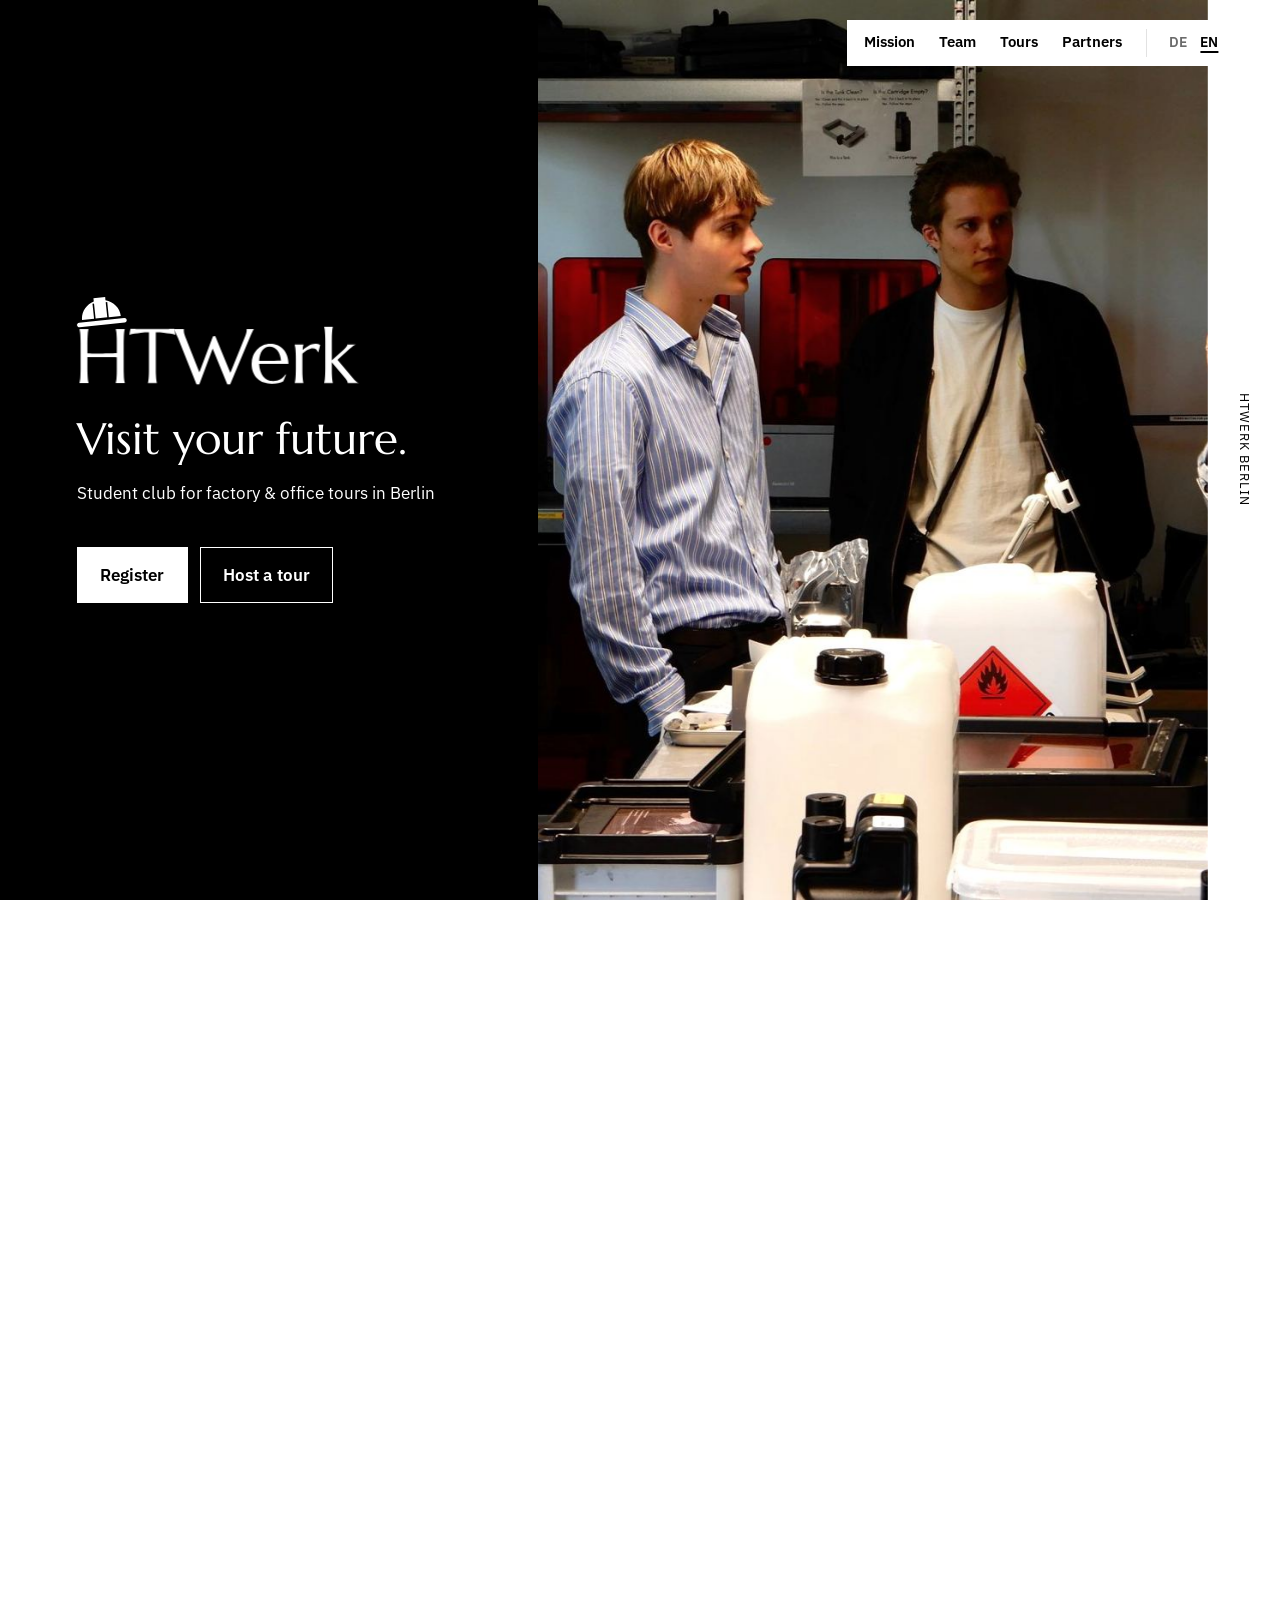
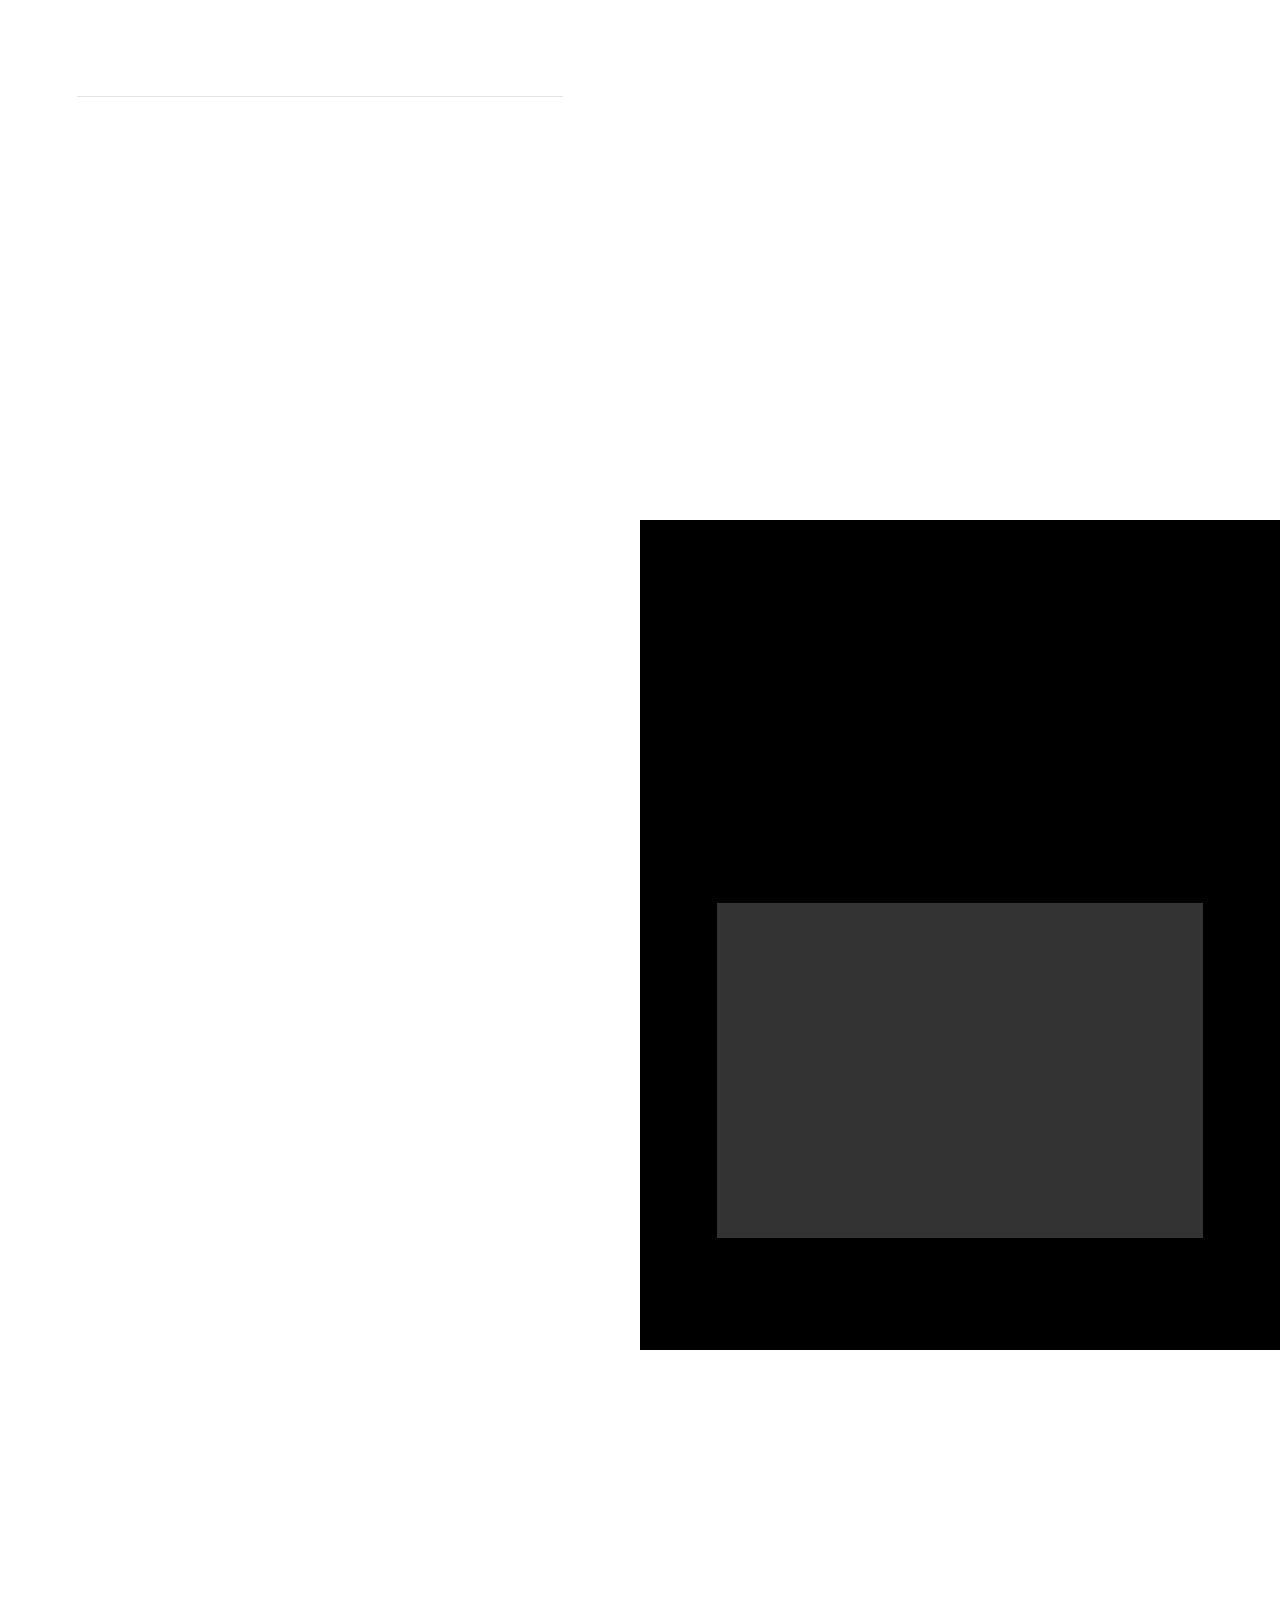
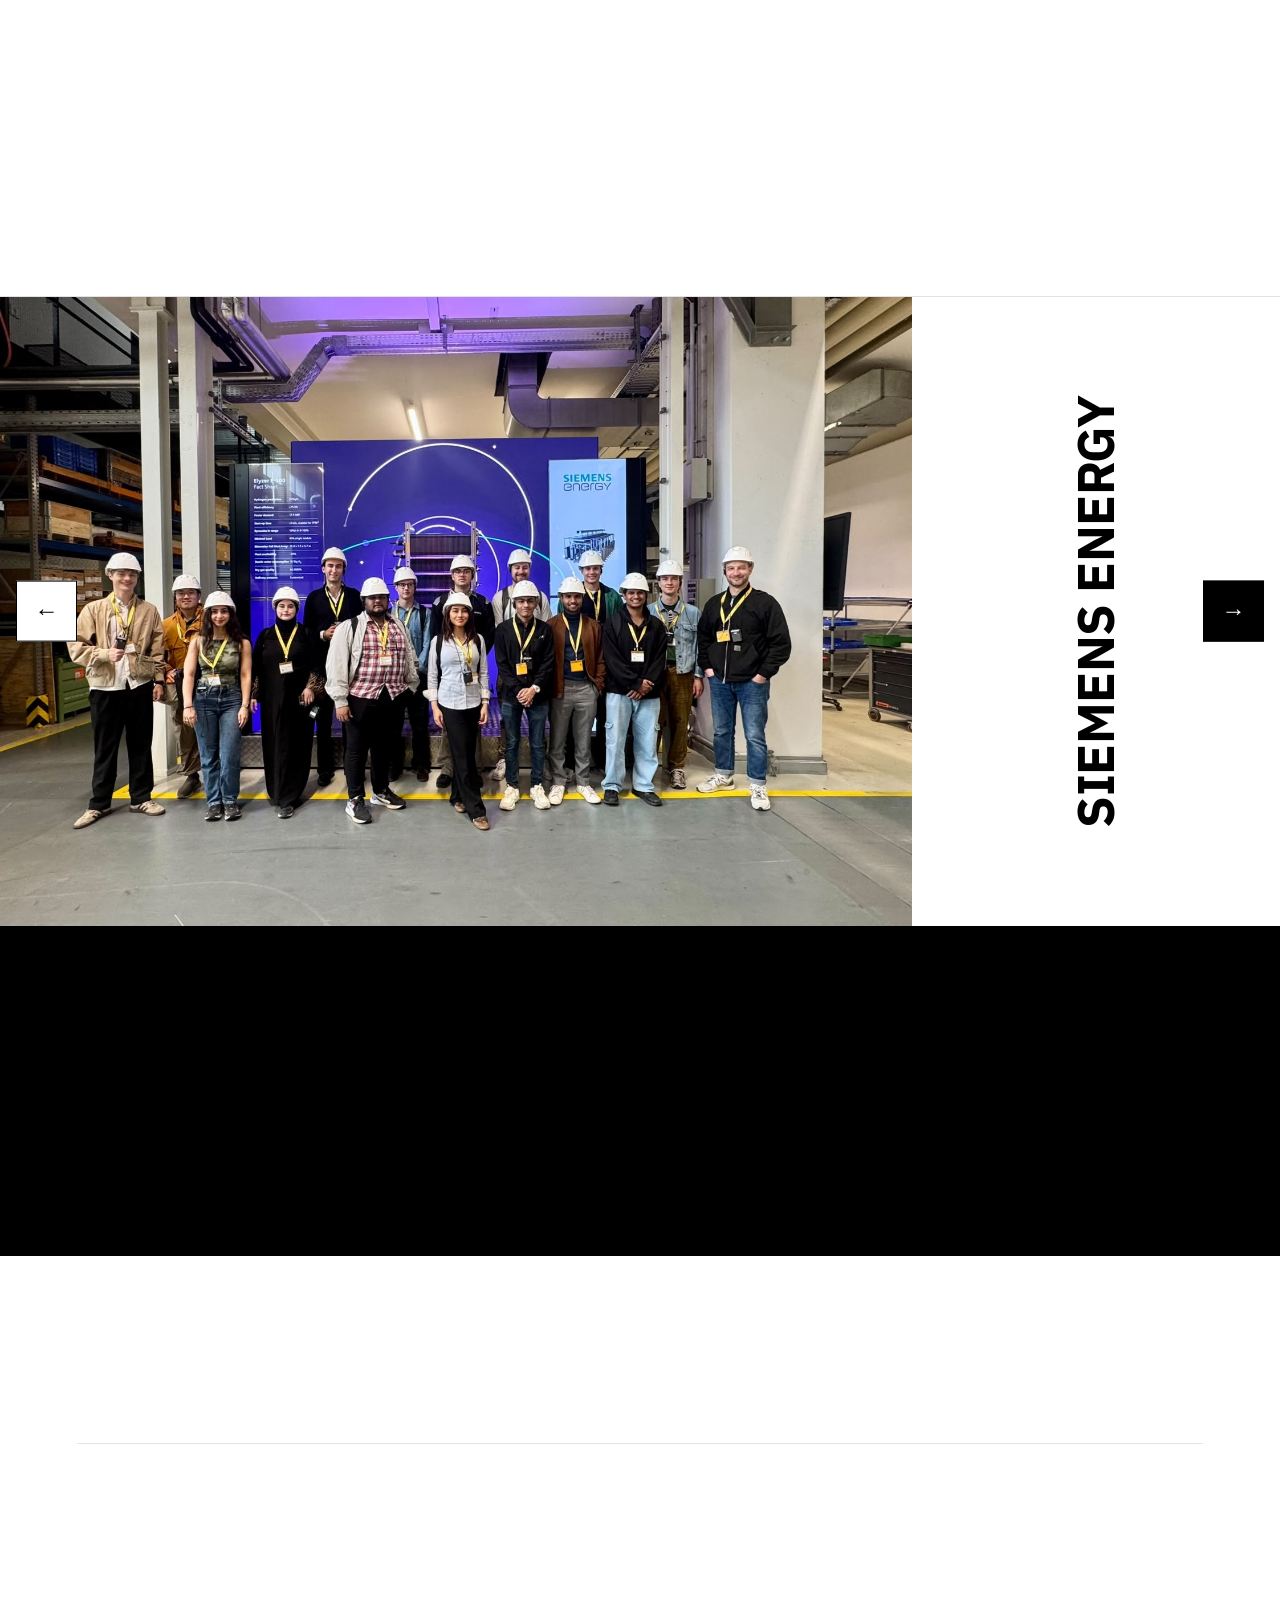
<file: index.html>
<!DOCTYPE html>
<html lang="en" data-title-en="HTWerk – Student club for factory &amp; office tours" data-title-de="HTWerk – Studentische Initiative für Werks- und Unternehmensbesuche">
<head>
<meta charset="utf-8">
<meta name="viewport" content="width=device-width, initial-scale=1">
<title>HTWerk – Student club for factory &amp; office tours</title>
<script>/* Seiten-Animation: nur mit JavaScript und ohne „reduzierte Bewegung“ werden Inhalte für das Einblenden versteckt */
if('IntersectionObserver' in window&&!matchMedia('(prefers-reduced-motion: reduce)').matches)document.documentElement.classList.add('anim')</script>
<script>
/* Sprache waehlen, bevor die Seite gezeichnet wird: ?lang= in der Adresse, sonst gespeicherte Wahl, sonst Browsersprache */
(function(){var l;try{l=localStorage.getItem('htwerk-lang')}catch(e){}var q=(location.search.match(/[?&]lang=(de|en)/)||[])[1];if(q)l=q;if(l!=='de'&&l!=='en')l=/^de/i.test(navigator.language||'')?'de':'en';document.documentElement.lang=l})();
</script>
<meta name="description" content="HTWerk connects Berlin's university students with leading companies in engineering, energy and manufacturing through curated factory and office tours.">
<link rel="canonical" href="https://htwerk.de/">
<link rel="alternate" hreflang="de" href="https://htwerk.de/?lang=de">
<link rel="alternate" hreflang="en" href="https://htwerk.de/?lang=en">
<link rel="alternate" hreflang="x-default" href="https://htwerk.de/">
<script type="application/ld+json">{"@context":"https://schema.org","@type":"Organization","name":"HTWerk","url":"https://htwerk.de/","logo":"https://htwerk.de/favicon.png","description":"Student initiative at HTW Berlin organising factory and office tours for Berlin university students.","sameAs":["https://www.linkedin.com/company/htwerk/"]}</script>
<link rel="icon" href="favicon.svg" type="image/svg+xml">
<link rel="icon" href="favicon.png" sizes="48x48" type="image/png">
<link rel="apple-touch-icon" href="apple-touch-icon.png">
<meta name="theme-color" content="#000000">
<meta property="og:type" content="website">
<meta property="og:site_name" content="HTWerk">
<meta property="og:title" content="HTWerk – Student club for factory &amp; office tours">
<meta property="og:description" content="HTWerk connects Berlin's university students with leading companies in engineering, energy and manufacturing through curated factory and office tours.">
<meta property="og:url" content="https://htwerk.de/">
<meta property="og:image" content="https://htwerk.de/images/og-image.jpg">
<meta property="og:image:width" content="1200">
<meta property="og:image:height" content="630">
<meta property="og:image:alt" content="HTWerk, student club for factory and office tours. Students talking with a Formlabs employee next to 3D-printing equipment.">
<meta name="twitter:card" content="summary_large_image">
<link rel="stylesheet" href="fonts/fonts.css">
<style>
:root{--black:#000;--white:#fff;--grey:#6B6B6B;--line:#E2E2E2}
*{box-sizing:border-box}
html{scroll-behavior:smooth}
body{margin:0;background:var(--white);color:var(--black);font:400 1.0625rem/1.6 "IBM Plex Sans","Helvetica Neue",Arial,sans-serif}
img{display:block;max-width:100%}
a{color:inherit}
:focus-visible{outline:3px solid currentColor;outline-offset:3px}
h1,h2,h3,.serif{font-family:"Marcellus","Optima",Georgia,serif;font-weight:400;letter-spacing:-.01em}
html[lang="en"] [lang="de"],html[lang="de"] [lang="en"]{display:none}
.inner{padding-left:clamp(1.25rem,6vw,6.5rem);padding-right:clamp(1.25rem,6vw,6.5rem)}
.vh{position:absolute;width:1px;height:1px;overflow:hidden;clip-path:inset(50%);white-space:nowrap}
.dark{background:var(--black);color:var(--white)}
h2{font-size:clamp(2.4rem,5vw,4.2rem);line-height:1.05;margin:0 0 2rem;max-width:18ch}

/* header */
header{position:absolute;top:0;left:0;right:0;z-index:5;display:flex;justify-content:flex-end;padding:1.25rem clamp(1.25rem,3vw,2.5rem)}
nav{display:flex;align-items:center;gap:1.5rem;background:var(--white);padding:.55rem 1.1rem}
nav a{text-decoration:none;font-weight:600;font-size:.92rem;white-space:nowrap}
nav a:hover{text-decoration:underline}
.langsw{display:flex;border-left:1px solid var(--line);padding-left:1rem;gap:.15rem}
.langsw button{font:inherit;font-weight:600;font-size:.85rem;background:none;border:0;padding:.2rem .35rem;cursor:pointer;color:var(--grey)}
.langsw button[aria-pressed="true"]{color:var(--black);text-decoration:underline;text-underline-offset:4px;text-decoration-thickness:2px}

/* buttons */
.btns{display:flex;gap:.75rem;flex-wrap:wrap}
.btn{display:inline-block;padding:.85rem 1.4rem;font-weight:600;text-decoration:none;border:1.5px solid currentColor}
.btn:hover{opacity:.75}
.dark .btn.solid{background:var(--white);color:var(--black);border-color:var(--white)}
.btn.solid{background:var(--black);color:var(--white);border-color:var(--black)}

/* section label: 01 Mission */
.label{display:flex;align-items:center;gap:.9rem;font:600 .82rem/1 "IBM Plex Sans",Arial,sans-serif;letter-spacing:.14em;text-transform:uppercase;color:var(--grey);margin:0 0 1.5rem}
.label::before{content:attr(data-n)}
.label::after{content:"";width:2.5rem;height:1px;background:currentColor;order:-1;display:none}
.dark .label{color:#A8A8A8}
.split{display:grid;grid-template-columns:1fr 1fr}
.split>.text{padding:7rem clamp(1.25rem,6vw,6.5rem);display:flex;flex-direction:column;justify-content:center}
.split>.photo{position:relative;min-height:24rem}
.split>.photo img{position:absolute;inset:0;width:100%;height:100%;object-fit:cover}
.lead{font-size:1.1rem;max-width:34rem;margin:0 0 1.2rem}

/* hero */
.hero{grid-template-columns:42% 1fr 4.5rem;min-height:100vh}
.hero h1{margin:0 0 2rem;line-height:0}
.hero h1 svg{display:block;width:clamp(12rem,22vw,24rem);height:auto;fill:currentColor}
.statement{font-family:"Marcellus",Georgia,serif;font-size:clamp(2rem,3.4vw,3.1rem);line-height:1.1;margin:0 0 1rem;max-width:15ch}
.claim{opacity:.75;margin:0 0 2.5rem;max-width:28rem}
.side{display:flex;align-items:center;justify-content:center;background:var(--white)}
.side span{writing-mode:vertical-rl;font-size:.8rem;letter-spacing:.08em;white-space:nowrap}

/* 01 mission: three pillars */
.pillars{list-style:none;padding:0;margin:1.5rem 0 0;max-width:34rem;border-top:1px solid var(--line)}
.pillars li{display:grid;grid-template-columns:3rem 1fr;gap:.2rem 1rem;padding:1.1rem 0;border-bottom:1px solid var(--line)}
.pillars .n{font:600 .82rem/1.9 "IBM Plex Sans",Arial,sans-serif;letter-spacing:.14em;color:var(--grey);grid-row:span 2}
.pillars strong{font-size:1.1rem}
.pillars .d{color:var(--grey)}

/* 02 team: numbered cards */
.cards{display:grid;grid-template-columns:repeat(3,1fr);gap:1px;background:#333;border:1px solid #333;max-width:40rem}
.card{background:var(--black);padding:1.4rem 1.3rem;min-height:9rem;display:flex;flex-direction:column;justify-content:flex-end;gap:1rem}
.card .n{font:600 .78rem/1 "IBM Plex Sans",Arial,sans-serif;letter-spacing:.14em;color:#A8A8A8}
.card .who{font-family:"Marcellus",Georgia,serif;font-size:1.55rem;line-height:1.15;display:block}
.card .role{font-size:.92rem;color:#C8C8C8}
.card.lead-card{flex-direction:row;align-items:flex-end;justify-content:flex-start;gap:1rem;grid-column:1/-1}
.card.lead-card img{width:5.5rem;height:6.5rem;object-fit:cover;object-position:top}
.card.lead-card>div{display:flex;flex-direction:column;gap:.35rem}

/* 03 tours */
.tours{padding-top:7rem}
.tours-head{display:grid;grid-template-columns:1fr 1fr;gap:3rem;align-items:end;margin-bottom:3rem}
.featured{border:1.5px solid var(--black);padding:2rem}
.featured .tag{font:600 .78rem/1 "IBM Plex Sans",Arial,sans-serif;letter-spacing:.14em;text-transform:uppercase;color:var(--grey);margin:0 0 .9rem}
.featured h3{font-size:clamp(1.6rem,2.4vw,2.1rem);line-height:1.15;margin:0 0 .8rem}
.featured p{margin:0 0 1.5rem;max-width:32rem}
.season{display:flex;justify-content:space-between;align-items:baseline;gap:1rem;flex-wrap:wrap;border-top:1px solid var(--line);padding-top:1.5rem;padding-bottom:1.5rem}
.season h3{font-size:clamp(1.8rem,3vw,2.6rem);margin:0}
.season p{margin:0;font-family:"Marcellus",Georgia,serif;font-size:1.3rem;color:var(--grey)}

/* slider (Bisherige Besuche) */
.visit{display:grid;grid-template-columns:1fr 23rem;border-top:1px solid var(--line);text-decoration:none;color:inherit}
.visit .photo{position:relative;min-height:22rem}
.visit .photo img{position:absolute;inset:0;width:100%;height:100%;object-fit:cover;transition:opacity .2s}
.visit .name{display:flex;align-items:center;justify-content:center;padding:2rem}
.visit .name div{writing-mode:vertical-rl;transform:rotate(180deg)}
.visit h3{font-family:"IBM Plex Sans",Arial,sans-serif;font-weight:700;font-size:clamp(2.2rem,4vw,3.4rem);line-height:1;margin:0;text-transform:uppercase}
.visit p{margin:0 1rem 0 0;color:var(--grey);font-size:.95rem;text-decoration:underline;text-underline-offset:3px}
.visit:hover .photo img,.visit:focus-visible .photo img{opacity:.82}
.slider{position:relative}
.track{display:flex;overflow-x:auto;scroll-snap-type:x mandatory;scrollbar-width:none;overscroll-behavior-x:contain}
.track::-webkit-scrollbar{display:none}
.track>.visit{flex:0 0 100%;scroll-snap-align:start;min-height:70vh}
.slider-nav{display:flex;align-items:center;justify-content:space-between;gap:1rem;padding-top:1.25rem;padding-bottom:1.25rem;border-top:1px solid var(--line)}
.slider-nav .count{font:600 .85rem/1 "IBM Plex Sans",Arial,sans-serif;letter-spacing:.14em;color:var(--grey)}
.slider-nav .arrows{display:flex;gap:.6rem}
.sbtn{width:3.2rem;height:3.2rem;display:flex;align-items:center;justify-content:center;border:1.5px solid var(--black);background:var(--white);color:var(--black);font-size:1.3rem;line-height:1;cursor:pointer}
.sbtn:hover{background:var(--black);color:var(--white)}
.dots{display:flex;gap:.5rem}
.dots button{width:.6rem;height:.6rem;border-radius:50%;border:1.5px solid var(--black);background:none;padding:0;cursor:pointer}
.dots button[aria-current="true"]{background:var(--black)}

/* 04 partners */
.partners{padding:0}
.names{display:grid;grid-template-columns:repeat(4,1fr);gap:1px;background:var(--line);border:1px solid var(--line);margin:0 0 4rem}
.names a{background:var(--white);display:flex;align-items:center;justify-content:center;min-height:8rem;padding:1rem;text-align:center;font:700 clamp(1rem,1.6vw,1.3rem)/1.2 "IBM Plex Sans",Arial,sans-serif;text-transform:uppercase;letter-spacing:.02em;text-decoration:none}
.names a:hover{background:#F5F5F5}
.call{display:grid;grid-template-columns:1fr 1fr;gap:3rem;padding:4.5rem clamp(1.25rem,6vw,6.5rem)}
.call .tag{font:600 .78rem/1 "IBM Plex Sans",Arial,sans-serif;letter-spacing:.14em;text-transform:uppercase;color:#A8A8A8;margin:0 0 1rem}
.call h3{font-size:clamp(1.9rem,3vw,2.8rem);line-height:1.1;margin:0}
.call p{margin:0 0 1.75rem;max-width:32rem;color:#DDD}
.process-link{display:inline-block;margin-top:1.25rem;font-weight:600}

/* footer */
footer{padding-top:5rem;padding-bottom:2.5rem}
.closing{font-family:"Marcellus",Georgia,serif;font-size:clamp(1.9rem,3.6vw,3.2rem);line-height:1.12;margin:0 0 3.5rem;max-width:20ch}
.foot{display:grid;grid-template-columns:repeat(3,1fr);gap:2rem;border-top:1px solid var(--line);padding-top:2rem;padding-bottom:2rem}
.foot h4{font:600 .78rem/1 "IBM Plex Sans",Arial,sans-serif;letter-spacing:.14em;text-transform:uppercase;color:var(--grey);margin:0 0 .8rem}
.foot p{margin:0 0 .3rem}
.foot a{overflow-wrap:anywhere}
.legal{display:flex;justify-content:space-between;align-items:center;flex-wrap:wrap;gap:1rem;border-top:1px solid var(--line);padding-top:1.5rem;font-size:.9rem;color:var(--grey)}
.legal a{margin-right:1.25rem}
.mark{display:flex;align-items:center;gap:.7rem}
.mark svg{height:2.3rem;width:auto;fill:var(--black)}

@media (max-width:52rem){
  nav{gap:1rem;padding:.5rem .8rem}
  nav a{font-size:.85rem}
  .split,.hero{grid-template-columns:1fr;min-height:auto}
  .hero .side{display:none}
  .split>.text{padding-top:4.5rem;padding-bottom:4.5rem}
  .hero>.text{padding-top:7rem}
  .split>.photo{min-height:60vw}
  .tours,.partners{padding-top:4.5rem}
  .tours-head,.call,.foot{grid-template-columns:1fr;gap:1.5rem}
  .names{grid-template-columns:1fr 1fr}
  .visit{grid-template-columns:1fr}
  .track>.visit{min-height:auto}
  .visit .photo{min-height:70vw}
  .visit .name{justify-content:flex-start;padding:1.5rem 1.25rem 2.5rem}
  .visit .name div{writing-mode:horizontal-tb;transform:none}
}
@media (max-width:34rem){.cards{grid-template-columns:1fr}.card{min-height:auto}nav{gap:.85rem}.langsw{padding-left:.75rem}}
@media (max-width:23.5rem){nav a:nth-child(2){display:none}}
@media (prefers-reduced-motion:no-preference){.track{scroll-behavior:smooth}}
@media (prefers-reduced-motion:reduce){html{scroll-behavior:auto}}

/* Pfeile mittig über dem Slider: weiter zur nächsten Tour */
.sarrow{position:absolute;top:50%;transform:translateY(-50%);z-index:2;width:3.8rem;height:3.8rem;font-size:1.5rem}
.sarrow.prev{left:1rem}
.sarrow.next{right:1rem;background:var(--black);color:var(--white)}
.sarrow.next:hover{background:var(--white);color:var(--black)}
@media (max-width:52rem){.sarrow{top:35vw;width:3.2rem;height:3.2rem;font-size:1.3rem}.sarrow.prev{left:.6rem}.sarrow.next{right:.6rem}}
/* Logo-Animation (Helm): Startseite Helm landet auf dem H, Kopfzeile Helm lüpfen bei Hover, Fußzeile Helm wippt beim Reinscrollen */
.logo .helm{transform-box:view-box}
.hero h1 svg,.brand svg,.mark svg{overflow:visible}
.hero h1 .l{animation:lg-rise .7s cubic-bezier(.22,1,.36,1) both}
.hero h1 .l1{animation-delay:.05s}.hero h1 .l2{animation-delay:.12s}.hero h1 .l3{animation-delay:.19s}
.hero h1 .l4{animation-delay:.26s}.hero h1 .l5{animation-delay:.33s}.hero h1 .l6{animation-delay:.4s}
.hero h1 .helm{transform-origin:423px 437px;animation:lg-drop 1.3s .55s both}
.brand .helm{transform-origin:30px 480px;transition:transform .45s cubic-bezier(.34,1.56,.64,1)}
.brand:hover .helm,.brand:focus-visible .helm{transform:translateY(-140px) rotate(-18deg)}
.mark .helm{transform-origin:749px 706px}
.mark.is-in .helm{animation:lg-bob 1.1s .2s both}
@keyframes lg-rise{from{transform:translateY(320px);opacity:0}to{transform:none;opacity:1}}
@keyframes lg-drop{
  0%{transform:translateY(-1500px) rotate(-14deg);opacity:0;animation-timing-function:cubic-bezier(.5,0,.75,.35)}
  10%{opacity:1}
  45%{transform:translateY(0) rotate(0);animation-timing-function:ease-out}
  57%{transform:translateY(-50px) rotate(4deg);animation-timing-function:ease-in-out}
  71%{transform:translateY(0) rotate(-2deg)}
  85%{transform:rotate(.8deg)}
  100%{transform:none;opacity:1}}
@keyframes lg-bob{
  0%{transform:none;animation-timing-function:cubic-bezier(.2,.8,.3,1)}
  35%{transform:translateY(-420px) rotate(-10deg);animation-timing-function:cubic-bezier(.6,0,.9,.5)}
  62%{transform:none;animation-timing-function:ease-out}
  74%{transform:translateY(-60px) rotate(3deg);animation-timing-function:ease-in}
  86%,100%{transform:none}}
@media (prefers-reduced-motion:reduce){.hero h1 .l,.hero h1 .helm,.mark.is-in .helm{animation:none}.brand .helm{transition:none}}
/* Seiten-Animation: Titel nacheinander, Fotos öffnen sich wie ein Rolltor (von unten nach oben), Inhalte steigen beim Scrollen auf */
@keyframes pa-up{from{opacity:0;transform:translateY(26px)}to{opacity:1;transform:none}}
@keyframes pa-fade{from{opacity:0}to{opacity:1}}
@keyframes pa-down{from{opacity:0;transform:translateY(-14px)}to{opacity:1;transform:none}}
@keyframes pa-shutter{from{clip-path:inset(100% 0 0 0)}to{clip-path:inset(0 0 0 0)}}
@keyframes pa-zoom{from{transform:scale(1.14)}to{transform:none}}
@media (prefers-reduced-motion:no-preference){
  header nav{animation:pa-down .7s cubic-bezier(.22,1,.36,1) .2s both}
  .hero>.photo{overflow:hidden;animation:pa-shutter 1.25s cubic-bezier(.77,0,.18,1) .15s both}
  .hero>.photo img{animation:pa-zoom 2.6s cubic-bezier(.22,1,.36,1) .15s both}
  .hero>.side span{animation:pa-fade 1s ease 1.3s both}
  .hero>.text>:not(h1){animation:pa-up .8s cubic-bezier(.22,1,.36,1) both}
  .hero.co>.text>h1{animation:pa-up .8s cubic-bezier(.22,1,.36,1) .15s both}
  .hero>.text>:nth-child(2){animation-delay:.95s}
  .hero>.text>:nth-child(3){animation-delay:1.1s}
  .hero>.text>:nth-child(4){animation-delay:1.25s}
  .hero>.text>:nth-child(5){animation-delay:1.4s}
  .hero.co>.text>:nth-child(2){animation-delay:.3s}
  .hero.co>.text>:nth-child(3){animation-delay:.45s}
  .hero.co>.text>:nth-child(4){animation-delay:.6s}
  .hero.co>.text>:nth-child(5){animation-delay:.75s}
}
html.anim .rv{opacity:0;transform:translateY(28px);transition:opacity .8s cubic-bezier(.22,1,.36,1) var(--d,0s),transform .8s cubic-bezier(.22,1,.36,1) var(--d,0s)}
html.anim .rv.from-top{transform:translateY(-28px)}
html.anim .rv.in{opacity:1;transform:none}
html.anim .rv-photo{overflow:hidden}
html.anim .rv-photo img{clip-path:inset(100% 0 0 0);transform:scale(1.12);transform-origin:50% 100%;transition:clip-path 1.15s cubic-bezier(.77,0,.18,1) var(--d,0s),transform 1.9s cubic-bezier(.22,1,.36,1) var(--d,0s)}
html.anim .rv-photo.from-top img{clip-path:inset(0 0 100% 0);transform-origin:50% 0}
html.anim .rv-photo.in img{clip-path:inset(0 0 0 0);transform:none}
/* Buttons füllen sich beim Hover von links, Navigation mit wachsender Unterstreichung */
.btn{transition:box-shadow .38s cubic-bezier(.65,0,.35,1),color .38s cubic-bezier(.65,0,.35,1),transform .25s ease}
.btn:not(.solid):hover{opacity:1;box-shadow:inset 22rem 0 0 0 var(--black);color:var(--white)}
.dark .btn:not(.solid):hover{box-shadow:inset 22rem 0 0 0 var(--white);color:var(--black)}
.btn.solid:hover{opacity:1;transform:translateY(-2px)}
nav a{background:linear-gradient(currentColor,currentColor) 0 100%/0 2px no-repeat;padding-bottom:2px;transition:background-size .3s cubic-bezier(.65,0,.35,1)}
nav a:hover{text-decoration:none;background-size:100% 2px}
.sbtn{transition:background-color .25s,color .25s}
@media (prefers-reduced-motion:reduce){.btn,nav a,.sbtn{transition:none}.btn.solid:hover{transform:none}}
</style>
</head>
<body>

<header>
  <nav aria-label="Main">
    <a href="#mission">Mission</a>
    <a href="#team">Team</a>
    <a href="#touren"><span lang="en">Tours</span><span lang="de">Touren</span></a>
    <a href="#partner"><span lang="en">Partners</span><span lang="de">Partner</span></a>
    <span class="langsw" role="group" aria-label="Language / Sprache">
      <button type="button" data-setlang="de">DE</button><button type="button" data-setlang="en">EN</button>
    </span>
  </nav>
</header>

<main>
  <!-- Aufbau nach dem Vorbild von brisa-robotics.de: Titel, 01 Mission, 02 Team, 03 Touren, 04 Partner, Fußzeile mit Kontakt -->
  <section class="split hero">
    <div class="text dark">
      <h1><span class="vh">HTWerk</span><svg class="logo" viewBox="0 0 4799 1487" aria-hidden="true" focusable="false"><path class="l l1" d="M678 1027 c-17 -1 -38 -1 -64 -1 c-25 -1 -53 -1 -83 -1 c-31 -1 -62 -1 -95 -1 c-32 -1 -64 -1 -96 -1 c-31 0 -61 0 -89 0 c-28 1 -53 1 -74 2 v191 c0 36 1 68 2 95 c1 27 2 51 4 70 c1 20 3 36 6 50 c2 13 4 24 7 33 v3 h-154 v-3 c3 -9 5 -20 7 -33 c3 -14 5 -30 7 -50 c1 -19 3 -43 3 -70 c1 -27 2 -59 2 -95 v-418 c0 -36 -1 -68 -2 -95 c0 -27 -2 -51 -3 -71 c-2 -20 -4 -36 -7 -49 c-2 -14 -4 -25 -7 -34 v-2 h154 v2 c-3 9 -5 20 -7 34 c-3 13 -5 29 -6 49 c-2 20 -3 44 -4 71 c-1 27 -2 59 -2 95 v164 c23 1 48 2 76 2 c28 0 58 0 89 0 c30 0 62 -1 94 -1 c32 0 62 -1 92 -2 c30 0 58 -1 83 -2 c26 -1 49 -2 67 -2 v-159 c0 -36 0 -68 -1 -95 c-1 -27 -2 -51 -4 -71 c-1 -20 -3 -36 -6 -49 c-2 -14 -5 -25 -7 -34 v-2 h154 v2 c-3 9 -5 20 -8 34 c-2 13 -4 29 -6 49 c-1 20 -3 44 -3 71 c-1 27 -2 59 -2 95 v418 c0 36 1 68 2 95 c0 27 2 51 3 70 c2 20 4 36 6 50 c3 13 5 24 8 33 v3 h-154 v-3 c2 -9 5 -20 7 -33 c3 -14 5 -30 6 -50 c2 -19 3 -43 4 -70 c1 -27 1 -59 1 -95 Z "/><path class="l l2" d="M1226 603 c-50 0 -96 2 -137 7 c-40 4 -75 9 -105 14 c-34 7 -65 14 -92 21 l19 -103 c5 0 13 0 23 1 c10 0 22 1 34 1 c13 1 26 1 40 1 c14 0 27 0 40 1 c12 0 23 0 33 0 c9 1 16 1 21 1 h366 c4 0 11 0 21 -1 c9 0 20 0 33 0 c12 -1 25 -1 39 -1 c14 0 27 0 40 -1 c13 0 24 -1 34 -1 c11 -1 18 -1 23 -1 l19 103 c-27 -7 -58 -14 -92 -21 c-30 -5 -65 -10 -106 -14 c-40 -5 -86 -7 -136 -7 v613 c0 36 0 68 1 95 c2 27 3 51 4 70 c2 20 4 36 6 50 c2 13 5 24 7 33 v3 h-153 v-3 c3 -9 5 -20 7 -33 c2 -14 4 -30 6 -50 c2 -19 3 -43 4 -70 c1 -27 1 -59 1 -95 Z "/><path class="l l3" d="M2356 668 l257 623 l249 -612 c10 -25 17 -46 22 -64 c5 -17 7 -32 7 -45 c0 -3 0 -7 0 -11 c-1 -5 -1 -8 -2 -10 v-2 h127 v2 c-9 10 -18 25 -28 45 c-10 21 -22 46 -35 76 l-343 817 h-49 l-249 -606 l-228 606 h-48 l-314 -785 c-8 -18 -16 -36 -24 -53 c-8 -17 -15 -33 -22 -47 c-7 -13 -14 -25 -19 -34 c-6 -10 -10 -16 -13 -19 v-2 h178 v2 c-1 5 -2 9 -2 11 c0 3 0 6 0 9 c0 15 2 30 5 46 c4 17 10 36 19 59 l241 610 l231 -614 Z "/><path class="l l4" d="M3317 1478 c-48 0 -92 -7 -134 -22 c-41 -15 -77 -37 -108 -66 c-31 -29 -55 -65 -73 -107 c-17 -43 -26 -91 -26 -146 c0 -48 8 -93 24 -135 c16 -41 39 -77 67 -107 c29 -30 63 -54 101 -71 c38 -17 79 -26 124 -26 c44 0 85 8 122 23 c38 15 71 37 98 66 c28 29 50 65 66 107 c16 43 24 91 26 145 c-49 0 -97 -1 -145 -1 c-49 -1 -99 -1 -151 -1 c-37 0 -73 0 -109 1 c-35 0 -67 1 -95 1 c3 45 9 85 21 121 c11 36 27 67 47 92 c20 26 44 45 72 59 c29 14 61 20 97 20 c24 0 48 -3 70 -8 c22 -6 42 -14 60 -24 c18 -11 34 -23 48 -37 c14 -14 26 -29 36 -45 l8 4 l-48 114 c-23 12 -50 22 -83 31 c-32 8 -70 12 -115 12 Z M3232 1087 c42 0 85 0 128 0 c43 -1 82 -1 117 -3 c-4 -37 -11 -70 -21 -100 c-11 -29 -25 -54 -42 -75 c-16 -20 -36 -36 -59 -47 c-22 -11 -47 -17 -75 -17 c-24 0 -47 5 -68 16 c-21 11 -39 27 -54 47 c-16 21 -28 46 -37 76 c-10 30 -15 63 -17 102 c19 0 40 1 61 1 c21 0 44 0 67 0 Z "/><path class="l l5" d="M3729 1061 c0 -37 -1 -69 -2 -96 c-1 -27 -2 -50 -4 -70 c-1 -20 -3 -36 -6 -49 c-2 -14 -5 -25 -7 -34 v-2 h148 v2 c-3 10 -6 22 -9 36 c-2 14 -4 32 -5 55 c16 -14 32 -27 49 -39 c18 -13 35 -25 53 -34 c18 -10 36 -18 55 -24 c18 -6 37 -9 56 -9 c12 0 22 0 30 1 c9 2 16 3 23 5 c7 2 13 4 19 6 c5 3 11 5 16 7 l-32 123 l-10 -3 c-6 -19 -15 -34 -29 -45 c-14 -11 -34 -17 -58 -17 c-13 0 -27 2 -42 7 c-14 5 -29 11 -44 19 c-15 9 -30 18 -45 29 c-15 11 -29 23 -44 35 c0 12 -1 26 -1 40 c0 15 0 30 0 46 v166 c0 36 1 68 1 95 c1 27 3 51 4 70 c2 20 4 36 6 50 c2 13 5 24 7 33 v3 h-148 v-3 c2 -9 5 -20 7 -33 c3 -14 5 -30 6 -50 c2 -19 3 -43 4 -70 c1 -27 2 -59 2 -95 Z "/><path class="l l6" d="M4231 758 c0 -36 -1 -68 -2 -95 c-1 -27 -2 -50 -4 -70 c-1 -20 -3 -36 -6 -50 c-2 -13 -4 -24 -7 -33 v-2 h148 v2 c-2 9 -5 20 -7 33 c-2 14 -4 30 -6 50 c-1 20 -3 43 -4 70 c0 27 -1 59 -1 95 v320 l210 -188 c37 -32 55 -59 55 -80 h149 v2 c-11 4 -22 8 -32 13 c-10 6 -20 12 -30 19 c-10 8 -20 16 -31 25 c-11 9 -23 20 -36 31 l-188 171 l258 305 c8 10 16 19 25 29 c9 9 18 18 27 26 c9 8 18 16 26 22 c9 6 17 9 24 11 v3 h-186 c0 -11 -3 -23 -9 -35 c-6 -12 -16 -27 -31 -46 l-231 -274 v104 c0 36 1 68 1 95 c1 27 3 51 4 70 c2 20 4 36 6 50 c2 13 5 24 7 33 v3 h-148 v-3 c3 -9 5 -20 7 -33 c3 -14 5 -30 6 -50 c2 -19 3 -43 4 -70 c1 -27 2 -59 2 -95 Z "/><path class="helm" d="M745 323 l-204 21 l-27 -257 l-26 3 l27 257 l-199 21 l-27 -258 l-26 3 l27 258 l-205 21 c-14 -137 70 -264 200 -317 l-6 -54 l200 -21 l5 54 c138 25 247 131 261 269 Z M36 437 l767 -80 c22 -3 42 13 44 35 c3 22 -13 42 -35 44 l-768 81 c-22 2 -41 -14 -44 -36 c-2 -22 14 -41 36 -44 Z"/></svg></h1>
      <p class="statement"><span lang="en">Visit your future.</span><span lang="de">Besichtige deine Zukunft.</span></p>
      <p class="claim"><span lang="en">Student club for factory &amp; office tours in Berlin</span><span lang="de">Studentische Initiative für Werks- und Unternehmensbesuche in Berlin</span></p>
      <div class="btns">
        <a class="btn solid" href="#signup"><span lang="en">Register</span><span lang="de">Anmelden</span></a>
        <a class="btn" href="#partner"><span lang="en">Host a tour</span><span lang="de">Tour ausrichten</span></a>
      </div>
    </div>
    <div class="photo"><img fetchpriority="high" src="images/hero-formlabs.jpg" data-alt-de="Studierende im Gespräch mit einem Formlabs-Mitarbeiter neben 3D-Druckern" alt="Students talking with a Formlabs employee next to 3D-printing equipment"></div>
    <div class="side" aria-hidden="true"><span>HTWERK BERLIN</span></div>
  </section>

  <!-- 01 Mission -->
  <section class="split" id="mission">
    <div class="text" id="about">
      <p class="label" data-n="01"><span lang="en">Mission</span><span lang="de">Mission</span></p>
      <h2><span lang="en">Bringing students to where engineering happens.</span><span lang="de">Studierende dorthin bringen, wo Technik entsteht.</span></h2>
      <p class="lead"><span lang="en">Students spend years learning theory but rarely get to see inside the companies they want to work for.</span><span lang="de">Studierende lernen jahrelang Theorie, sehen die Unternehmen, für die sie später arbeiten wollen, aber selten von innen.</span></p>
      <p class="lead"><span lang="en">HTWerk closes that gap. We bring Berlin’s students to leading companies in engineering, energy and manufacturing, on tours that go beyond the standard campus recruiting pitch.</span><span lang="de">HTWerk schließt diese Lücke. Wir bringen Berliner Studierende zu führenden Unternehmen aus Technik, Energie und Fertigung, mit Touren, die über den üblichen Recruiting-Vortrag hinausgehen.</span></p>
      <p class="lead"><strong><span lang="en">Founded by students, for students.</span><span lang="de">Von Studierenden gegründet, für Studierende.</span></strong></p>
      <ol class="pillars">
        <li><span class="n">01</span><strong><span lang="en">See</span><span lang="de">Sehen</span></strong><span class="d"><span lang="en">Factories and offices from the inside, not just slides in a lecture hall.</span><span lang="de">Werke und Büros von innen, nicht nur Folien im Hörsaal.</span></span></li>
        <li><span class="n">02</span><strong><span lang="en">Ask</span><span lang="de">Fragen</span></strong><span class="d"><span lang="en">Conversations with the people who work there.</span><span lang="de">Gespräche mit den Menschen, die dort arbeiten.</span></span></li>
        <li><span class="n">03</span><strong><span lang="en">Connect</span><span lang="de">Vernetzen</span></strong><span class="d"><span lang="en">Contacts for internships, student jobs and first jobs.</span><span lang="de">Kontakte für Praktikum, Werkstudentenjob und Berufseinstieg.</span></span></li>
      </ol>
    </div>
    <div class="photo"><img loading="lazy" decoding="async" src="images/about-team.jpg" data-alt-de="Studierende stehen bei einem Unternehmensbesuch um einen Laptop" alt="Students gathered around a laptop during a company visit"></div>
  </section>

  <!-- 02 Team -->
  <section class="split" id="team">
    <div class="photo"><img loading="lazy" decoding="async" src="images/core-team.jpg" data-alt-de="Studierende und Gastgeber im Gespräch in einem Pausenraum" alt="Students and hosts talking in a dimly lit company break room"></div>
    <div class="text dark">
      <p class="label" data-n="02"><span lang="en">Team</span><span lang="de">Team</span></p>
      <h2><span lang="en">Founded by students, for students.</span><span lang="de">Von Studierenden für Studierende.</span></h2>
      <div class="cards">
        <div class="card lead-card"><img loading="lazy" decoding="async" src="images/founder.jpg" data-alt-de="Porträt von Linus Rüsseler" alt="Portrait of Linus Rüsseler"><div><span class="who">Linus Rüsseler</span><span class="role"><span lang="en">Founder, partnership management</span><span lang="de">Gründer, Partnermanagement</span></span></div></div>
        <div class="card"><div><span class="who">Timo Bange</span><span class="role"><span lang="en">Events &amp; outreach</span><span lang="de">Events &amp; Outreach</span></span></div></div>
        <div class="card"><div><span class="who">Stefanie Delarmente</span><span class="role"><span lang="en">Community management</span><span lang="de">Community-Management</span></span></div></div>
        <div class="card"><div><span class="who">Ren Nakamura</span><span class="role"><span lang="en">Photography and graphic design</span><span lang="de">Fotografie und Grafikdesign</span></span></div></div>
      </div>
    </div>
  </section>

  <!-- 03 Touren -->
  <section class="tours" id="touren">
    <div class="inner">
      <div class="tours-head">
        <div>
          <p class="label" data-n="03"><span lang="en">Tours</span><span lang="de">Touren</span></p>
          <h2 style="margin:0"><span lang="en">On the calendar</span><span lang="de">Auf dem Programm</span></h2>
        </div>
        <div class="featured" id="signup">
          <p class="tag"><span lang="en">Next tour</span><span lang="de">Nächste Tour</span></p>
          <h3><span lang="en">Join the next tour</span><span lang="de">Sei bei der nächsten Tour dabei</span></h3>
          <p><span lang="en">Upcoming tours with dates and places are listed on Luma, where you register.</span><span lang="de">Kommende Touren mit Termin und freien Plätzen stehen auf Luma, dort meldest du dich an.</span></p>
          <div class="btns">
            <!-- Link zur Anmeldung (Luma). Das ist die einzige Stelle: alle anderen "Join the next tour"-Buttons fuehren hierher. -->
            <a class="btn solid" href="https://luma.com/user/LinusRuesseler"><span lang="en">Register on Luma</span><span lang="de">Auf Luma anmelden</span></a>
            <a class="btn" href="https://www.linkedin.com/company/htwerk/"><span lang="en">Follow on LinkedIn</span><span lang="de">Auf LinkedIn folgen</span></a>
          </div>
        </div>
      </div>
    </div>
    <div class="season inner" id="visits">
      <h3><span lang="en">Past tours</span><span lang="de">Bisherige Touren</span></h3>
    </div>
    <!-- Bisherige Besuche als Slider. Neue Tour: weiteren <div class="visit"> in .track einfügen, die Pfeile laufen von selbst. -->
    <div class="slider" role="region" aria-roledescription="carousel" aria-label="Past tours / Bisherige Touren">
    <div class="track" tabindex="0">
      <div class="visit">
      <div class="photo"><img loading="lazy" decoding="async" src="images/siemens-energy.jpg" data-alt-de="Studierende mit Schutzhelmen vor einem Elektrolyseur bei Siemens Energy" alt="Students in hard hats in front of an electrolyzer at Siemens Energy"></div>
      <div class="name"><div><h3>Siemens Energy</h3></div></div>
    </div>
      <div class="visit">
      <div class="photo"><img loading="lazy" decoding="async" src="images/formlabs.jpg" data-alt-de="Gruppenfoto der Studierenden mit dem Formlabs-Team" alt="Group photo of students with the Formlabs team"></div>
      <div class="name"><div><h3>Formlabs</h3></div></div>
    </div>
      <div class="visit">
      <div class="photo"><img loading="lazy" decoding="async" src="images/bmw-tour.jpg" data-alt-de="Ein Guide spricht vor der Backsteinwand mit „Make Life a Ride“ im BMW Motorrad Werk Berlin zu Studierenden in Besucherwesten" alt="Guide addressing students in visitor vests in front of the Make Life a Ride brick wall at BMW Motorrad Berlin"></div>
      <div class="name"><div><h3>BMW Motorrad</h3></div></div>
    </div>
      <div class="visit">
      <div class="photo"><img loading="lazy" decoding="async" src="images/1komma5.jpg" data-alt-de="Gruppenfoto der Studierenden bei 1KOMMA5°" alt="Group photo of students at 1KOMMA5°"></div>
      <div class="name"><div><h3>1KOMMA5°</h3></div></div>
    </div>
    </div>
    <button type="button" class="sbtn sarrow prev" data-dir="-1"><span aria-hidden="true">←</span><span class="vh"><span lang="en">Previous tour</span><span lang="de">Vorherige Tour</span></span></button>
    <button type="button" class="sbtn sarrow next" data-dir="1"><span aria-hidden="true">→</span><span class="vh"><span lang="en">Next tour</span><span lang="de">Nächste Tour</span></span></button>
    </div>
  </section>

  <!-- 04 Partner -->
  <section class="partners" id="partner">
    <div class="call dark" id="host">
      <div>
        <p class="label" data-n="04"><span lang="en">Partners</span><span lang="de">Partner</span></p>
        <h3><span lang="en">Show students your company.</span><span lang="de">Zeigen Sie Studierenden Ihr Unternehmen.</span></h3>
      </div>
      <div>
        <p><span lang="en">You lead the tour, we put the group together and handle the logistics.</span><span lang="de">Sie führen durch Ihr Werk oder Büro, wir stellen die Gruppe zusammen und übernehmen die Organisation.</span></p>
        <div class="btns">
          <a class="btn solid" lang="en" href="mailto:linus@htwerk.de?subject=Tour%20request">Request a tour</a><a class="btn solid" lang="de" href="mailto:linus@htwerk.de?subject=Tour-Anfrage">Tour anfragen</a>
        </div>
        <a class="process-link" href="unternehmen.html"><span lang="en">Learn more about the process →</span><span lang="de">Mehr zum Ablauf einer Tour →</span></a>
      </div>
    </div>
  </section>
</main>

<footer class="inner" id="contact">
  <p class="closing"><span lang="en">See you at the next tour.</span><span lang="de">Wir sehen uns bei der nächsten Tour.</span></p>
  <div class="foot">
    <div><h4><span lang="en">Contact</span><span lang="de">Kontakt</span></h4><p><a href="mailto:linus@htwerk.de">linus@htwerk.de</a></p></div>
    <div><h4><span lang="en">Follow</span><span lang="de">Folgen</span></h4><p><a href="https://www.linkedin.com/company/htwerk/">LinkedIn</a></p><p><a href="https://luma.com/user/LinusRuesseler">Luma</a></p></div>
    <div><h4><span lang="en">Companies</span><span lang="de">Unternehmen</span></h4><p><a href="unternehmen.html"><span lang="en">Host a tour</span><span lang="de">Tour ausrichten</span></a></p></div>
  </div>
  <div class="legal">
    <div><a href="impressum.html"><span lang="en">Legal notice</span><span lang="de">Impressum</span></a><a href="datenschutz.html"><span lang="en">Privacy policy</span><span lang="de">Datenschutz</span></a></div>
    <div class="mark"><svg class="logo" viewBox="0 0 1498 2566" aria-hidden="true" focusable="false"><path d="M1216 1753 c-31 -1 -71 -2 -118 -2 c-48 -1 -99 -1 -155 -2 c-56 -1 -114 -1 -174 -2 c-61 0 -120 -1 -177 -1 c-58 0 -113 0 -165 1 c-52 0 -98 2 -137 3 v352 c0 67 1 126 3 176 c2 51 5 94 7 130 c3 37 7 67 11 91 c4 25 9 45 14 62 v5 h-285 v-5 c5 -17 10 -37 14 -62 c4 -24 8 -54 11 -91 c3 -36 6 -79 7 -130 c2 -50 3 -109 3 -176 v-771 c0 -68 -1 -126 -3 -176 c-1 -51 -4 -94 -7 -131 c-3 -37 -7 -67 -11 -92 c-4 -24 -9 -45 -14 -61 v-5 h285 v5 c-5 16 -10 37 -14 61 c-4 25 -8 55 -11 92 c-2 37 -5 80 -7 131 c-2 50 -3 108 -3 176 v303 c41 2 88 3 140 3 c52 0 107 0 164 0 c57 0 115 -1 174 -2 c58 -1 115 -2 170 -3 c55 -1 107 -2 154 -4 c48 -1 89 -3 124 -5 v-292 c0 -68 -1 -126 -3 -176 c-2 -51 -4 -94 -7 -131 c-3 -37 -6 -67 -10 -92 c-5 -24 -9 -45 -14 -61 v-5 h284 v5 c-4 16 -9 37 -13 61 c-5 25 -8 55 -11 92 c-4 37 -6 80 -8 131 c-1 50 -2 108 -2 176 v771 c0 67 1 126 2 176 c2 51 4 94 8 130 c3 37 6 67 11 91 c4 25 9 45 13 62 v5 h-284 v-5 c5 -17 9 -37 14 -62 c4 -24 7 -54 10 -91 c3 -36 5 -79 7 -130 c2 -50 3 -109 3 -176 Z "/><path class="helm" d="M1351 562 l-400 42 l-54 -517 l-26 3 l54 517 l-369 39 l-54 -518 l-26 3 l55 518 l-400 42 c-27 -254 129 -487 369 -586 l-7 -66 l368 -39 l7 66 c255 47 456 243 483 496 Z M36 741 l1418 -149 c22 -3 42 13 44 35 c2 22 -14 42 -35 44 l-1419 149 c-22 3 -41 -13 -44 -35 c-2 -22 14 -42 36 -44 Z"/></svg>© 2026 HTWerk</div>
  </div>
</footer>
<script>
/* Slider "Bisherige Besuche": Pfeile, Punkte und Zähler. Ohne JavaScript lässt sich der Streifen trotzdem wischen. */
document.querySelectorAll('.slider').forEach(function(s){
  var t=s.querySelector('.track'),n=t.children.length,c=s.querySelector('.count'),d=s.querySelectorAll('.dots button');
  var idx=0,busy=0;
  function show(i){idx=i;if(c)c.textContent=(i+1)+' / '+n;d.forEach(function(b,k){b.setAttribute('aria-current',String(k===i))})}
  function go(i){i=(i+n)%n;busy=Date.now();show(i);t.scrollTo({left:i*t.clientWidth})}
  s.querySelectorAll('.sbtn').forEach(function(b){b.addEventListener('click',function(){go(idx+Number(b.getAttribute('data-dir')))})});
  d.forEach(function(b,k){b.addEventListener('click',function(){go(k)})});
  /* Beim Wischen den Zähler nachziehen, aber nicht während eines Klicks */
  t.addEventListener('scroll',function(){clearTimeout(t._u);t._u=setTimeout(function(){if(Date.now()-busy>900)show(Math.round(t.scrollLeft/t.clientWidth))},80)},{passive:true});
  t.addEventListener('keydown',function(e){if(e.key==='ArrowRight'){e.preventDefault();go(idx+1)}if(e.key==='ArrowLeft'){e.preventDefault();go(idx-1)}});
  window.addEventListener('resize',function(){t.scrollTo({left:idx*t.clientWidth,behavior:'auto'})});
  show(0);
});
</script>
<script>
/* Sprachumschalter DE/EN */
(function(){
  var d=document.documentElement;
  function set(l,save){
    d.lang=l;
    if(save){try{localStorage.setItem('htwerk-lang',l)}catch(e){}}
    var t=d.getAttribute('data-title-'+l); if(t) document.title=t;
    document.querySelectorAll('[data-setlang]').forEach(function(b){b.setAttribute('aria-pressed',String(b.getAttribute('data-setlang')===l))});
    document.querySelectorAll('img[data-alt-de]').forEach(function(i){
      if(!i.hasAttribute('data-alt-en')) i.setAttribute('data-alt-en',i.alt);
      i.alt=i.getAttribute('data-alt-'+l);
    });
    /* Sprache an die Unterseiten weitergeben */
    document.querySelectorAll('a[href]').forEach(function(a){
      var m=a.getAttribute('href').match(/^([\w-]+\.html)(\?lang=\w+)?(#.*)?$/);
      if(m) a.setAttribute('href',m[1]+'?lang='+l+(m[3]||''));
    });
  }
  document.querySelectorAll('[data-setlang]').forEach(function(b){b.addEventListener('click',function(){set(b.getAttribute('data-setlang'),true)})});
  set(d.lang==='de'?'de':'en');
})();
</script>
<script>
/* Logo-Animation: Helm in der Fußzeile wippt einmal, sobald sie sichtbar wird */
(function(){var m=document.querySelector('.mark');if(!m||!('IntersectionObserver' in window))return;
new IntersectionObserver(function(e,o){if(e[0].isIntersecting){m.classList.add('is-in');o.disconnect()}},{threshold:.6}).observe(m)})();
</script>
<script>
/* Seiten-Animation: Inhalte unterhalb des Titels einblenden, sobald sie ins Bild scrollen */
(function(){
  var root=document.documentElement;if(!root.classList.contains('anim'))return;
  var sel='main h2,main .label,main .lead,.pillars li,.cards .card,.featured,.season,.call>div,.steps li,.host .n,.more,.contact .text>*,.closing,.foot>div,.legal,.split:not(.hero)>.photo,.visits-intro>.text>*';
  var els=[].slice.call(document.querySelectorAll(sel)).filter(function(el){return !el.closest('.hero')});
  els=els.filter(function(el){return !els.some(function(o){return o!==el&&o.contains(el)})});
  var count=new Map();
  els.forEach(function(el){
    el.classList.add(el.matches('.photo')?'rv-photo':'rv');
    var p=el.parentNode,i=count.get(p)||0;count.set(p,i+1);
    el.style.setProperty('--d',Math.min(i,5)*0.08+'s');
  });
  /* In beide Richtungen: verlässt ein Element den Bildschirm, wird es zurückgesetzt und kommt beim nächsten Mal
     aus der Richtung herein, aus der es auftaucht (von oben beim Hochscrollen, von unten beim Runterscrollen) */
  var io=new IntersectionObserver(function(es){es.forEach(function(e){var t=e.target;
    if(e.isIntersecting&&e.intersectionRatio>=.12){t.classList.add('in')}
    else if(!e.isIntersecting){t.classList.remove('in');t.classList.toggle('from-top',e.boundingClientRect.top<0)}
  })},{threshold:[0,.12]});
  els.forEach(function(el){io.observe(el)});
})();
</script>
</body>
</html>
</file>
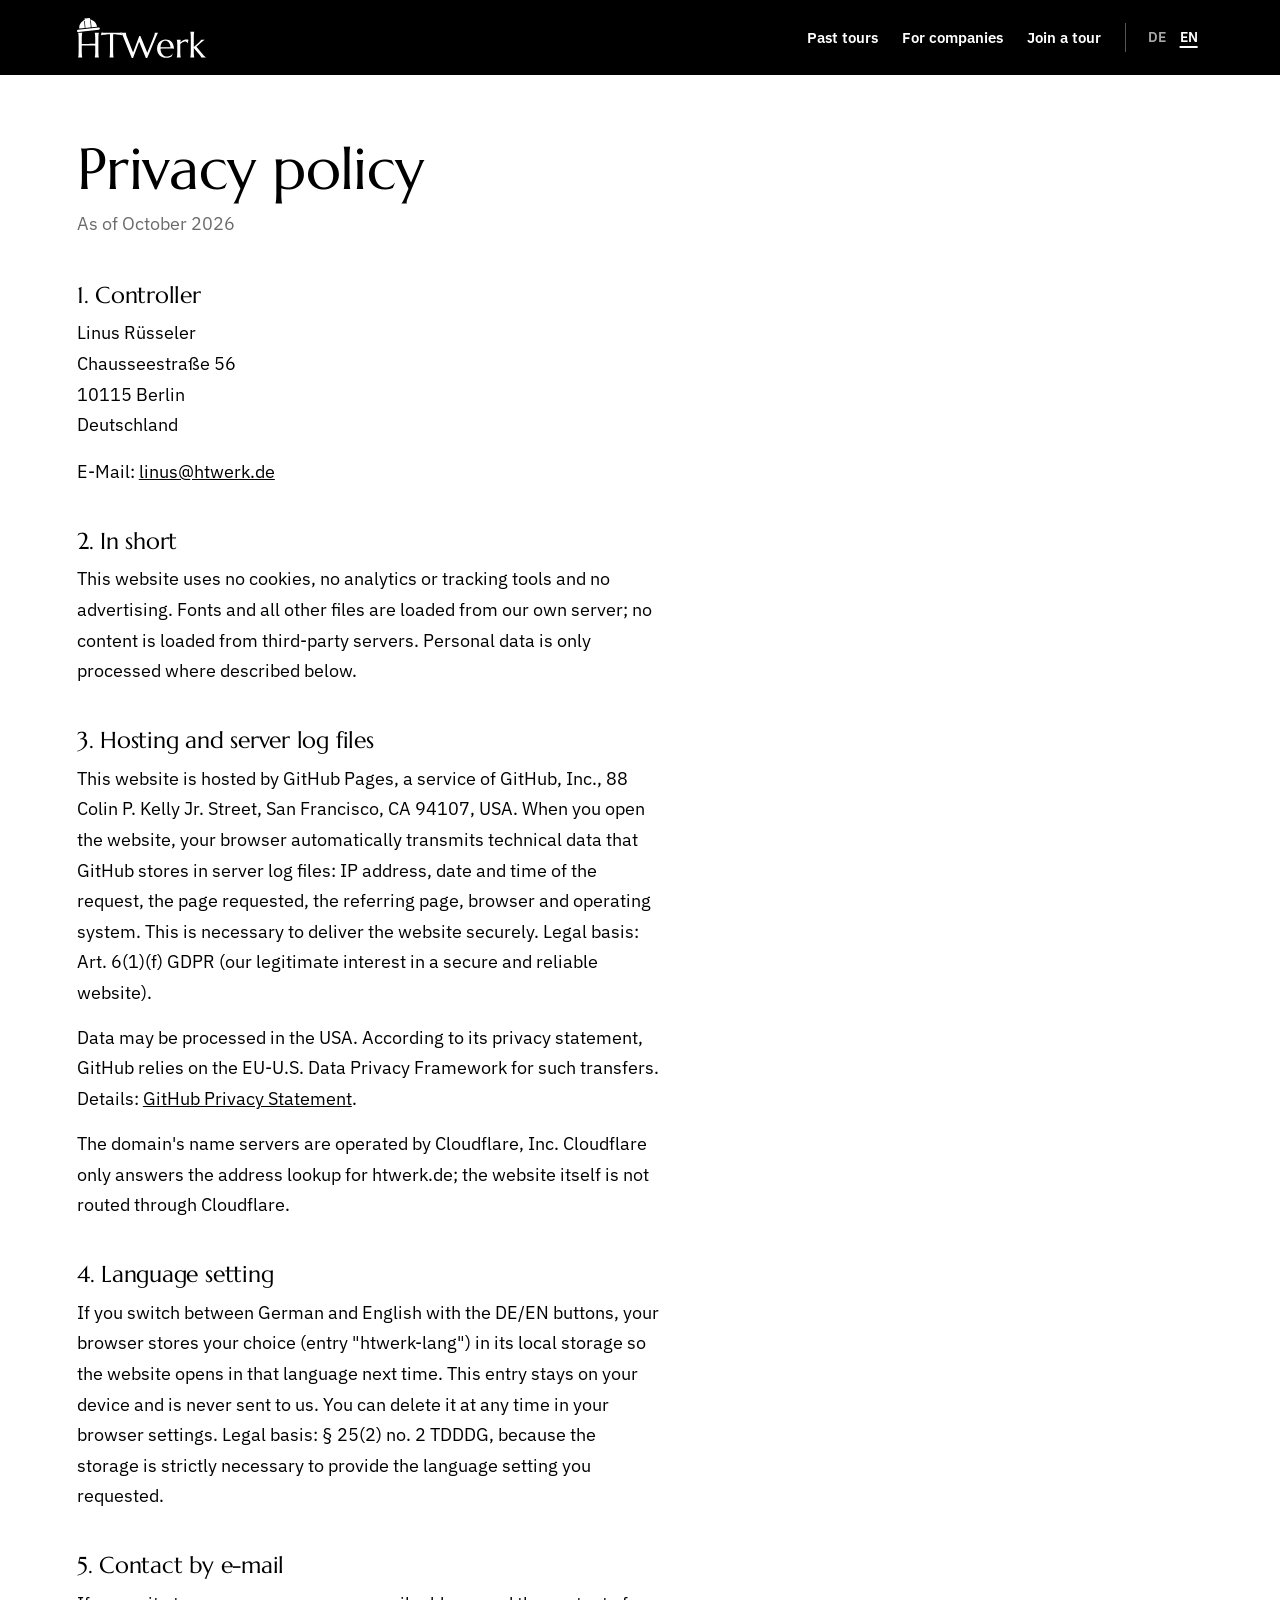
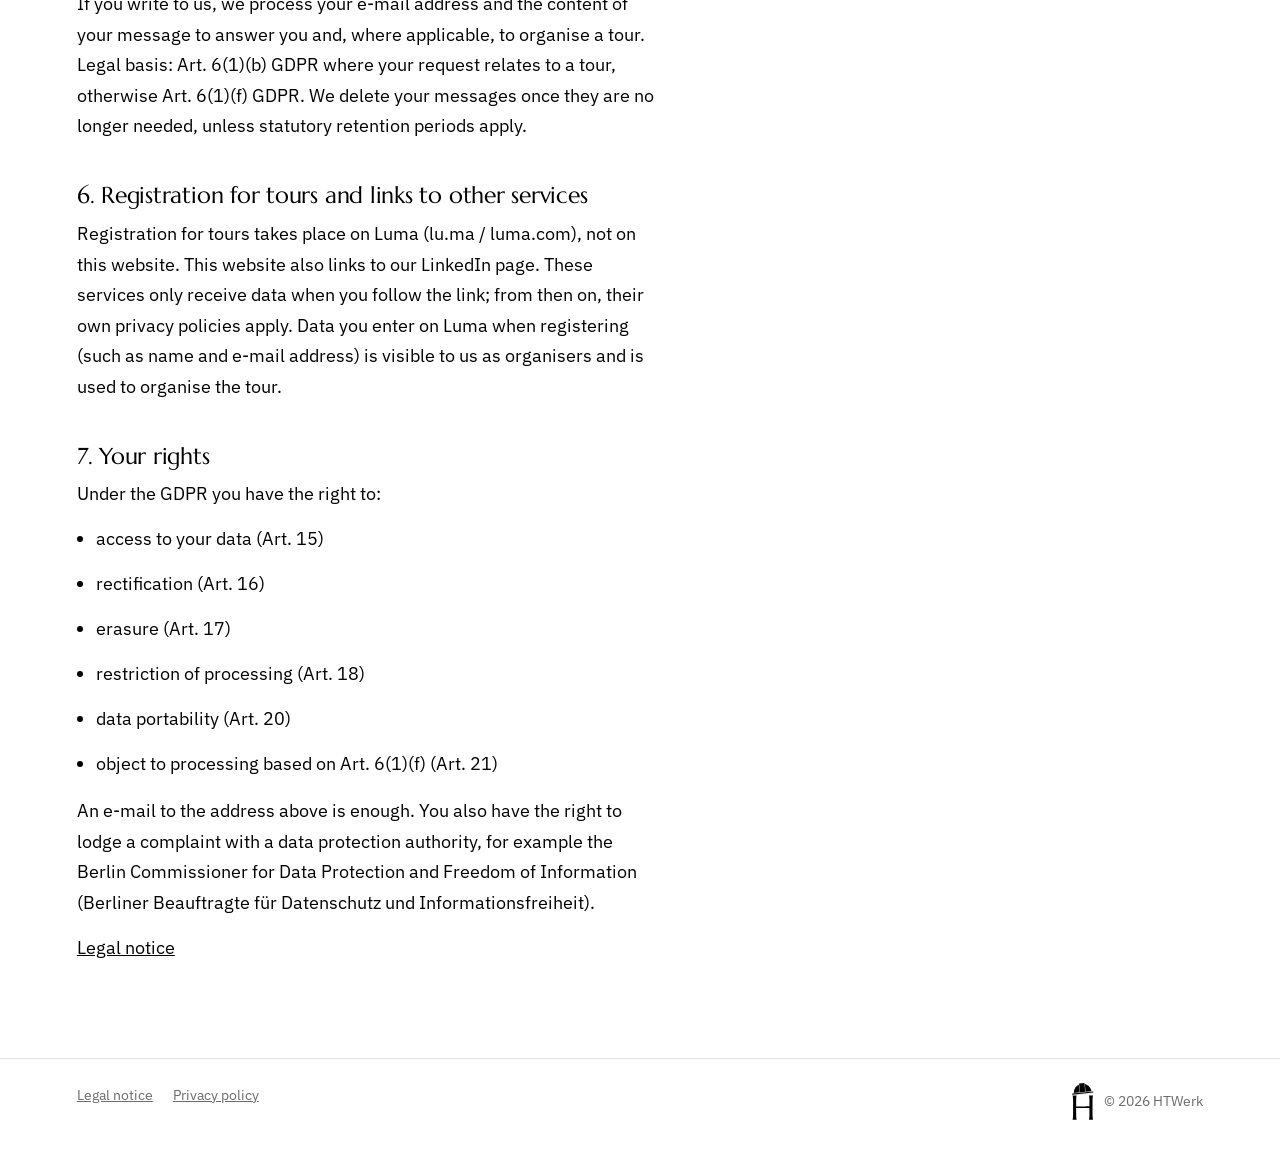
<file: datenschutz.html>
<!DOCTYPE html>
<html lang="en" data-title-en="Privacy policy – HTWerk" data-title-de="Datenschutz – HTWerk">
<head>
<meta charset="utf-8">
<meta name="viewport" content="width=device-width, initial-scale=1">
<title>Privacy policy – HTWerk</title>
<script>
/* Sprache waehlen, bevor die Seite gezeichnet wird: ?lang= in der Adresse, sonst gespeicherte Wahl, sonst Browsersprache */
(function(){var l;try{l=localStorage.getItem('htwerk-lang')}catch(e){}var q=(location.search.match(/[?&]lang=(de|en)/)||[])[1];if(q)l=q;if(l!=='de'&&l!=='en')l=/^de/i.test(navigator.language||'')?'de':'en';document.documentElement.lang=l})();
</script>
<meta name="description" content="Privacy policy of HTWerk.">
<meta name="robots" content="noindex">
<link rel="icon" href="favicon.svg" type="image/svg+xml">
<link rel="icon" href="favicon.png" sizes="48x48" type="image/png">
<link rel="apple-touch-icon" href="apple-touch-icon.png">
<meta name="theme-color" content="#000000">
<link rel="stylesheet" href="fonts/fonts.css">
<style>
:root{--black:#000;--white:#fff;--grey:#6B6B6B;--line:#E2E2E2}
*{box-sizing:border-box}
body{margin:0;background:var(--white);color:var(--black);font:400 1.125rem/1.7 "IBM Plex Sans","Helvetica Neue",Arial,sans-serif}
img{display:block;max-width:100%}
a{color:inherit}
:focus-visible{outline:3px solid currentColor;outline-offset:3px}
h1,h2,.serif{font-family:"Marcellus","Optima",Georgia,serif;font-weight:400;letter-spacing:-.01em}
.pad{padding-left:clamp(1.25rem,6vw,6.5rem);padding-right:clamp(1.25rem,6vw,6.5rem)}
.top{display:flex;justify-content:space-between;align-items:center;gap:1rem;flex-wrap:wrap;background:var(--black);color:var(--white);padding-top:1.1rem;padding-bottom:1.1rem}
.brand{display:block;line-height:0}
.brand svg{display:block;height:2.5rem;width:auto;fill:currentColor}
.top nav{display:flex;gap:1.5rem}
.top nav a{font-weight:600;font-size:.92rem;text-decoration:none}
.top nav a:hover{text-decoration:underline}
html[lang="en"] [lang="de"],html[lang="de"] [lang="en"]{display:none}
.top nav{align-items:center}
.langsw{display:flex;border-left:1px solid #555;padding-left:1rem;gap:.15rem}
.langsw button{font:inherit;font-weight:600;font-size:.85rem;background:none;border:0;padding:.2rem .35rem;cursor:pointer;color:#A8A8A8}
.langsw button[aria-pressed="true"]{color:var(--white);text-decoration:underline;text-underline-offset:4px;text-decoration-thickness:2px}
main{display:flex;flex-direction:column}
.title{order:1;background:var(--black);color:var(--white);padding-top:4rem;padding-bottom:3.5rem}
.cover{order:2;width:100%;max-height:80vh;object-fit:cover}
.post{order:3}
.next{order:4}
.title a{font-size:.95rem}
.title h1{font-size:clamp(3rem,9vw,7.5rem);line-height:.95;margin:1.25rem 0 1rem}
.title .meta{margin:0;font-size:1.05rem}
.post{padding-top:4rem;padding-bottom:4rem}
.post>div>*{max-width:40rem}
.post h2{font-size:clamp(1.9rem,3.5vw,2.6rem);line-height:1.1;margin:3rem 0 1rem}
.post p{margin:0 0 1.25rem}
.post .lead{font-family:"Marcellus",Georgia,serif;font-size:clamp(1.4rem,2.4vw,1.8rem);line-height:1.35;margin-bottom:2rem}
.post img{max-width:min(100%,60rem);margin:2.5rem 0 .5rem}
.post figure{margin:2.5rem 0;max-width:min(100%,60rem)}
.post figure img{margin:0}
.post figcaption{font-size:.9rem;color:var(--grey);margin-top:.5rem}
.shots{display:grid;grid-template-columns:1fr 1fr;gap:1.25rem;max-width:60rem;margin-top:3rem}
.shots figure{margin:0;max-width:none}
.shots img{width:100%;max-width:none;aspect-ratio:4/3;object-fit:cover}
@media (max-width:40rem){.shots{grid-template-columns:1fr}}
.gallery{display:grid;grid-template-columns:repeat(3,1fr);gap:.75rem;max-width:60rem;margin-top:3rem}
.gallery a{display:block}
.gallery img{width:100%;height:auto;max-width:none;margin:0;aspect-ratio:4/3;object-fit:cover;transition:opacity .2s}
.gallery img.p{object-position:50% 25%}
.gallery a:hover img{opacity:.82}
@media (max-width:30rem){.top nav a:first-child{display:none}.top nav{gap:1rem}}
@media (max-width:40rem){.gallery{grid-template-columns:1fr 1fr;gap:.5rem}}
.post blockquote{margin:2.5rem 0;padding-left:1.25rem;border-left:3px solid var(--black);font-family:"Marcellus",Georgia,serif;font-size:1.5rem;line-height:1.35}
.next{border-top:1px solid var(--line);padding-top:3rem;padding-bottom:4rem;display:flex;justify-content:space-between;align-items:center;gap:1.5rem;flex-wrap:wrap}
.next .serif{font-size:clamp(1.6rem,3vw,2.2rem)}
.btn{display:inline-block;padding:.85rem 1.4rem;font-weight:600;text-decoration:none;background:var(--black);color:var(--white);font-size:1rem}
.btn:hover{opacity:.75}
footer{border-top:1px solid var(--line);padding-top:1.5rem;padding-bottom:2.5rem;font-size:.9rem;color:var(--grey);display:flex;justify-content:space-between;flex-wrap:wrap;gap:1rem}
footer a{margin-right:1.25rem}
.mark{display:flex;align-items:center;gap:.7rem}
.mark svg{height:2.3rem;width:auto;fill:var(--black)}

/* Rechtliches: Impressum und Datenschutz */
.legal-doc{max-width:46rem;padding-top:4rem;padding-bottom:5rem}
.legal-doc h1{font-size:clamp(2.1rem,5vw,3.6rem);line-height:1.05;margin:0 0 .6rem;hyphens:auto;overflow-wrap:break-word}
.legal-doc .stand{color:var(--grey);margin:0 0 2.5rem}
.legal-doc h2{font-size:1.45rem;line-height:1.25;margin:2.4rem 0 .6rem}
.legal-doc p,.legal-doc li{margin:0 0 .9rem}
.legal-doc ul{padding-left:1.2rem;margin:0 0 1rem}
.legal-doc address{font-style:normal;margin:0 0 1rem}
.legal-doc a{overflow-wrap:anywhere}
/* Logo-Animation (Helm): Startseite Helm landet auf dem H, Kopfzeile Helm lüpfen bei Hover, Fußzeile Helm wippt beim Reinscrollen */
.logo .helm{transform-box:view-box}
.hero h1 svg,.brand svg,.mark svg{overflow:visible}
.hero h1 .l{animation:lg-rise .7s cubic-bezier(.22,1,.36,1) both}
.hero h1 .l1{animation-delay:.05s}.hero h1 .l2{animation-delay:.12s}.hero h1 .l3{animation-delay:.19s}
.hero h1 .l4{animation-delay:.26s}.hero h1 .l5{animation-delay:.33s}.hero h1 .l6{animation-delay:.4s}
.hero h1 .helm{transform-origin:423px 437px;animation:lg-drop 1.3s .55s both}
.brand .helm{transform-origin:30px 480px;transition:transform .45s cubic-bezier(.34,1.56,.64,1)}
.brand:hover .helm,.brand:focus-visible .helm{transform:translateY(-140px) rotate(-18deg)}
.mark .helm{transform-origin:749px 706px}
.mark.is-in .helm{animation:lg-bob 1.1s .2s both}
@keyframes lg-rise{from{transform:translateY(320px);opacity:0}to{transform:none;opacity:1}}
@keyframes lg-drop{
  0%{transform:translateY(-1500px) rotate(-14deg);opacity:0;animation-timing-function:cubic-bezier(.5,0,.75,.35)}
  10%{opacity:1}
  45%{transform:translateY(0) rotate(0);animation-timing-function:ease-out}
  57%{transform:translateY(-50px) rotate(4deg);animation-timing-function:ease-in-out}
  71%{transform:translateY(0) rotate(-2deg)}
  85%{transform:rotate(.8deg)}
  100%{transform:none;opacity:1}}
@keyframes lg-bob{
  0%{transform:none;animation-timing-function:cubic-bezier(.2,.8,.3,1)}
  35%{transform:translateY(-420px) rotate(-10deg);animation-timing-function:cubic-bezier(.6,0,.9,.5)}
  62%{transform:none;animation-timing-function:ease-out}
  74%{transform:translateY(-60px) rotate(3deg);animation-timing-function:ease-in}
  86%,100%{transform:none}}
@media (prefers-reduced-motion:reduce){.hero h1 .l,.hero h1 .helm,.mark.is-in .helm{animation:none}.brand .helm{transition:none}}
</style>
</head>
<body>

<header class="top pad">
  <a class="brand" href="index.html" aria-label="HTWerk"><svg class="logo" viewBox="0 0 4799 1487" aria-hidden="true" focusable="false"><path class="l l1" d="M678 1027 c-17 -1 -38 -1 -64 -1 c-25 -1 -53 -1 -83 -1 c-31 -1 -62 -1 -95 -1 c-32 -1 -64 -1 -96 -1 c-31 0 -61 0 -89 0 c-28 1 -53 1 -74 2 v191 c0 36 1 68 2 95 c1 27 2 51 4 70 c1 20 3 36 6 50 c2 13 4 24 7 33 v3 h-154 v-3 c3 -9 5 -20 7 -33 c3 -14 5 -30 7 -50 c1 -19 3 -43 3 -70 c1 -27 2 -59 2 -95 v-418 c0 -36 -1 -68 -2 -95 c0 -27 -2 -51 -3 -71 c-2 -20 -4 -36 -7 -49 c-2 -14 -4 -25 -7 -34 v-2 h154 v2 c-3 9 -5 20 -7 34 c-3 13 -5 29 -6 49 c-2 20 -3 44 -4 71 c-1 27 -2 59 -2 95 v164 c23 1 48 2 76 2 c28 0 58 0 89 0 c30 0 62 -1 94 -1 c32 0 62 -1 92 -2 c30 0 58 -1 83 -2 c26 -1 49 -2 67 -2 v-159 c0 -36 0 -68 -1 -95 c-1 -27 -2 -51 -4 -71 c-1 -20 -3 -36 -6 -49 c-2 -14 -5 -25 -7 -34 v-2 h154 v2 c-3 9 -5 20 -8 34 c-2 13 -4 29 -6 49 c-1 20 -3 44 -3 71 c-1 27 -2 59 -2 95 v418 c0 36 1 68 2 95 c0 27 2 51 3 70 c2 20 4 36 6 50 c3 13 5 24 8 33 v3 h-154 v-3 c2 -9 5 -20 7 -33 c3 -14 5 -30 6 -50 c2 -19 3 -43 4 -70 c1 -27 1 -59 1 -95 Z "/><path class="l l2" d="M1226 603 c-50 0 -96 2 -137 7 c-40 4 -75 9 -105 14 c-34 7 -65 14 -92 21 l19 -103 c5 0 13 0 23 1 c10 0 22 1 34 1 c13 1 26 1 40 1 c14 0 27 0 40 1 c12 0 23 0 33 0 c9 1 16 1 21 1 h366 c4 0 11 0 21 -1 c9 0 20 0 33 0 c12 -1 25 -1 39 -1 c14 0 27 0 40 -1 c13 0 24 -1 34 -1 c11 -1 18 -1 23 -1 l19 103 c-27 -7 -58 -14 -92 -21 c-30 -5 -65 -10 -106 -14 c-40 -5 -86 -7 -136 -7 v613 c0 36 0 68 1 95 c2 27 3 51 4 70 c2 20 4 36 6 50 c2 13 5 24 7 33 v3 h-153 v-3 c3 -9 5 -20 7 -33 c2 -14 4 -30 6 -50 c2 -19 3 -43 4 -70 c1 -27 1 -59 1 -95 Z "/><path class="l l3" d="M2356 668 l257 623 l249 -612 c10 -25 17 -46 22 -64 c5 -17 7 -32 7 -45 c0 -3 0 -7 0 -11 c-1 -5 -1 -8 -2 -10 v-2 h127 v2 c-9 10 -18 25 -28 45 c-10 21 -22 46 -35 76 l-343 817 h-49 l-249 -606 l-228 606 h-48 l-314 -785 c-8 -18 -16 -36 -24 -53 c-8 -17 -15 -33 -22 -47 c-7 -13 -14 -25 -19 -34 c-6 -10 -10 -16 -13 -19 v-2 h178 v2 c-1 5 -2 9 -2 11 c0 3 0 6 0 9 c0 15 2 30 5 46 c4 17 10 36 19 59 l241 610 l231 -614 Z "/><path class="l l4" d="M3317 1478 c-48 0 -92 -7 -134 -22 c-41 -15 -77 -37 -108 -66 c-31 -29 -55 -65 -73 -107 c-17 -43 -26 -91 -26 -146 c0 -48 8 -93 24 -135 c16 -41 39 -77 67 -107 c29 -30 63 -54 101 -71 c38 -17 79 -26 124 -26 c44 0 85 8 122 23 c38 15 71 37 98 66 c28 29 50 65 66 107 c16 43 24 91 26 145 c-49 0 -97 -1 -145 -1 c-49 -1 -99 -1 -151 -1 c-37 0 -73 0 -109 1 c-35 0 -67 1 -95 1 c3 45 9 85 21 121 c11 36 27 67 47 92 c20 26 44 45 72 59 c29 14 61 20 97 20 c24 0 48 -3 70 -8 c22 -6 42 -14 60 -24 c18 -11 34 -23 48 -37 c14 -14 26 -29 36 -45 l8 4 l-48 114 c-23 12 -50 22 -83 31 c-32 8 -70 12 -115 12 Z M3232 1087 c42 0 85 0 128 0 c43 -1 82 -1 117 -3 c-4 -37 -11 -70 -21 -100 c-11 -29 -25 -54 -42 -75 c-16 -20 -36 -36 -59 -47 c-22 -11 -47 -17 -75 -17 c-24 0 -47 5 -68 16 c-21 11 -39 27 -54 47 c-16 21 -28 46 -37 76 c-10 30 -15 63 -17 102 c19 0 40 1 61 1 c21 0 44 0 67 0 Z "/><path class="l l5" d="M3729 1061 c0 -37 -1 -69 -2 -96 c-1 -27 -2 -50 -4 -70 c-1 -20 -3 -36 -6 -49 c-2 -14 -5 -25 -7 -34 v-2 h148 v2 c-3 10 -6 22 -9 36 c-2 14 -4 32 -5 55 c16 -14 32 -27 49 -39 c18 -13 35 -25 53 -34 c18 -10 36 -18 55 -24 c18 -6 37 -9 56 -9 c12 0 22 0 30 1 c9 2 16 3 23 5 c7 2 13 4 19 6 c5 3 11 5 16 7 l-32 123 l-10 -3 c-6 -19 -15 -34 -29 -45 c-14 -11 -34 -17 -58 -17 c-13 0 -27 2 -42 7 c-14 5 -29 11 -44 19 c-15 9 -30 18 -45 29 c-15 11 -29 23 -44 35 c0 12 -1 26 -1 40 c0 15 0 30 0 46 v166 c0 36 1 68 1 95 c1 27 3 51 4 70 c2 20 4 36 6 50 c2 13 5 24 7 33 v3 h-148 v-3 c2 -9 5 -20 7 -33 c3 -14 5 -30 6 -50 c2 -19 3 -43 4 -70 c1 -27 2 -59 2 -95 Z "/><path class="l l6" d="M4231 758 c0 -36 -1 -68 -2 -95 c-1 -27 -2 -50 -4 -70 c-1 -20 -3 -36 -6 -50 c-2 -13 -4 -24 -7 -33 v-2 h148 v2 c-2 9 -5 20 -7 33 c-2 14 -4 30 -6 50 c-1 20 -3 43 -4 70 c0 27 -1 59 -1 95 v320 l210 -188 c37 -32 55 -59 55 -80 h149 v2 c-11 4 -22 8 -32 13 c-10 6 -20 12 -30 19 c-10 8 -20 16 -31 25 c-11 9 -23 20 -36 31 l-188 171 l258 305 c8 10 16 19 25 29 c9 9 18 18 27 26 c9 8 18 16 26 22 c9 6 17 9 24 11 v3 h-186 c0 -11 -3 -23 -9 -35 c-6 -12 -16 -27 -31 -46 l-231 -274 v104 c0 36 1 68 1 95 c1 27 3 51 4 70 c2 20 4 36 6 50 c2 13 5 24 7 33 v3 h-148 v-3 c3 -9 5 -20 7 -33 c3 -14 5 -30 6 -50 c2 -19 3 -43 4 -70 c1 -27 2 -59 2 -95 Z "/><path class="helm" d="M745 323 l-204 21 l-27 -257 l-26 3 l27 257 l-199 21 l-27 -258 l-26 3 l27 258 l-205 21 c-14 -137 70 -264 200 -317 l-6 -54 l200 -21 l5 54 c138 25 247 131 261 269 Z M36 437 l767 -80 c22 -3 42 13 44 35 c3 22 -13 42 -35 44 l-768 81 c-22 2 -41 -14 -44 -36 c-2 -22 14 -41 36 -44 Z"/></svg></a>
  <nav aria-label="Main">
    <a href="index.html#visits"><span lang="en">Past tours</span><span lang="de">Bisherige Touren</span></a>
    <a href="unternehmen.html"><span lang="en">For companies</span><span lang="de">Für Unternehmen</span></a>
    <a href="index.html#signup"><span lang="en">Join a tour</span><span lang="de">Anmelden</span></a>
    <span class="langsw" role="group" aria-label="Language / Sprache">
      <button type="button" data-setlang="de">DE</button><button type="button" data-setlang="en">EN</button>
    </span>
  </nav>
</header>

<main>
  <article class="legal-doc pad">
    <h1><span lang="en">Privacy policy</span><span lang="de">Datenschutzerklärung</span></h1>
    <p class="stand"><span lang="en">As of October 2026</span><span lang="de">Stand: Oktober 2026</span></p>

    <h2><span lang="en">1. Controller</span><span lang="de">1. Verantwortlicher</span></h2>
    <address>Linus Rüsseler<br>Chausseestraße 56<br>10115 Berlin<br>Deutschland</address>
    <p>E-Mail: <a href="mailto:linus@htwerk.de">linus@htwerk.de</a></p>

    <h2><span lang="en">2. In short</span><span lang="de">2. Kurz gesagt</span></h2>
    <p><span lang="en">This website uses no cookies, no analytics or tracking tools and no advertising. Fonts and all other files are loaded from our own server; no content is loaded from third-party servers. Personal data is only processed where described below.</span><span lang="de">Diese Website verwendet keine Cookies, keine Analyse- oder Tracking-Werkzeuge und keine Werbung. Schriften und alle anderen Dateien kommen vom eigenen Server, es werden keine Inhalte von fremden Servern nachgeladen. Personenbezogene Daten verarbeiten wir nur in den unten beschriebenen Fällen.</span></p>

    <h2><span lang="en">3. Hosting and server log files</span><span lang="de">3. Hosting und Server-Logdateien</span></h2>
    <p><span lang="en">This website is hosted by GitHub Pages, a service of GitHub, Inc., 88 Colin P. Kelly Jr. Street, San Francisco, CA 94107, USA. When you open the website, your browser automatically transmits technical data that GitHub stores in server log files: IP address, date and time of the request, the page requested, the referring page, browser and operating system. This is necessary to deliver the website securely. Legal basis: Art. 6(1)(f) GDPR (our legitimate interest in a secure and reliable website).</span><span lang="de">Diese Website wird bei GitHub Pages gehostet, einem Dienst der GitHub, Inc., 88 Colin P. Kelly Jr. Street, San Francisco, CA 94107, USA. Beim Aufruf der Website übermittelt Ihr Browser automatisch technische Daten, die GitHub in Server-Logdateien speichert: IP-Adresse, Datum und Uhrzeit des Abrufs, aufgerufene Seite, verweisende Seite, Browser und Betriebssystem. Das ist nötig, um die Website sicher auszuliefern. Rechtsgrundlage ist Art. 6 Abs. 1 lit. f DSGVO (berechtigtes Interesse an einer sicheren und funktionsfähigen Website).</span></p>
    <p><span lang="en">Data may be processed in the USA. According to its privacy statement, GitHub relies on the EU-U.S. Data Privacy Framework for such transfers. Details: <a href="https://docs.github.com/en/site-policy/privacy-policies/github-general-privacy-statement">GitHub Privacy Statement</a>.</span><span lang="de">Dabei können Daten in den USA verarbeitet werden. GitHub stützt solche Übermittlungen laut eigener Datenschutzerklärung auf das EU-US Data Privacy Framework. Einzelheiten: <a href="https://docs.github.com/en/site-policy/privacy-policies/github-general-privacy-statement">Datenschutzerklärung von GitHub</a>.</span></p>
    <p><span lang="en">The domain's name servers are operated by Cloudflare, Inc. Cloudflare only answers the address lookup for htwerk.de; the website itself is not routed through Cloudflare.</span><span lang="de">Die Nameserver der Domain betreibt Cloudflare, Inc. Cloudflare beantwortet nur die Adressabfrage für htwerk.de, die Website selbst wird nicht über Cloudflare ausgeliefert.</span></p>

    <h2><span lang="en">4. Language setting</span><span lang="de">4. Spracheinstellung</span></h2>
    <p><span lang="en">If you switch between German and English with the DE/EN buttons, your browser stores your choice (entry "htwerk-lang") in its local storage so the website opens in that language next time. This entry stays on your device and is never sent to us. You can delete it at any time in your browser settings. Legal basis: § 25(2) no. 2 TDDDG, because the storage is strictly necessary to provide the language setting you requested.</span><span lang="de">Wenn Sie mit den Schaltflächen DE/EN die Sprache wechseln, speichert Ihr Browser Ihre Wahl (Eintrag „htwerk-lang“) im lokalen Speicher, damit die Website beim nächsten Besuch in dieser Sprache öffnet. Der Eintrag bleibt auf Ihrem Gerät und wird nicht an uns übertragen. Sie können ihn jederzeit in den Einstellungen Ihres Browsers löschen. Rechtsgrundlage ist § 25 Abs. 2 Nr. 2 TDDDG, weil die Speicherung für die von Ihnen gewünschte Spracheinstellung unbedingt erforderlich ist.</span></p>

    <h2><span lang="en">5. Contact by e-mail</span><span lang="de">5. Kontakt per E-Mail</span></h2>
    <p><span lang="en">If you write to us, we process your e-mail address and the content of your message to answer you and, where applicable, to organise a tour. Legal basis: Art. 6(1)(b) GDPR where your request relates to a tour, otherwise Art. 6(1)(f) GDPR. We delete your messages once they are no longer needed, unless statutory retention periods apply.</span><span lang="de">Wenn Sie uns schreiben, verarbeiten wir Ihre E-Mail-Adresse und den Inhalt Ihrer Nachricht, um Ihnen zu antworten und gegebenenfalls eine Tour zu organisieren. Rechtsgrundlage ist Art. 6 Abs. 1 lit. b DSGVO, soweit Ihre Anfrage eine Tour betrifft, sonst Art. 6 Abs. 1 lit. f DSGVO. Wir löschen Ihre Nachrichten, sobald sie nicht mehr gebraucht werden, sofern keine gesetzlichen Aufbewahrungspflichten bestehen.</span></p>

    <h2><span lang="en">6. Registration for tours and links to other services</span><span lang="de">6. Anmeldung zu Touren und Links zu anderen Diensten</span></h2>
    <p><span lang="en">Registration for tours takes place on Luma (lu.ma / luma.com), not on this website. This website also links to our LinkedIn page. These services only receive data when you follow the link; from then on, their own privacy policies apply. Data you enter on Luma when registering (such as name and e-mail address) is visible to us as organisers and is used to organise the tour.</span><span lang="de">Die Anmeldung zu Touren läuft über Luma (lu.ma / luma.com), nicht über diese Website. Außerdem verlinkt die Website auf unsere LinkedIn-Seite. Diese Dienste erhalten erst dann Daten, wenn Sie dem Link folgen; ab dann gelten deren Datenschutzerklärungen. Was Sie bei der Anmeldung auf Luma angeben (etwa Name und E-Mail-Adresse), sehen wir als Veranstalter und nutzen es zur Organisation der Tour.</span></p>

    <h2><span lang="en">7. Your rights</span><span lang="de">7. Ihre Rechte</span></h2>
    <p><span lang="en">Under the GDPR you have the right to:</span><span lang="de">Nach der DSGVO haben Sie das Recht auf:</span></p>
    <ul>
      <li><span lang="en">access to your data (Art. 15)</span><span lang="de">Auskunft über Ihre Daten (Art. 15)</span></li>
      <li><span lang="en">rectification (Art. 16)</span><span lang="de">Berichtigung (Art. 16)</span></li>
      <li><span lang="en">erasure (Art. 17)</span><span lang="de">Löschung (Art. 17)</span></li>
      <li><span lang="en">restriction of processing (Art. 18)</span><span lang="de">Einschränkung der Verarbeitung (Art. 18)</span></li>
      <li><span lang="en">data portability (Art. 20)</span><span lang="de">Datenübertragbarkeit (Art. 20)</span></li>
      <li><span lang="en">object to processing based on Art. 6(1)(f) (Art. 21)</span><span lang="de">Widerspruch gegen Verarbeitungen nach Art. 6 Abs. 1 lit. f (Art. 21)</span></li>
    </ul>
    <p><span lang="en">An e-mail to the address above is enough. You also have the right to lodge a complaint with a data protection authority, for example the Berlin Commissioner for Data Protection and Freedom of Information (Berliner Beauftragte für Datenschutz und Informationsfreiheit).</span><span lang="de">Eine E-Mail an die oben genannte Adresse genügt. Außerdem können Sie sich bei einer Datenschutz-Aufsichtsbehörde beschweren, zum Beispiel bei der Berliner Beauftragten für Datenschutz und Informationsfreiheit.</span></p>

    <p><a href="impressum.html"><span lang="en">Legal notice</span><span lang="de">Impressum</span></a></p>
  </article>
</main>

<footer class="pad">
  <div><a href="impressum.html"><span lang="en">Legal notice</span><span lang="de">Impressum</span></a><a href="datenschutz.html"><span lang="en">Privacy policy</span><span lang="de">Datenschutz</span></a></div>
  <div class="mark"><svg class="logo" viewBox="0 0 1498 2566" aria-hidden="true" focusable="false"><path d="M1216 1753 c-31 -1 -71 -2 -118 -2 c-48 -1 -99 -1 -155 -2 c-56 -1 -114 -1 -174 -2 c-61 0 -120 -1 -177 -1 c-58 0 -113 0 -165 1 c-52 0 -98 2 -137 3 v352 c0 67 1 126 3 176 c2 51 5 94 7 130 c3 37 7 67 11 91 c4 25 9 45 14 62 v5 h-285 v-5 c5 -17 10 -37 14 -62 c4 -24 8 -54 11 -91 c3 -36 6 -79 7 -130 c2 -50 3 -109 3 -176 v-771 c0 -68 -1 -126 -3 -176 c-1 -51 -4 -94 -7 -131 c-3 -37 -7 -67 -11 -92 c-4 -24 -9 -45 -14 -61 v-5 h285 v5 c-5 16 -10 37 -14 61 c-4 25 -8 55 -11 92 c-2 37 -5 80 -7 131 c-2 50 -3 108 -3 176 v303 c41 2 88 3 140 3 c52 0 107 0 164 0 c57 0 115 -1 174 -2 c58 -1 115 -2 170 -3 c55 -1 107 -2 154 -4 c48 -1 89 -3 124 -5 v-292 c0 -68 -1 -126 -3 -176 c-2 -51 -4 -94 -7 -131 c-3 -37 -6 -67 -10 -92 c-5 -24 -9 -45 -14 -61 v-5 h284 v5 c-4 16 -9 37 -13 61 c-5 25 -8 55 -11 92 c-4 37 -6 80 -8 131 c-1 50 -2 108 -2 176 v771 c0 67 1 126 2 176 c2 51 4 94 8 130 c3 37 6 67 11 91 c4 25 9 45 13 62 v5 h-284 v-5 c5 -17 9 -37 14 -62 c4 -24 7 -54 10 -91 c3 -36 5 -79 7 -130 c2 -50 3 -109 3 -176 Z "/><path class="helm" d="M1351 562 l-400 42 l-54 -517 l-26 3 l54 517 l-369 39 l-54 -518 l-26 3 l55 518 l-400 42 c-27 -254 129 -487 369 -586 l-7 -66 l368 -39 l7 66 c255 47 456 243 483 496 Z M36 741 l1418 -149 c22 -3 42 13 44 35 c2 22 -14 42 -35 44 l-1419 149 c-22 3 -41 -13 -44 -35 c-2 -22 14 -42 36 -44 Z"/></svg>© 2026 HTWerk</div>
</footer>
<script>
/* Sprachumschalter DE/EN */
(function(){
  var d=document.documentElement;
  function set(l,save){
    d.lang=l;
    if(save){try{localStorage.setItem('htwerk-lang',l)}catch(e){}}
    var t=d.getAttribute('data-title-'+l); if(t) document.title=t;
    document.querySelectorAll('[data-setlang]').forEach(function(b){b.setAttribute('aria-pressed',String(b.getAttribute('data-setlang')===l))});
    document.querySelectorAll('img[data-alt-de]').forEach(function(i){
      if(!i.hasAttribute('data-alt-en')) i.setAttribute('data-alt-en',i.alt);
      i.alt=i.getAttribute('data-alt-'+l);
    });
    /* Sprache an die Unterseiten weitergeben */
    document.querySelectorAll('a[href]').forEach(function(a){
      var m=a.getAttribute('href').match(/^([\w-]+\.html)(\?lang=\w+)?(#.*)?$/);
      if(m) a.setAttribute('href',m[1]+'?lang='+l+(m[3]||''));
    });
  }
  document.querySelectorAll('[data-setlang]').forEach(function(b){b.addEventListener('click',function(){set(b.getAttribute('data-setlang'),true)})});
  set(d.lang==='de'?'de':'en');
})();
</script>
<script>
/* Logo-Animation: Helm in der Fußzeile wippt einmal, sobald sie sichtbar wird */
(function(){var m=document.querySelector('.mark');if(!m||!('IntersectionObserver' in window))return;
new IntersectionObserver(function(e,o){if(e[0].isIntersecting){m.classList.add('is-in');o.disconnect()}},{threshold:.6}).observe(m)})();
</script>
</body>
</html>
</file>
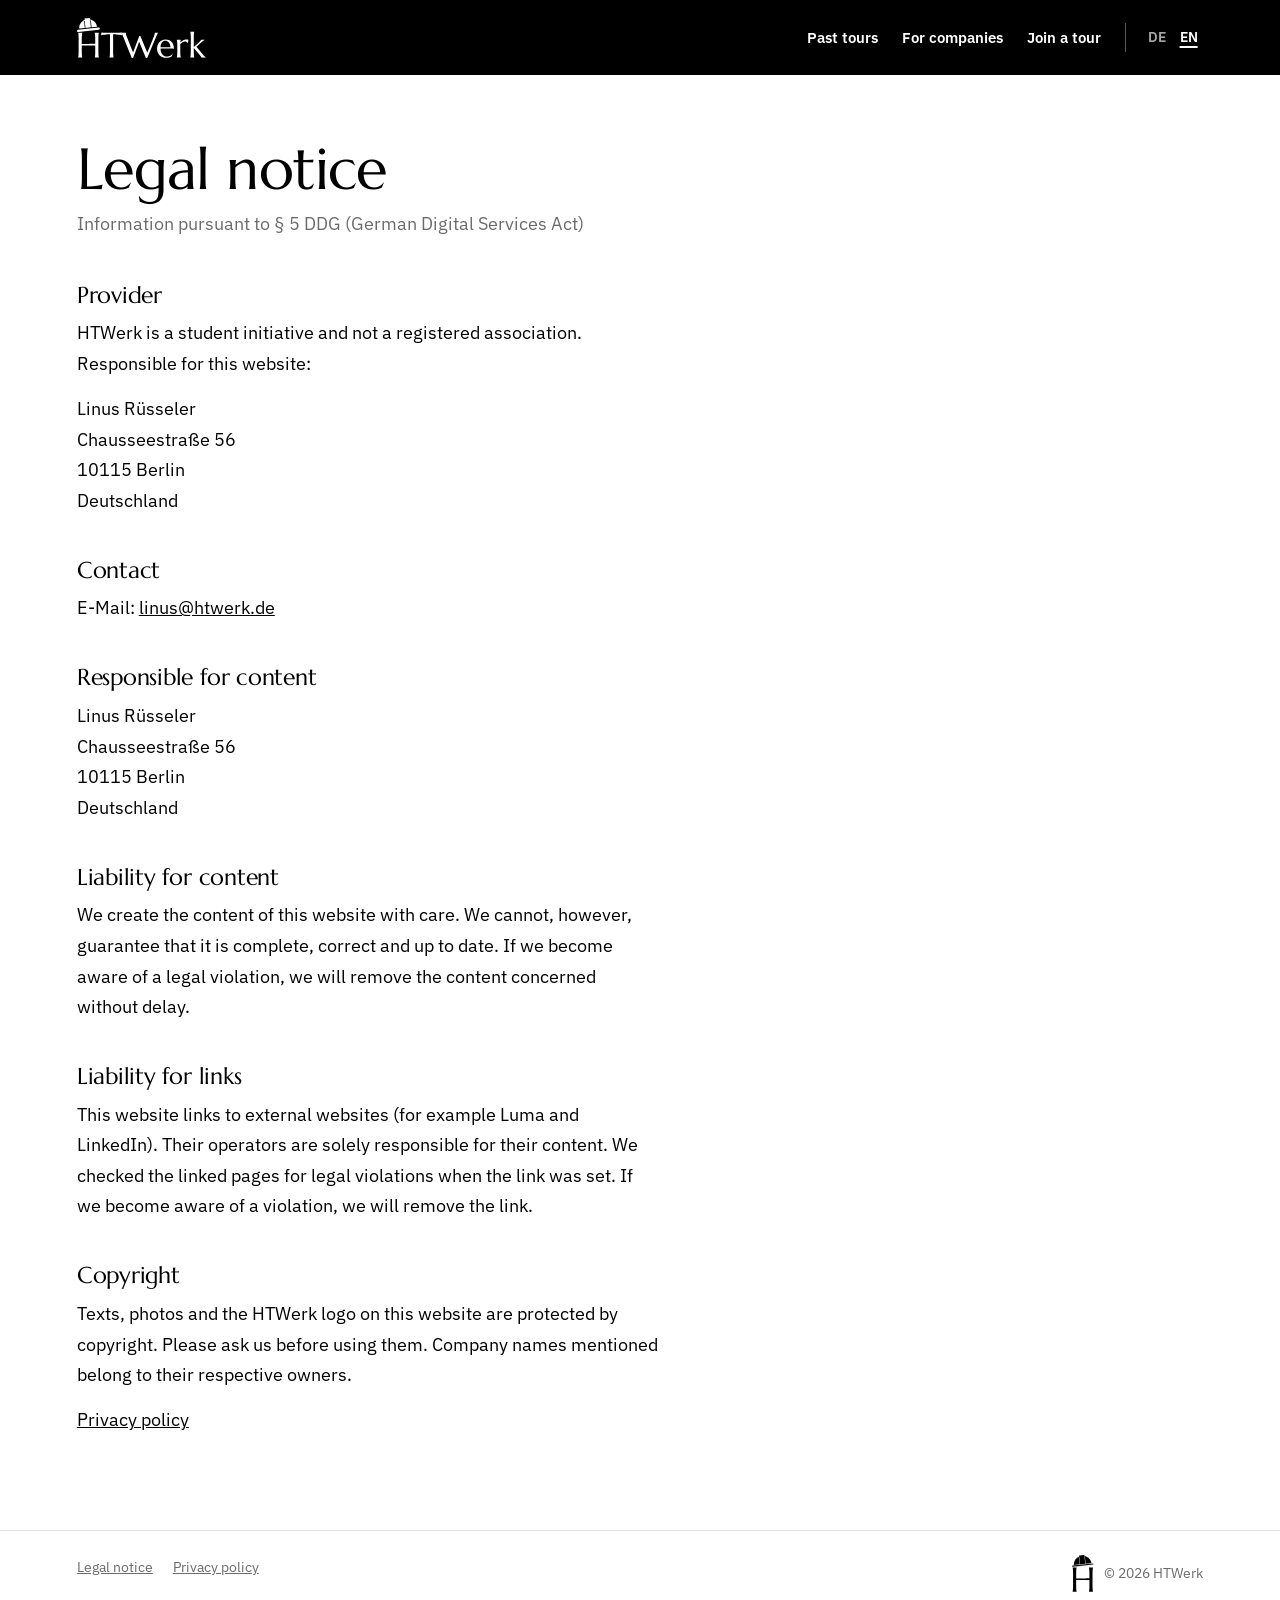
<file: impressum.html>
<!DOCTYPE html>
<html lang="en" data-title-en="Legal notice – HTWerk" data-title-de="Impressum – HTWerk">
<head>
<meta charset="utf-8">
<meta name="viewport" content="width=device-width, initial-scale=1">
<title>Legal notice – HTWerk</title>
<script>
/* Sprache waehlen, bevor die Seite gezeichnet wird: ?lang= in der Adresse, sonst gespeicherte Wahl, sonst Browsersprache */
(function(){var l;try{l=localStorage.getItem('htwerk-lang')}catch(e){}var q=(location.search.match(/[?&]lang=(de|en)/)||[])[1];if(q)l=q;if(l!=='de'&&l!=='en')l=/^de/i.test(navigator.language||'')?'de':'en';document.documentElement.lang=l})();
</script>
<meta name="description" content="Legal notice of HTWerk.">
<meta name="robots" content="noindex">
<link rel="icon" href="favicon.svg" type="image/svg+xml">
<link rel="icon" href="favicon.png" sizes="48x48" type="image/png">
<link rel="apple-touch-icon" href="apple-touch-icon.png">
<meta name="theme-color" content="#000000">
<link rel="stylesheet" href="fonts/fonts.css">
<style>
:root{--black:#000;--white:#fff;--grey:#6B6B6B;--line:#E2E2E2}
*{box-sizing:border-box}
body{margin:0;background:var(--white);color:var(--black);font:400 1.125rem/1.7 "IBM Plex Sans","Helvetica Neue",Arial,sans-serif}
img{display:block;max-width:100%}
a{color:inherit}
:focus-visible{outline:3px solid currentColor;outline-offset:3px}
h1,h2,.serif{font-family:"Marcellus","Optima",Georgia,serif;font-weight:400;letter-spacing:-.01em}
.pad{padding-left:clamp(1.25rem,6vw,6.5rem);padding-right:clamp(1.25rem,6vw,6.5rem)}
.top{display:flex;justify-content:space-between;align-items:center;gap:1rem;flex-wrap:wrap;background:var(--black);color:var(--white);padding-top:1.1rem;padding-bottom:1.1rem}
.brand{display:block;line-height:0}
.brand svg{display:block;height:2.5rem;width:auto;fill:currentColor}
.top nav{display:flex;gap:1.5rem}
.top nav a{font-weight:600;font-size:.92rem;text-decoration:none}
.top nav a:hover{text-decoration:underline}
html[lang="en"] [lang="de"],html[lang="de"] [lang="en"]{display:none}
.top nav{align-items:center}
.langsw{display:flex;border-left:1px solid #555;padding-left:1rem;gap:.15rem}
.langsw button{font:inherit;font-weight:600;font-size:.85rem;background:none;border:0;padding:.2rem .35rem;cursor:pointer;color:#A8A8A8}
.langsw button[aria-pressed="true"]{color:var(--white);text-decoration:underline;text-underline-offset:4px;text-decoration-thickness:2px}
main{display:flex;flex-direction:column}
.title{order:1;background:var(--black);color:var(--white);padding-top:4rem;padding-bottom:3.5rem}
.cover{order:2;width:100%;max-height:80vh;object-fit:cover}
.post{order:3}
.next{order:4}
.title a{font-size:.95rem}
.title h1{font-size:clamp(3rem,9vw,7.5rem);line-height:.95;margin:1.25rem 0 1rem}
.title .meta{margin:0;font-size:1.05rem}
.post{padding-top:4rem;padding-bottom:4rem}
.post>div>*{max-width:40rem}
.post h2{font-size:clamp(1.9rem,3.5vw,2.6rem);line-height:1.1;margin:3rem 0 1rem}
.post p{margin:0 0 1.25rem}
.post .lead{font-family:"Marcellus",Georgia,serif;font-size:clamp(1.4rem,2.4vw,1.8rem);line-height:1.35;margin-bottom:2rem}
.post img{max-width:min(100%,60rem);margin:2.5rem 0 .5rem}
.post figure{margin:2.5rem 0;max-width:min(100%,60rem)}
.post figure img{margin:0}
.post figcaption{font-size:.9rem;color:var(--grey);margin-top:.5rem}
.shots{display:grid;grid-template-columns:1fr 1fr;gap:1.25rem;max-width:60rem;margin-top:3rem}
.shots figure{margin:0;max-width:none}
.shots img{width:100%;max-width:none;aspect-ratio:4/3;object-fit:cover}
@media (max-width:40rem){.shots{grid-template-columns:1fr}}
.gallery{display:grid;grid-template-columns:repeat(3,1fr);gap:.75rem;max-width:60rem;margin-top:3rem}
.gallery a{display:block}
.gallery img{width:100%;height:auto;max-width:none;margin:0;aspect-ratio:4/3;object-fit:cover;transition:opacity .2s}
.gallery img.p{object-position:50% 25%}
.gallery a:hover img{opacity:.82}
@media (max-width:30rem){.top nav a:first-child{display:none}.top nav{gap:1rem}}
@media (max-width:40rem){.gallery{grid-template-columns:1fr 1fr;gap:.5rem}}
.post blockquote{margin:2.5rem 0;padding-left:1.25rem;border-left:3px solid var(--black);font-family:"Marcellus",Georgia,serif;font-size:1.5rem;line-height:1.35}
.next{border-top:1px solid var(--line);padding-top:3rem;padding-bottom:4rem;display:flex;justify-content:space-between;align-items:center;gap:1.5rem;flex-wrap:wrap}
.next .serif{font-size:clamp(1.6rem,3vw,2.2rem)}
.btn{display:inline-block;padding:.85rem 1.4rem;font-weight:600;text-decoration:none;background:var(--black);color:var(--white);font-size:1rem}
.btn:hover{opacity:.75}
footer{border-top:1px solid var(--line);padding-top:1.5rem;padding-bottom:2.5rem;font-size:.9rem;color:var(--grey);display:flex;justify-content:space-between;flex-wrap:wrap;gap:1rem}
footer a{margin-right:1.25rem}
.mark{display:flex;align-items:center;gap:.7rem}
.mark svg{height:2.3rem;width:auto;fill:var(--black)}

/* Rechtliches: Impressum und Datenschutz */
.legal-doc{max-width:46rem;padding-top:4rem;padding-bottom:5rem}
.legal-doc h1{font-size:clamp(2.1rem,5vw,3.6rem);line-height:1.05;margin:0 0 .6rem;hyphens:auto;overflow-wrap:break-word}
.legal-doc .stand{color:var(--grey);margin:0 0 2.5rem}
.legal-doc h2{font-size:1.45rem;line-height:1.25;margin:2.4rem 0 .6rem}
.legal-doc p,.legal-doc li{margin:0 0 .9rem}
.legal-doc ul{padding-left:1.2rem;margin:0 0 1rem}
.legal-doc address{font-style:normal;margin:0 0 1rem}
.legal-doc a{overflow-wrap:anywhere}
/* Logo-Animation (Helm): Startseite Helm landet auf dem H, Kopfzeile Helm lüpfen bei Hover, Fußzeile Helm wippt beim Reinscrollen */
.logo .helm{transform-box:view-box}
.hero h1 svg,.brand svg,.mark svg{overflow:visible}
.hero h1 .l{animation:lg-rise .7s cubic-bezier(.22,1,.36,1) both}
.hero h1 .l1{animation-delay:.05s}.hero h1 .l2{animation-delay:.12s}.hero h1 .l3{animation-delay:.19s}
.hero h1 .l4{animation-delay:.26s}.hero h1 .l5{animation-delay:.33s}.hero h1 .l6{animation-delay:.4s}
.hero h1 .helm{transform-origin:423px 437px;animation:lg-drop 1.3s .55s both}
.brand .helm{transform-origin:30px 480px;transition:transform .45s cubic-bezier(.34,1.56,.64,1)}
.brand:hover .helm,.brand:focus-visible .helm{transform:translateY(-140px) rotate(-18deg)}
.mark .helm{transform-origin:749px 706px}
.mark.is-in .helm{animation:lg-bob 1.1s .2s both}
@keyframes lg-rise{from{transform:translateY(320px);opacity:0}to{transform:none;opacity:1}}
@keyframes lg-drop{
  0%{transform:translateY(-1500px) rotate(-14deg);opacity:0;animation-timing-function:cubic-bezier(.5,0,.75,.35)}
  10%{opacity:1}
  45%{transform:translateY(0) rotate(0);animation-timing-function:ease-out}
  57%{transform:translateY(-50px) rotate(4deg);animation-timing-function:ease-in-out}
  71%{transform:translateY(0) rotate(-2deg)}
  85%{transform:rotate(.8deg)}
  100%{transform:none;opacity:1}}
@keyframes lg-bob{
  0%{transform:none;animation-timing-function:cubic-bezier(.2,.8,.3,1)}
  35%{transform:translateY(-420px) rotate(-10deg);animation-timing-function:cubic-bezier(.6,0,.9,.5)}
  62%{transform:none;animation-timing-function:ease-out}
  74%{transform:translateY(-60px) rotate(3deg);animation-timing-function:ease-in}
  86%,100%{transform:none}}
@media (prefers-reduced-motion:reduce){.hero h1 .l,.hero h1 .helm,.mark.is-in .helm{animation:none}.brand .helm{transition:none}}
</style>
</head>
<body>

<header class="top pad">
  <a class="brand" href="index.html" aria-label="HTWerk"><svg class="logo" viewBox="0 0 4799 1487" aria-hidden="true" focusable="false"><path class="l l1" d="M678 1027 c-17 -1 -38 -1 -64 -1 c-25 -1 -53 -1 -83 -1 c-31 -1 -62 -1 -95 -1 c-32 -1 -64 -1 -96 -1 c-31 0 -61 0 -89 0 c-28 1 -53 1 -74 2 v191 c0 36 1 68 2 95 c1 27 2 51 4 70 c1 20 3 36 6 50 c2 13 4 24 7 33 v3 h-154 v-3 c3 -9 5 -20 7 -33 c3 -14 5 -30 7 -50 c1 -19 3 -43 3 -70 c1 -27 2 -59 2 -95 v-418 c0 -36 -1 -68 -2 -95 c0 -27 -2 -51 -3 -71 c-2 -20 -4 -36 -7 -49 c-2 -14 -4 -25 -7 -34 v-2 h154 v2 c-3 9 -5 20 -7 34 c-3 13 -5 29 -6 49 c-2 20 -3 44 -4 71 c-1 27 -2 59 -2 95 v164 c23 1 48 2 76 2 c28 0 58 0 89 0 c30 0 62 -1 94 -1 c32 0 62 -1 92 -2 c30 0 58 -1 83 -2 c26 -1 49 -2 67 -2 v-159 c0 -36 0 -68 -1 -95 c-1 -27 -2 -51 -4 -71 c-1 -20 -3 -36 -6 -49 c-2 -14 -5 -25 -7 -34 v-2 h154 v2 c-3 9 -5 20 -8 34 c-2 13 -4 29 -6 49 c-1 20 -3 44 -3 71 c-1 27 -2 59 -2 95 v418 c0 36 1 68 2 95 c0 27 2 51 3 70 c2 20 4 36 6 50 c3 13 5 24 8 33 v3 h-154 v-3 c2 -9 5 -20 7 -33 c3 -14 5 -30 6 -50 c2 -19 3 -43 4 -70 c1 -27 1 -59 1 -95 Z "/><path class="l l2" d="M1226 603 c-50 0 -96 2 -137 7 c-40 4 -75 9 -105 14 c-34 7 -65 14 -92 21 l19 -103 c5 0 13 0 23 1 c10 0 22 1 34 1 c13 1 26 1 40 1 c14 0 27 0 40 1 c12 0 23 0 33 0 c9 1 16 1 21 1 h366 c4 0 11 0 21 -1 c9 0 20 0 33 0 c12 -1 25 -1 39 -1 c14 0 27 0 40 -1 c13 0 24 -1 34 -1 c11 -1 18 -1 23 -1 l19 103 c-27 -7 -58 -14 -92 -21 c-30 -5 -65 -10 -106 -14 c-40 -5 -86 -7 -136 -7 v613 c0 36 0 68 1 95 c2 27 3 51 4 70 c2 20 4 36 6 50 c2 13 5 24 7 33 v3 h-153 v-3 c3 -9 5 -20 7 -33 c2 -14 4 -30 6 -50 c2 -19 3 -43 4 -70 c1 -27 1 -59 1 -95 Z "/><path class="l l3" d="M2356 668 l257 623 l249 -612 c10 -25 17 -46 22 -64 c5 -17 7 -32 7 -45 c0 -3 0 -7 0 -11 c-1 -5 -1 -8 -2 -10 v-2 h127 v2 c-9 10 -18 25 -28 45 c-10 21 -22 46 -35 76 l-343 817 h-49 l-249 -606 l-228 606 h-48 l-314 -785 c-8 -18 -16 -36 -24 -53 c-8 -17 -15 -33 -22 -47 c-7 -13 -14 -25 -19 -34 c-6 -10 -10 -16 -13 -19 v-2 h178 v2 c-1 5 -2 9 -2 11 c0 3 0 6 0 9 c0 15 2 30 5 46 c4 17 10 36 19 59 l241 610 l231 -614 Z "/><path class="l l4" d="M3317 1478 c-48 0 -92 -7 -134 -22 c-41 -15 -77 -37 -108 -66 c-31 -29 -55 -65 -73 -107 c-17 -43 -26 -91 -26 -146 c0 -48 8 -93 24 -135 c16 -41 39 -77 67 -107 c29 -30 63 -54 101 -71 c38 -17 79 -26 124 -26 c44 0 85 8 122 23 c38 15 71 37 98 66 c28 29 50 65 66 107 c16 43 24 91 26 145 c-49 0 -97 -1 -145 -1 c-49 -1 -99 -1 -151 -1 c-37 0 -73 0 -109 1 c-35 0 -67 1 -95 1 c3 45 9 85 21 121 c11 36 27 67 47 92 c20 26 44 45 72 59 c29 14 61 20 97 20 c24 0 48 -3 70 -8 c22 -6 42 -14 60 -24 c18 -11 34 -23 48 -37 c14 -14 26 -29 36 -45 l8 4 l-48 114 c-23 12 -50 22 -83 31 c-32 8 -70 12 -115 12 Z M3232 1087 c42 0 85 0 128 0 c43 -1 82 -1 117 -3 c-4 -37 -11 -70 -21 -100 c-11 -29 -25 -54 -42 -75 c-16 -20 -36 -36 -59 -47 c-22 -11 -47 -17 -75 -17 c-24 0 -47 5 -68 16 c-21 11 -39 27 -54 47 c-16 21 -28 46 -37 76 c-10 30 -15 63 -17 102 c19 0 40 1 61 1 c21 0 44 0 67 0 Z "/><path class="l l5" d="M3729 1061 c0 -37 -1 -69 -2 -96 c-1 -27 -2 -50 -4 -70 c-1 -20 -3 -36 -6 -49 c-2 -14 -5 -25 -7 -34 v-2 h148 v2 c-3 10 -6 22 -9 36 c-2 14 -4 32 -5 55 c16 -14 32 -27 49 -39 c18 -13 35 -25 53 -34 c18 -10 36 -18 55 -24 c18 -6 37 -9 56 -9 c12 0 22 0 30 1 c9 2 16 3 23 5 c7 2 13 4 19 6 c5 3 11 5 16 7 l-32 123 l-10 -3 c-6 -19 -15 -34 -29 -45 c-14 -11 -34 -17 -58 -17 c-13 0 -27 2 -42 7 c-14 5 -29 11 -44 19 c-15 9 -30 18 -45 29 c-15 11 -29 23 -44 35 c0 12 -1 26 -1 40 c0 15 0 30 0 46 v166 c0 36 1 68 1 95 c1 27 3 51 4 70 c2 20 4 36 6 50 c2 13 5 24 7 33 v3 h-148 v-3 c2 -9 5 -20 7 -33 c3 -14 5 -30 6 -50 c2 -19 3 -43 4 -70 c1 -27 2 -59 2 -95 Z "/><path class="l l6" d="M4231 758 c0 -36 -1 -68 -2 -95 c-1 -27 -2 -50 -4 -70 c-1 -20 -3 -36 -6 -50 c-2 -13 -4 -24 -7 -33 v-2 h148 v2 c-2 9 -5 20 -7 33 c-2 14 -4 30 -6 50 c-1 20 -3 43 -4 70 c0 27 -1 59 -1 95 v320 l210 -188 c37 -32 55 -59 55 -80 h149 v2 c-11 4 -22 8 -32 13 c-10 6 -20 12 -30 19 c-10 8 -20 16 -31 25 c-11 9 -23 20 -36 31 l-188 171 l258 305 c8 10 16 19 25 29 c9 9 18 18 27 26 c9 8 18 16 26 22 c9 6 17 9 24 11 v3 h-186 c0 -11 -3 -23 -9 -35 c-6 -12 -16 -27 -31 -46 l-231 -274 v104 c0 36 1 68 1 95 c1 27 3 51 4 70 c2 20 4 36 6 50 c2 13 5 24 7 33 v3 h-148 v-3 c3 -9 5 -20 7 -33 c3 -14 5 -30 6 -50 c2 -19 3 -43 4 -70 c1 -27 2 -59 2 -95 Z "/><path class="helm" d="M745 323 l-204 21 l-27 -257 l-26 3 l27 257 l-199 21 l-27 -258 l-26 3 l27 258 l-205 21 c-14 -137 70 -264 200 -317 l-6 -54 l200 -21 l5 54 c138 25 247 131 261 269 Z M36 437 l767 -80 c22 -3 42 13 44 35 c3 22 -13 42 -35 44 l-768 81 c-22 2 -41 -14 -44 -36 c-2 -22 14 -41 36 -44 Z"/></svg></a>
  <nav aria-label="Main">
    <a href="index.html#visits"><span lang="en">Past tours</span><span lang="de">Bisherige Touren</span></a>
    <a href="unternehmen.html"><span lang="en">For companies</span><span lang="de">Für Unternehmen</span></a>
    <a href="index.html#signup"><span lang="en">Join a tour</span><span lang="de">Anmelden</span></a>
    <span class="langsw" role="group" aria-label="Language / Sprache">
      <button type="button" data-setlang="de">DE</button><button type="button" data-setlang="en">EN</button>
    </span>
  </nav>
</header>

<main>
  <article class="legal-doc pad">
    <h1><span lang="en">Legal notice</span><span lang="de">Impressum</span></h1>
    <p class="stand"><span lang="en">Information pursuant to § 5 DDG (German Digital Services Act)</span><span lang="de">Angaben gemäß § 5 DDG</span></p>

    <h2><span lang="en">Provider</span><span lang="de">Anbieter</span></h2>
    <p><span lang="en">HTWerk is a student initiative and not a registered association. Responsible for this website:</span><span lang="de">HTWerk ist eine studentische Initiative und kein eingetragener Verein. Verantwortlich für diese Website:</span></p>
    <address>Linus Rüsseler<br>Chausseestraße 56<br>10115 Berlin<br>Deutschland</address>

    <h2><span lang="en">Contact</span><span lang="de">Kontakt</span></h2>
    <p>E-Mail: <a href="mailto:linus@htwerk.de">linus@htwerk.de</a></p>

    <h2><span lang="en">Responsible for content</span><span lang="de">Verantwortlich für den Inhalt nach § 18 Abs. 2 MStV</span></h2>
    <address>Linus Rüsseler<br>Chausseestraße 56<br>10115 Berlin<br>Deutschland</address>

    <h2><span lang="en">Liability for content</span><span lang="de">Haftung für Inhalte</span></h2>
    <p><span lang="en">We create the content of this website with care. We cannot, however, guarantee that it is complete, correct and up to date. If we become aware of a legal violation, we will remove the content concerned without delay.</span><span lang="de">Die Inhalte dieser Website erstellen wir mit Sorgfalt. Für Richtigkeit, Vollständigkeit und Aktualität können wir jedoch keine Gewähr übernehmen. Sobald wir von einer Rechtsverletzung erfahren, entfernen wir den betreffenden Inhalt umgehend.</span></p>

    <h2><span lang="en">Liability for links</span><span lang="de">Haftung für Links</span></h2>
    <p><span lang="en">This website links to external websites (for example Luma and LinkedIn). Their operators are solely responsible for their content. We checked the linked pages for legal violations when the link was set. If we become aware of a violation, we will remove the link.</span><span lang="de">Diese Website verlinkt auf externe Seiten (zum Beispiel Luma und LinkedIn). Für deren Inhalte sind allein die jeweiligen Betreiber verantwortlich. Bei der Verlinkung waren keine Rechtsverstöße erkennbar. Sobald wir von einer Rechtsverletzung erfahren, entfernen wir den Link.</span></p>

    <h2><span lang="en">Copyright</span><span lang="de">Urheberrecht</span></h2>
    <p><span lang="en">Texts, photos and the HTWerk logo on this website are protected by copyright. Please ask us before using them. Company names mentioned belong to their respective owners.</span><span lang="de">Texte, Fotos und das HTWerk-Logo auf dieser Website sind urheberrechtlich geschützt. Bitte fragen Sie uns, bevor Sie sie verwenden. Genannte Firmennamen gehören den jeweiligen Inhabern.</span></p>

    <p><a href="datenschutz.html"><span lang="en">Privacy policy</span><span lang="de">Datenschutzerklärung</span></a></p>
  </article>
</main>

<footer class="pad">
  <div><a href="impressum.html"><span lang="en">Legal notice</span><span lang="de">Impressum</span></a><a href="datenschutz.html"><span lang="en">Privacy policy</span><span lang="de">Datenschutz</span></a></div>
  <div class="mark"><svg class="logo" viewBox="0 0 1498 2566" aria-hidden="true" focusable="false"><path d="M1216 1753 c-31 -1 -71 -2 -118 -2 c-48 -1 -99 -1 -155 -2 c-56 -1 -114 -1 -174 -2 c-61 0 -120 -1 -177 -1 c-58 0 -113 0 -165 1 c-52 0 -98 2 -137 3 v352 c0 67 1 126 3 176 c2 51 5 94 7 130 c3 37 7 67 11 91 c4 25 9 45 14 62 v5 h-285 v-5 c5 -17 10 -37 14 -62 c4 -24 8 -54 11 -91 c3 -36 6 -79 7 -130 c2 -50 3 -109 3 -176 v-771 c0 -68 -1 -126 -3 -176 c-1 -51 -4 -94 -7 -131 c-3 -37 -7 -67 -11 -92 c-4 -24 -9 -45 -14 -61 v-5 h285 v5 c-5 16 -10 37 -14 61 c-4 25 -8 55 -11 92 c-2 37 -5 80 -7 131 c-2 50 -3 108 -3 176 v303 c41 2 88 3 140 3 c52 0 107 0 164 0 c57 0 115 -1 174 -2 c58 -1 115 -2 170 -3 c55 -1 107 -2 154 -4 c48 -1 89 -3 124 -5 v-292 c0 -68 -1 -126 -3 -176 c-2 -51 -4 -94 -7 -131 c-3 -37 -6 -67 -10 -92 c-5 -24 -9 -45 -14 -61 v-5 h284 v5 c-4 16 -9 37 -13 61 c-5 25 -8 55 -11 92 c-4 37 -6 80 -8 131 c-1 50 -2 108 -2 176 v771 c0 67 1 126 2 176 c2 51 4 94 8 130 c3 37 6 67 11 91 c4 25 9 45 13 62 v5 h-284 v-5 c5 -17 9 -37 14 -62 c4 -24 7 -54 10 -91 c3 -36 5 -79 7 -130 c2 -50 3 -109 3 -176 Z "/><path class="helm" d="M1351 562 l-400 42 l-54 -517 l-26 3 l54 517 l-369 39 l-54 -518 l-26 3 l55 518 l-400 42 c-27 -254 129 -487 369 -586 l-7 -66 l368 -39 l7 66 c255 47 456 243 483 496 Z M36 741 l1418 -149 c22 -3 42 13 44 35 c2 22 -14 42 -35 44 l-1419 149 c-22 3 -41 -13 -44 -35 c-2 -22 14 -42 36 -44 Z"/></svg>© 2026 HTWerk</div>
</footer>
<script>
/* Sprachumschalter DE/EN */
(function(){
  var d=document.documentElement;
  function set(l,save){
    d.lang=l;
    if(save){try{localStorage.setItem('htwerk-lang',l)}catch(e){}}
    var t=d.getAttribute('data-title-'+l); if(t) document.title=t;
    document.querySelectorAll('[data-setlang]').forEach(function(b){b.setAttribute('aria-pressed',String(b.getAttribute('data-setlang')===l))});
    document.querySelectorAll('img[data-alt-de]').forEach(function(i){
      if(!i.hasAttribute('data-alt-en')) i.setAttribute('data-alt-en',i.alt);
      i.alt=i.getAttribute('data-alt-'+l);
    });
    /* Sprache an die Unterseiten weitergeben */
    document.querySelectorAll('a[href]').forEach(function(a){
      var m=a.getAttribute('href').match(/^([\w-]+\.html)(\?lang=\w+)?(#.*)?$/);
      if(m) a.setAttribute('href',m[1]+'?lang='+l+(m[3]||''));
    });
  }
  document.querySelectorAll('[data-setlang]').forEach(function(b){b.addEventListener('click',function(){set(b.getAttribute('data-setlang'),true)})});
  set(d.lang==='de'?'de':'en');
})();
</script>
<script>
/* Logo-Animation: Helm in der Fußzeile wippt einmal, sobald sie sichtbar wird */
(function(){var m=document.querySelector('.mark');if(!m||!('IntersectionObserver' in window))return;
new IntersectionObserver(function(e,o){if(e[0].isIntersecting){m.classList.add('is-in');o.disconnect()}},{threshold:.6}).observe(m)})();
</script>
</body>
</html>
</file>
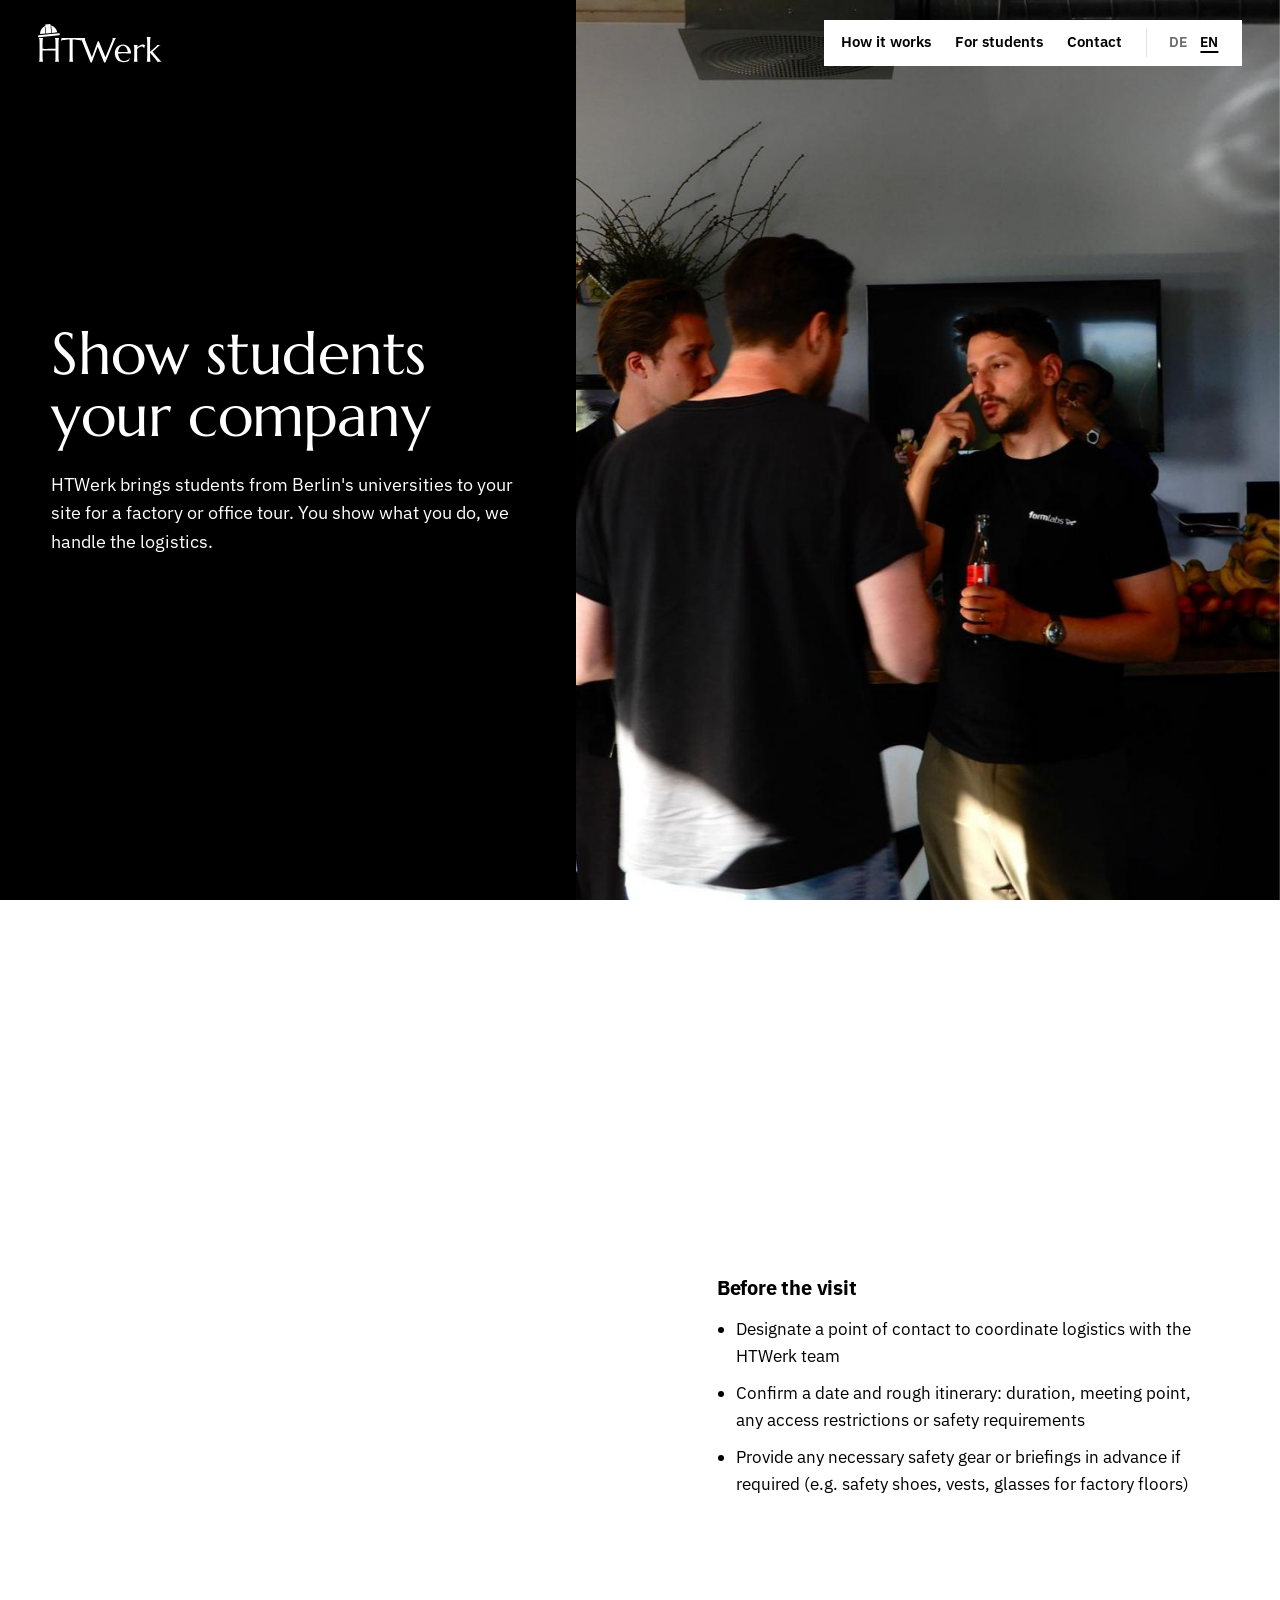
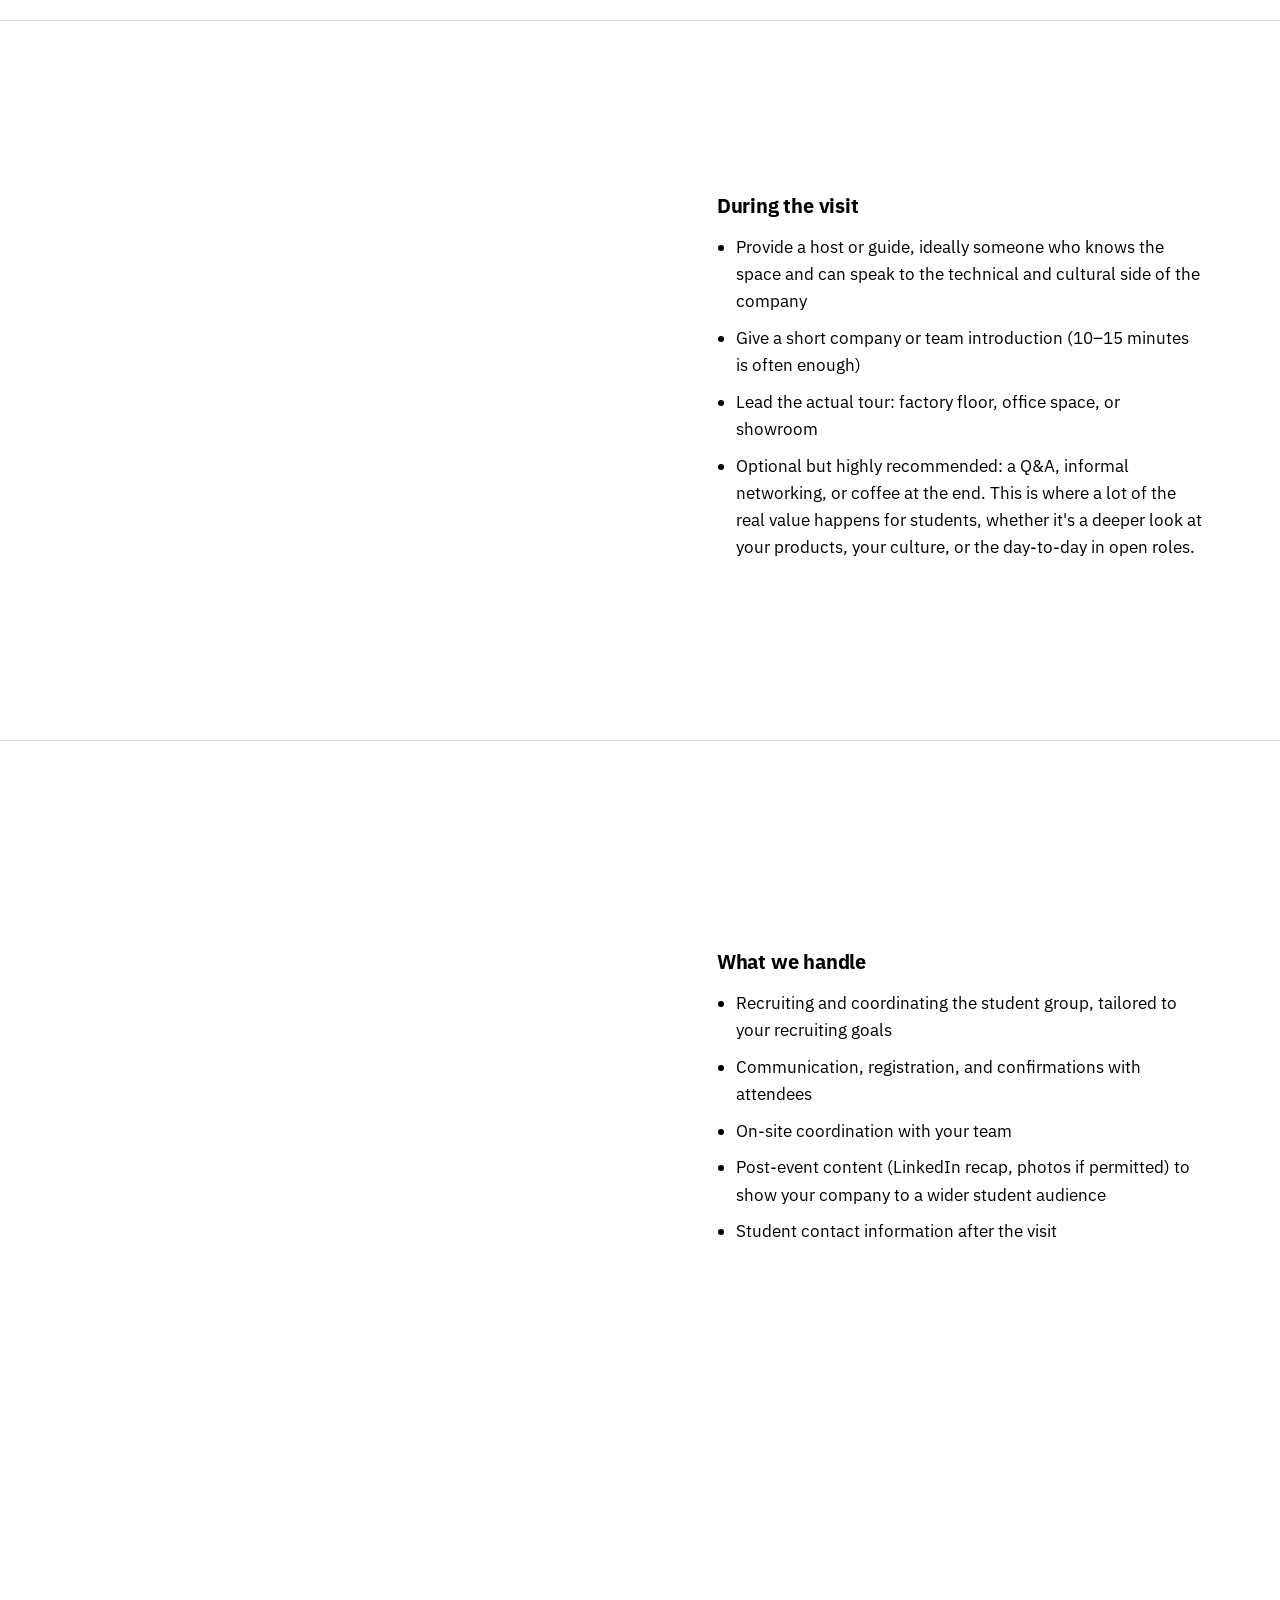
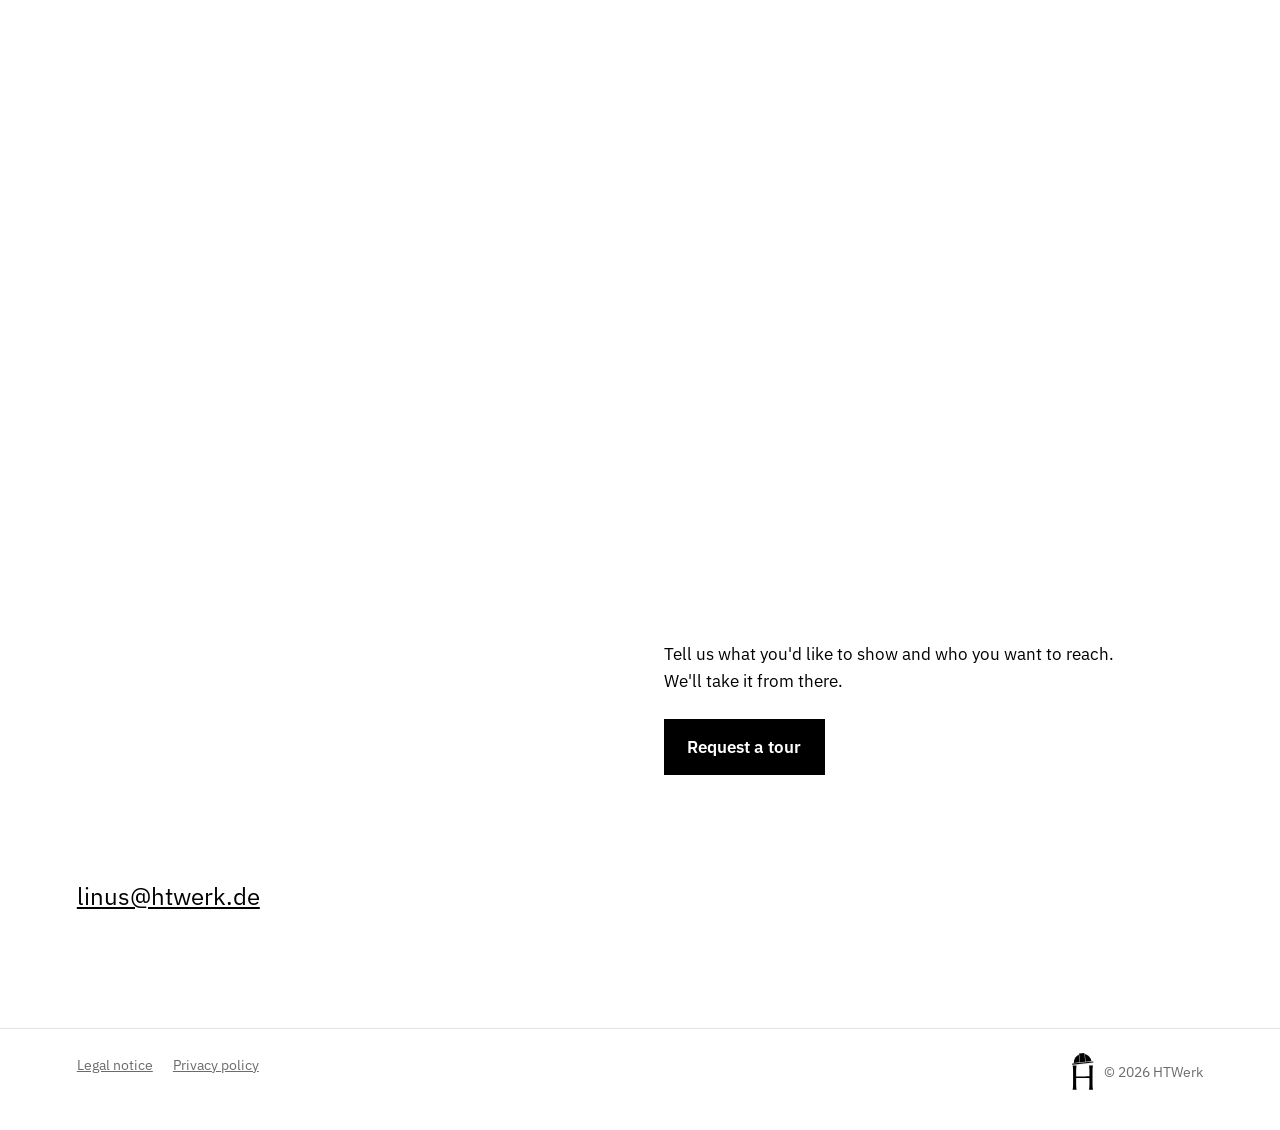
<file: unternehmen.html>
<!DOCTYPE html>
<html lang="en" data-title-en="Host a tour – HTWerk" data-title-de="Tour ausrichten – HTWerk">
<head>
<meta charset="utf-8">
<meta name="viewport" content="width=device-width, initial-scale=1">
<title>Host a tour – HTWerk</title>
<script>/* Seiten-Animation: nur mit JavaScript und ohne „reduzierte Bewegung“ werden Inhalte für das Einblenden versteckt */
if('IntersectionObserver' in window&&!matchMedia('(prefers-reduced-motion: reduce)').matches)document.documentElement.classList.add('anim')</script>
<script>
/* Sprache waehlen, bevor die Seite gezeichnet wird: ?lang= in der Adresse, sonst gespeicherte Wahl, sonst Browsersprache */
(function(){var l;try{l=localStorage.getItem('htwerk-lang')}catch(e){}var q=(location.search.match(/[?&]lang=(de|en)/)||[])[1];if(q)l=q;if(l!=='de'&&l!=='en')l=/^de/i.test(navigator.language||'')?'de':'en';document.documentElement.lang=l})();
</script>
<meta name="description" content="Show Berlin university students your factory or office. HTWerk puts the group together and handles the logistics, you lead the tour.">
<link rel="canonical" href="https://htwerk.de/unternehmen.html">
<link rel="alternate" hreflang="de" href="https://htwerk.de/unternehmen.html?lang=de">
<link rel="alternate" hreflang="en" href="https://htwerk.de/unternehmen.html?lang=en">
<link rel="alternate" hreflang="x-default" href="https://htwerk.de/unternehmen.html">
<link rel="icon" href="favicon.svg" type="image/svg+xml">
<link rel="icon" href="favicon.png" sizes="48x48" type="image/png">
<link rel="apple-touch-icon" href="apple-touch-icon.png">
<meta name="theme-color" content="#000000">
<meta property="og:type" content="website">
<meta property="og:site_name" content="HTWerk">
<meta property="og:title" content="Host a tour – HTWerk">
<meta property="og:description" content="Show Berlin university students your factory or office. HTWerk puts the group together and handles the logistics, you lead the tour.">
<meta property="og:url" content="https://htwerk.de/unternehmen.html">
<meta property="og:image" content="https://htwerk.de/images/og-image.jpg">
<meta property="og:image:width" content="1200">
<meta property="og:image:height" content="630">
<meta property="og:image:alt" content="HTWerk, student club for factory and office tours. Students talking with a Formlabs employee next to 3D-printing equipment.">
<meta name="twitter:card" content="summary_large_image">
<link rel="stylesheet" href="fonts/fonts.css">
<style>
:root{--black:#000;--white:#fff;--grey:#6B6B6B;--line:#E2E2E2}
*{box-sizing:border-box}
html{scroll-behavior:smooth}
body{margin:0;background:var(--white);color:var(--black);font:400 1.0625rem/1.6 "IBM Plex Sans","Helvetica Neue",Arial,sans-serif}
img{display:block;max-width:100%}
a{color:inherit}
:focus-visible{outline:3px solid currentColor;outline-offset:3px}
h1,h2,h3,.serif{font-family:"Marcellus","Optima",Georgia,serif;font-weight:400;letter-spacing:-.01em}
.inner{padding:0 clamp(1.25rem,6vw,6.5rem)}

/* header */
header{position:absolute;top:0;left:0;right:0;z-index:5;display:flex;justify-content:flex-end;padding:1.25rem clamp(1.25rem,3vw,2.5rem)}
nav{display:flex;gap:1.5rem;background:var(--white);padding:.55rem 1.1rem}
nav a{text-decoration:none;font-weight:600;font-size:.92rem}
nav a:hover{text-decoration:underline}
html[lang="en"] [lang="de"],html[lang="de"] [lang="en"]{display:none}
nav{align-items:center}
.langsw{display:flex;border-left:1px solid var(--line);padding-left:1rem;gap:.15rem}
.langsw button{font:inherit;font-weight:600;font-size:.85rem;background:none;border:0;padding:.2rem .35rem;cursor:pointer;color:var(--grey)}
.langsw button[aria-pressed="true"]{color:var(--black);text-decoration:underline;text-underline-offset:4px;text-decoration-thickness:2px}

/* split layout used throughout, like the deck */
.split{display:grid;grid-template-columns:1fr 1fr;min-height:100vh}
.split>.text{display:flex;flex-direction:column;justify-content:center;padding:5rem clamp(1.25rem,6vw,6.5rem)}
.split>.photo{position:relative;min-height:22rem}
.split>.photo img{position:absolute;inset:0;width:100%;height:100%;object-fit:cover}
.dark{background:var(--black);color:var(--white)}

/* hero */
.hero{grid-template-columns:40% 1fr 4.5rem}
/* Logo (Entwurf „Helm“): Wortmarke als SVG, der Text „HTWerk“ bleibt für Screenreader und Suchmaschinen */
.vh{position:absolute;width:1px;height:1px;overflow:hidden;clip-path:inset(50%);white-space:nowrap}
.hero h1{margin:0 0 1.9rem;line-height:0}
.hero h1 svg{display:block;width:clamp(13rem,25vw,28rem);height:auto;fill:currentColor}
.hero>.text{padding-left:clamp(1.25rem,4vw,4rem);padding-right:clamp(1.25rem,3vw,3rem)}
.hero p{font-size:clamp(1.1rem,1.6vw,1.35rem);margin:0 0 2.25rem}
.side{display:flex;align-items:center;justify-content:center;background:var(--white)}
.side span{writing-mode:vertical-rl;font-size:.8rem;letter-spacing:.08em;white-space:nowrap}
.btns{display:flex;gap:.75rem;flex-wrap:wrap}
.btn{display:inline-block;padding:.85rem 1.4rem;font-weight:600;text-decoration:none;border:1.5px solid currentColor}
.btn.solid{background:var(--white);color:var(--black);border-color:var(--white)}
.btn:hover{opacity:.75}
.light .btn.solid{background:var(--black);color:var(--white);border-color:var(--black)}

/* about */
.about{grid-template-columns:1fr 1fr;min-height:auto}
.about .text p{max-width:30rem;margin:0 0 1.1rem}
h2{font-size:clamp(2.6rem,5.5vw,4.5rem);line-height:1;margin:0 0 2.5rem}
.stack{display:grid;grid-template-rows:auto 1fr}
.founder{display:grid;grid-template-columns:1fr 1fr}
.founder img{width:100%;aspect-ratio:3/3.3;object-fit:cover;object-position:top}
.founder .cap{background:var(--black);color:var(--white);display:flex;align-items:center;padding:1.5rem;font-size:.95rem;align-self:end;min-height:50%}
.stack .wide{position:relative;min-height:22rem}
.stack .wide img{position:absolute;inset:0;width:100%;height:100%;object-fit:cover}

/* process: a real sequence, so numbered */
.process{padding:7rem 0}
.process h2{font-size:clamp(3rem,8vw,6.5rem);max-width:14ch;margin-bottom:4.5rem}
.steps{display:grid;grid-template-columns:repeat(3,1fr);gap:2.5rem;list-style:none;margin:0;padding:0}
.steps .n{font-family:"Marcellus",Georgia,serif;font-size:2.4rem;line-height:1;color:var(--grey)}
.steps h3{font-size:1.6rem;margin:.25rem 0 .4rem}
.steps p{margin:0;color:var(--grey);font-family:"Marcellus",Georgia,serif;font-size:1.25rem;line-height:1.3}

/* hosting */
.host h3{font-family:"IBM Plex Sans",Arial,sans-serif;font-weight:700;font-size:1.25rem;margin:2rem 0 .75rem}
.host h3:first-of-type{margin-top:0}
.host ul{margin:0;padding-left:1.2rem;max-width:34rem}
.host li{margin-bottom:.6rem}
.host .text{padding-top:6rem;padding-bottom:6rem}
@media (max-width:52rem){.host .text{padding-top:3.5rem;padding-bottom:3.5rem}}
.host .sofar{font-family:"Marcellus",Georgia,serif;font-size:1.4rem;line-height:1.3;color:var(--grey);margin:-1.25rem 0 2.25rem}
.host .split{min-height:80vh}
.host .split+.split{border-top:1px solid var(--line)}
.host-photos{display:grid;grid-template-rows:1fr 1fr}
.host-photos div{position:relative;min-height:16rem}
.host-photos img{position:absolute;inset:0;width:100%;height:100%;object-fit:cover}

/* past visits */
.visits-intro{grid-template-columns:40% 1fr;min-height:70vh}
.arrow{display:block;width:min(19rem,80%);height:2px;background:currentColor;position:relative;margin-top:1.5rem}
.arrow::after{content:"";position:absolute;right:-1px;top:-5px;border:6px solid transparent;border-left:10px solid currentColor;border-right:0}
.visit{display:grid;grid-template-columns:1fr 23rem;min-height:85vh;border-top:1px solid var(--line)}
.visit .photo{position:relative;min-height:22rem}
.visit .photo img{position:absolute;inset:0;width:100%;height:100%;object-fit:cover}
.visit .name{display:flex;align-items:center;justify-content:center;padding:2rem}
.visit .name div{writing-mode:vertical-rl;transform:rotate(180deg)}
.visit h3{font-family:"IBM Plex Sans",Arial,sans-serif;font-weight:700;font-size:clamp(2.2rem,4vw,3.4rem);line-height:1;margin:0;text-transform:uppercase}
.visit p{margin:0 1rem 0 0;color:var(--grey);font-size:.95rem}

a.visit{text-decoration:none;color:inherit}
a.visit p{text-decoration:underline;text-underline-offset:3px}
a.visit .photo img{transition:opacity .2s}
a.visit:hover .photo img,a.visit:focus-visible .photo img{opacity:.82}
a.visit:hover h3{text-decoration:underline;text-decoration-thickness:2px;text-underline-offset:6px}
.signup{padding:7rem 0}
.signup h2{font-size:clamp(3rem,8vw,6.5rem);margin-bottom:1.5rem}
.signup p{max-width:32rem;margin:0 0 2rem;font-size:1.15rem}
/* team */
.team .text h2{margin-bottom:3rem}
.member{margin-bottom:2rem}
.member .serif{font-size:clamp(1.7rem,3vw,2.4rem);line-height:1.1;display:block}
.member>span{font-size:.95rem}

/* join + contact */
.contact{padding:7rem 0;display:grid;grid-template-columns:1fr 1fr;gap:3rem;align-items:start}
.contact h2{font-size:clamp(3.2rem,8vw,6.5rem);margin-bottom:2rem}
.contact p{max-width:30rem;margin:0 0 1.5rem}
.mail{font-size:clamp(1.1rem,2vw,1.5rem)}
footer{border-top:1px solid var(--line);padding:1.5rem 0 2.5rem;font-size:.9rem;color:var(--grey)}
footer .inner{display:flex;justify-content:space-between;flex-wrap:wrap;gap:1rem}
footer a{margin-right:1.25rem}
.mark{display:flex;align-items:center;gap:.7rem}
.mark svg{height:2.3rem;width:auto;fill:var(--black)}

@media (max-width:52rem){
  nav{gap:1rem;padding:.5rem .8rem}
  nav a{font-size:.85rem}
  .split,.hero,.about,.visits-intro{grid-template-columns:1fr;min-height:auto}
  .hero .side{display:none}
  .hero .text{padding-top:7rem;min-height:70vh}
  .split>.photo{min-height:60vw}
  .host .photo-col{order:2}
  .visit{grid-template-columns:1fr;min-height:auto}
  .visit .photo{min-height:70vw}
  .visit .name{justify-content:flex-start;padding:1.5rem 1.25rem 2.5rem}
  .visit .name div{writing-mode:horizontal-tb;transform:none}
  .steps,.contact{grid-template-columns:1fr}
  .process,.contact,.signup{padding:4.5rem 0}
}
@media (max-width:34rem){nav a:nth-child(2){display:none}nav a{white-space:nowrap}nav{gap:.75rem}.langsw{padding-left:.75rem}}
@media (max-width:26rem){nav a:nth-child(1){display:none}}
@media (max-width:26rem){.brand svg{height:1.6rem}nav{gap:.6rem;padding:.45rem .6rem}.langsw{padding-left:.5rem}}
@media (prefers-reduced-motion:reduce){html{scroll-behavior:auto}}

/* Seite für Unternehmen */
header{justify-content:space-between;align-items:center}
.brand{display:block;line-height:0;color:var(--white)}
.brand svg{display:block;height:2.4rem;width:auto;fill:currentColor}
.hero.co{grid-template-columns:45% 1fr}
.hero.co h1{line-height:1.05;font-size:clamp(2.6rem,4.6vw,4.2rem);margin:0 0 1.5rem}
.hero.co .lead{font-size:clamp(1.05rem,1.4vw,1.2rem);max-width:30rem;margin:0 0 1.25rem}
.hero.co .sofar{font-family:"Marcellus",Georgia,serif;font-size:1.3rem;line-height:1.3;color:#B5B5B5;margin:0 0 2.25rem}
.contact .more{color:var(--grey)}
@media (max-width:52rem){.hero.co{grid-template-columns:1fr}.hero.co .text{min-height:auto;padding-bottom:4rem}.brand svg{height:2rem}}

/* Bisherige Besuche als Slider: wischen oder mit den Pfeilen weiterklicken */
.slider{position:relative}
.track{display:flex;overflow-x:auto;scroll-snap-type:x mandatory;scrollbar-width:none;overscroll-behavior-x:contain}
.track::-webkit-scrollbar{display:none}
.track>.visit{flex:0 0 100%;scroll-snap-align:start;min-height:75vh}
.slider-nav{display:flex;align-items:center;justify-content:space-between;gap:1rem;padding-top:1.25rem;padding-bottom:1.25rem;border-top:1px solid var(--line)}
.slider-nav .count{font:600 .85rem/1 "IBM Plex Sans",Arial,sans-serif;letter-spacing:.14em;color:var(--grey)}
.slider-nav .arrows{display:flex;gap:.6rem}
.sbtn{width:3.2rem;height:3.2rem;display:flex;align-items:center;justify-content:center;border:1.5px solid var(--black);background:var(--white);color:var(--black);font-size:1.3rem;line-height:1;cursor:pointer}
.sbtn:hover{background:var(--black);color:var(--white)}
.dots{display:flex;gap:.5rem}
.dots button{width:.6rem;height:.6rem;border-radius:50%;border:1.5px solid var(--black);background:none;padding:0;cursor:pointer}
.dots button[aria-current="true"]{background:var(--black)}
@media (max-width:52rem){.track>.visit{min-height:auto}}
@media (prefers-reduced-motion:no-preference){.track{scroll-behavior:smooth}}

/* Pfeile mittig über dem Slider: weiter zur nächsten Tour */
.sarrow{position:absolute;top:50%;transform:translateY(-50%);z-index:2;width:3.8rem;height:3.8rem;font-size:1.5rem}
.sarrow.prev{left:1rem}
.sarrow.next{right:1rem;background:var(--black);color:var(--white)}
.sarrow.next:hover{background:var(--white);color:var(--black)}
@media (max-width:52rem){.sarrow{top:35vw;width:3.2rem;height:3.2rem;font-size:1.3rem}.sarrow.prev{left:.6rem}.sarrow.next{right:.6rem}}
/* Logo-Animation (Helm): Startseite Helm landet auf dem H, Kopfzeile Helm lüpfen bei Hover, Fußzeile Helm wippt beim Reinscrollen */
.logo .helm{transform-box:view-box}
.hero h1 svg,.brand svg,.mark svg{overflow:visible}
.inlogo{display:inline-block;height:1.08em;width:auto;vertical-align:-.13em;fill:currentColor;overflow:visible}
.hero h1 .l{animation:lg-rise .7s cubic-bezier(.22,1,.36,1) both}
.hero h1 .l1{animation-delay:.05s}.hero h1 .l2{animation-delay:.12s}.hero h1 .l3{animation-delay:.19s}
.hero h1 .l4{animation-delay:.26s}.hero h1 .l5{animation-delay:.33s}.hero h1 .l6{animation-delay:.4s}
.hero h1 .helm{transform-origin:423px 437px;animation:lg-drop 1.3s .55s both}
.brand .helm{transform-origin:30px 480px;transition:transform .45s cubic-bezier(.34,1.56,.64,1)}
.brand:hover .helm,.brand:focus-visible .helm{transform:translateY(-140px) rotate(-18deg)}
.mark .helm{transform-origin:749px 706px}
.mark.is-in .helm{animation:lg-bob 1.1s .2s both}
@keyframes lg-rise{from{transform:translateY(320px);opacity:0}to{transform:none;opacity:1}}
@keyframes lg-drop{
  0%{transform:translateY(-1500px) rotate(-14deg);opacity:0;animation-timing-function:cubic-bezier(.5,0,.75,.35)}
  10%{opacity:1}
  45%{transform:translateY(0) rotate(0);animation-timing-function:ease-out}
  57%{transform:translateY(-50px) rotate(4deg);animation-timing-function:ease-in-out}
  71%{transform:translateY(0) rotate(-2deg)}
  85%{transform:rotate(.8deg)}
  100%{transform:none;opacity:1}}
@keyframes lg-bob{
  0%{transform:none;animation-timing-function:cubic-bezier(.2,.8,.3,1)}
  35%{transform:translateY(-420px) rotate(-10deg);animation-timing-function:cubic-bezier(.6,0,.9,.5)}
  62%{transform:none;animation-timing-function:ease-out}
  74%{transform:translateY(-60px) rotate(3deg);animation-timing-function:ease-in}
  86%,100%{transform:none}}
@media (prefers-reduced-motion:reduce){.hero h1 .l,.hero h1 .helm,.mark.is-in .helm{animation:none}.brand .helm{transition:none}}
/* Seiten-Animation: Titel nacheinander, Fotos öffnen sich wie ein Rolltor (von unten nach oben), Inhalte steigen beim Scrollen auf */
@keyframes pa-up{from{opacity:0;transform:translateY(26px)}to{opacity:1;transform:none}}
@keyframes pa-fade{from{opacity:0}to{opacity:1}}
@keyframes pa-down{from{opacity:0;transform:translateY(-14px)}to{opacity:1;transform:none}}
@keyframes pa-shutter{from{clip-path:inset(100% 0 0 0)}to{clip-path:inset(0 0 0 0)}}
@keyframes pa-zoom{from{transform:scale(1.14)}to{transform:none}}
@media (prefers-reduced-motion:no-preference){
  header nav{animation:pa-down .7s cubic-bezier(.22,1,.36,1) .2s both}
  .hero>.photo{overflow:hidden;animation:pa-shutter 1.25s cubic-bezier(.77,0,.18,1) .15s both}
  .hero>.photo img{animation:pa-zoom 2.6s cubic-bezier(.22,1,.36,1) .15s both}
  .hero>.side span{animation:pa-fade 1s ease 1.3s both}
  .hero>.text>:not(h1){animation:pa-up .8s cubic-bezier(.22,1,.36,1) both}
  .hero.co>.text>h1{animation:pa-up .8s cubic-bezier(.22,1,.36,1) .15s both}
  .hero>.text>:nth-child(2){animation-delay:.95s}
  .hero>.text>:nth-child(3){animation-delay:1.1s}
  .hero>.text>:nth-child(4){animation-delay:1.25s}
  .hero>.text>:nth-child(5){animation-delay:1.4s}
  .hero.co>.text>:nth-child(2){animation-delay:.3s}
  .hero.co>.text>:nth-child(3){animation-delay:.45s}
  .hero.co>.text>:nth-child(4){animation-delay:.6s}
  .hero.co>.text>:nth-child(5){animation-delay:.75s}
}
html.anim .rv{opacity:0;transform:translateY(28px);transition:opacity .8s cubic-bezier(.22,1,.36,1) var(--d,0s),transform .8s cubic-bezier(.22,1,.36,1) var(--d,0s)}
html.anim .rv.from-top{transform:translateY(-28px)}
html.anim .rv.in{opacity:1;transform:none}
html.anim .rv-photo{overflow:hidden}
html.anim .rv-photo img{clip-path:inset(100% 0 0 0);transform:scale(1.12);transform-origin:50% 100%;transition:clip-path 1.15s cubic-bezier(.77,0,.18,1) var(--d,0s),transform 1.9s cubic-bezier(.22,1,.36,1) var(--d,0s)}
html.anim .rv-photo.from-top img{clip-path:inset(0 0 100% 0);transform-origin:50% 0}
html.anim .rv-photo.in img{clip-path:inset(0 0 0 0);transform:none}
/* Buttons füllen sich beim Hover von links, Navigation mit wachsender Unterstreichung */
.btn{transition:box-shadow .38s cubic-bezier(.65,0,.35,1),color .38s cubic-bezier(.65,0,.35,1),transform .25s ease}
.btn:not(.solid):hover{opacity:1;box-shadow:inset 22rem 0 0 0 var(--black);color:var(--white)}
.dark .btn:not(.solid):hover{box-shadow:inset 22rem 0 0 0 var(--white);color:var(--black)}
.btn.solid:hover{opacity:1;transform:translateY(-2px)}
nav a{background:linear-gradient(currentColor,currentColor) 0 100%/0 2px no-repeat;padding-bottom:2px;transition:background-size .3s cubic-bezier(.65,0,.35,1)}
nav a:hover{text-decoration:none;background-size:100% 2px}
.sbtn{transition:background-color .25s,color .25s}
@media (prefers-reduced-motion:reduce){.btn,nav a,.sbtn{transition:none}.btn.solid:hover{transform:none}}
</style>
</head>
<body>

<header>
  <a class="brand" href="index.html" aria-label="HTWerk"><svg class="logo" viewBox="0 0 4799 1487" aria-hidden="true" focusable="false"><path class="l l1" d="M678 1027 c-17 -1 -38 -1 -64 -1 c-25 -1 -53 -1 -83 -1 c-31 -1 -62 -1 -95 -1 c-32 -1 -64 -1 -96 -1 c-31 0 -61 0 -89 0 c-28 1 -53 1 -74 2 v191 c0 36 1 68 2 95 c1 27 2 51 4 70 c1 20 3 36 6 50 c2 13 4 24 7 33 v3 h-154 v-3 c3 -9 5 -20 7 -33 c3 -14 5 -30 7 -50 c1 -19 3 -43 3 -70 c1 -27 2 -59 2 -95 v-418 c0 -36 -1 -68 -2 -95 c0 -27 -2 -51 -3 -71 c-2 -20 -4 -36 -7 -49 c-2 -14 -4 -25 -7 -34 v-2 h154 v2 c-3 9 -5 20 -7 34 c-3 13 -5 29 -6 49 c-2 20 -3 44 -4 71 c-1 27 -2 59 -2 95 v164 c23 1 48 2 76 2 c28 0 58 0 89 0 c30 0 62 -1 94 -1 c32 0 62 -1 92 -2 c30 0 58 -1 83 -2 c26 -1 49 -2 67 -2 v-159 c0 -36 0 -68 -1 -95 c-1 -27 -2 -51 -4 -71 c-1 -20 -3 -36 -6 -49 c-2 -14 -5 -25 -7 -34 v-2 h154 v2 c-3 9 -5 20 -8 34 c-2 13 -4 29 -6 49 c-1 20 -3 44 -3 71 c-1 27 -2 59 -2 95 v418 c0 36 1 68 2 95 c0 27 2 51 3 70 c2 20 4 36 6 50 c3 13 5 24 8 33 v3 h-154 v-3 c2 -9 5 -20 7 -33 c3 -14 5 -30 6 -50 c2 -19 3 -43 4 -70 c1 -27 1 -59 1 -95 Z "/><path class="l l2" d="M1226 603 c-50 0 -96 2 -137 7 c-40 4 -75 9 -105 14 c-34 7 -65 14 -92 21 l19 -103 c5 0 13 0 23 1 c10 0 22 1 34 1 c13 1 26 1 40 1 c14 0 27 0 40 1 c12 0 23 0 33 0 c9 1 16 1 21 1 h366 c4 0 11 0 21 -1 c9 0 20 0 33 0 c12 -1 25 -1 39 -1 c14 0 27 0 40 -1 c13 0 24 -1 34 -1 c11 -1 18 -1 23 -1 l19 103 c-27 -7 -58 -14 -92 -21 c-30 -5 -65 -10 -106 -14 c-40 -5 -86 -7 -136 -7 v613 c0 36 0 68 1 95 c2 27 3 51 4 70 c2 20 4 36 6 50 c2 13 5 24 7 33 v3 h-153 v-3 c3 -9 5 -20 7 -33 c2 -14 4 -30 6 -50 c2 -19 3 -43 4 -70 c1 -27 1 -59 1 -95 Z "/><path class="l l3" d="M2356 668 l257 623 l249 -612 c10 -25 17 -46 22 -64 c5 -17 7 -32 7 -45 c0 -3 0 -7 0 -11 c-1 -5 -1 -8 -2 -10 v-2 h127 v2 c-9 10 -18 25 -28 45 c-10 21 -22 46 -35 76 l-343 817 h-49 l-249 -606 l-228 606 h-48 l-314 -785 c-8 -18 -16 -36 -24 -53 c-8 -17 -15 -33 -22 -47 c-7 -13 -14 -25 -19 -34 c-6 -10 -10 -16 -13 -19 v-2 h178 v2 c-1 5 -2 9 -2 11 c0 3 0 6 0 9 c0 15 2 30 5 46 c4 17 10 36 19 59 l241 610 l231 -614 Z "/><path class="l l4" d="M3317 1478 c-48 0 -92 -7 -134 -22 c-41 -15 -77 -37 -108 -66 c-31 -29 -55 -65 -73 -107 c-17 -43 -26 -91 -26 -146 c0 -48 8 -93 24 -135 c16 -41 39 -77 67 -107 c29 -30 63 -54 101 -71 c38 -17 79 -26 124 -26 c44 0 85 8 122 23 c38 15 71 37 98 66 c28 29 50 65 66 107 c16 43 24 91 26 145 c-49 0 -97 -1 -145 -1 c-49 -1 -99 -1 -151 -1 c-37 0 -73 0 -109 1 c-35 0 -67 1 -95 1 c3 45 9 85 21 121 c11 36 27 67 47 92 c20 26 44 45 72 59 c29 14 61 20 97 20 c24 0 48 -3 70 -8 c22 -6 42 -14 60 -24 c18 -11 34 -23 48 -37 c14 -14 26 -29 36 -45 l8 4 l-48 114 c-23 12 -50 22 -83 31 c-32 8 -70 12 -115 12 Z M3232 1087 c42 0 85 0 128 0 c43 -1 82 -1 117 -3 c-4 -37 -11 -70 -21 -100 c-11 -29 -25 -54 -42 -75 c-16 -20 -36 -36 -59 -47 c-22 -11 -47 -17 -75 -17 c-24 0 -47 5 -68 16 c-21 11 -39 27 -54 47 c-16 21 -28 46 -37 76 c-10 30 -15 63 -17 102 c19 0 40 1 61 1 c21 0 44 0 67 0 Z "/><path class="l l5" d="M3729 1061 c0 -37 -1 -69 -2 -96 c-1 -27 -2 -50 -4 -70 c-1 -20 -3 -36 -6 -49 c-2 -14 -5 -25 -7 -34 v-2 h148 v2 c-3 10 -6 22 -9 36 c-2 14 -4 32 -5 55 c16 -14 32 -27 49 -39 c18 -13 35 -25 53 -34 c18 -10 36 -18 55 -24 c18 -6 37 -9 56 -9 c12 0 22 0 30 1 c9 2 16 3 23 5 c7 2 13 4 19 6 c5 3 11 5 16 7 l-32 123 l-10 -3 c-6 -19 -15 -34 -29 -45 c-14 -11 -34 -17 -58 -17 c-13 0 -27 2 -42 7 c-14 5 -29 11 -44 19 c-15 9 -30 18 -45 29 c-15 11 -29 23 -44 35 c0 12 -1 26 -1 40 c0 15 0 30 0 46 v166 c0 36 1 68 1 95 c1 27 3 51 4 70 c2 20 4 36 6 50 c2 13 5 24 7 33 v3 h-148 v-3 c2 -9 5 -20 7 -33 c3 -14 5 -30 6 -50 c2 -19 3 -43 4 -70 c1 -27 2 -59 2 -95 Z "/><path class="l l6" d="M4231 758 c0 -36 -1 -68 -2 -95 c-1 -27 -2 -50 -4 -70 c-1 -20 -3 -36 -6 -50 c-2 -13 -4 -24 -7 -33 v-2 h148 v2 c-2 9 -5 20 -7 33 c-2 14 -4 30 -6 50 c-1 20 -3 43 -4 70 c0 27 -1 59 -1 95 v320 l210 -188 c37 -32 55 -59 55 -80 h149 v2 c-11 4 -22 8 -32 13 c-10 6 -20 12 -30 19 c-10 8 -20 16 -31 25 c-11 9 -23 20 -36 31 l-188 171 l258 305 c8 10 16 19 25 29 c9 9 18 18 27 26 c9 8 18 16 26 22 c9 6 17 9 24 11 v3 h-186 c0 -11 -3 -23 -9 -35 c-6 -12 -16 -27 -31 -46 l-231 -274 v104 c0 36 1 68 1 95 c1 27 3 51 4 70 c2 20 4 36 6 50 c2 13 5 24 7 33 v3 h-148 v-3 c3 -9 5 -20 7 -33 c3 -14 5 -30 6 -50 c2 -19 3 -43 4 -70 c1 -27 2 -59 2 -95 Z "/><path class="helm" d="M745 323 l-204 21 l-27 -257 l-26 3 l27 257 l-199 21 l-27 -258 l-26 3 l27 258 l-205 21 c-14 -137 70 -264 200 -317 l-6 -54 l200 -21 l5 54 c138 25 247 131 261 269 Z M36 437 l767 -80 c22 -3 42 13 44 35 c3 22 -13 42 -35 44 l-768 81 c-22 2 -41 -14 -44 -36 c-2 -22 14 -41 36 -44 Z"/></svg></a>
  <nav aria-label="Main">
    <a href="#host"><span lang="en">How it works</span><span lang="de">So läuft es ab</span></a>
    <a href="index.html"><span lang="en">For students</span><span lang="de">Für Studierende</span></a>
    <a href="#contact"><span lang="en">Contact</span><span lang="de">Kontakt</span></a>
    <span class="langsw" role="group" aria-label="Language / Sprache">
      <button type="button" data-setlang="de">DE</button><button type="button" data-setlang="en">EN</button>
    </span>
  </nav>
</header>

<main>
  <section class="split hero co">
    <div class="text dark">
      <h1><span lang="en">Show students your company</span><span lang="de">Zeigen Sie Studierenden Ihr Unternehmen</span></h1>
      <p class="lead"><span lang="en">HTWerk brings students from Berlin's universities to your site for a factory or office tour. You show what you do, we handle the logistics.</span><span lang="de">HTWerk kommt mit Studierenden der Berliner Hochschulen zu Ihnen, für eine Führung durch Ihr Werk oder Unternehmen. Sie zeigen, was Sie machen, und wir kümmern uns um die Organisation.</span></p>
    </div>
    <div class="photo"><img fetchpriority="high" src="images/networking.jpg" data-alt-de="Studierende im Gespräch mit Formlabs-Mitarbeitenden nach der Tour" alt="Students chatting with Formlabs staff after the tour"></div>
  </section>

  <section class="host" id="host">
    <!-- Bisher-Zahl steht im Titel dieser Seite und im Abschnitt "Für Unternehmen" der Startseite -->
    <div class="split">
      <div class="photo"><img loading="lazy" decoding="async" src="images/bmw-briefing.jpg" data-alt-de="Ein Guide weist Studierende in Besucherwesten bei BMW Motorrad in Berlin ein" alt="Guide briefing students in visitor vests at BMW Motorrad Berlin"></div>
      <div class="text"><h2><span lang="en">What hosting an <span class="vh">HTWerk</span><svg class="logo inlogo" viewBox="0 0 4799 1487" aria-hidden="true" focusable="false"><path class="l l1" d="M678 1027 c-17 -1 -38 -1 -64 -1 c-25 -1 -53 -1 -83 -1 c-31 -1 -62 -1 -95 -1 c-32 -1 -64 -1 -96 -1 c-31 0 -61 0 -89 0 c-28 1 -53 1 -74 2 v191 c0 36 1 68 2 95 c1 27 2 51 4 70 c1 20 3 36 6 50 c2 13 4 24 7 33 v3 h-154 v-3 c3 -9 5 -20 7 -33 c3 -14 5 -30 7 -50 c1 -19 3 -43 3 -70 c1 -27 2 -59 2 -95 v-418 c0 -36 -1 -68 -2 -95 c0 -27 -2 -51 -3 -71 c-2 -20 -4 -36 -7 -49 c-2 -14 -4 -25 -7 -34 v-2 h154 v2 c-3 9 -5 20 -7 34 c-3 13 -5 29 -6 49 c-2 20 -3 44 -4 71 c-1 27 -2 59 -2 95 v164 c23 1 48 2 76 2 c28 0 58 0 89 0 c30 0 62 -1 94 -1 c32 0 62 -1 92 -2 c30 0 58 -1 83 -2 c26 -1 49 -2 67 -2 v-159 c0 -36 0 -68 -1 -95 c-1 -27 -2 -51 -4 -71 c-1 -20 -3 -36 -6 -49 c-2 -14 -5 -25 -7 -34 v-2 h154 v2 c-3 9 -5 20 -8 34 c-2 13 -4 29 -6 49 c-1 20 -3 44 -3 71 c-1 27 -2 59 -2 95 v418 c0 36 1 68 2 95 c0 27 2 51 3 70 c2 20 4 36 6 50 c3 13 5 24 8 33 v3 h-154 v-3 c2 -9 5 -20 7 -33 c3 -14 5 -30 6 -50 c2 -19 3 -43 4 -70 c1 -27 1 -59 1 -95 Z "/><path class="l l2" d="M1226 603 c-50 0 -96 2 -137 7 c-40 4 -75 9 -105 14 c-34 7 -65 14 -92 21 l19 -103 c5 0 13 0 23 1 c10 0 22 1 34 1 c13 1 26 1 40 1 c14 0 27 0 40 1 c12 0 23 0 33 0 c9 1 16 1 21 1 h366 c4 0 11 0 21 -1 c9 0 20 0 33 0 c12 -1 25 -1 39 -1 c14 0 27 0 40 -1 c13 0 24 -1 34 -1 c11 -1 18 -1 23 -1 l19 103 c-27 -7 -58 -14 -92 -21 c-30 -5 -65 -10 -106 -14 c-40 -5 -86 -7 -136 -7 v613 c0 36 0 68 1 95 c2 27 3 51 4 70 c2 20 4 36 6 50 c2 13 5 24 7 33 v3 h-153 v-3 c3 -9 5 -20 7 -33 c2 -14 4 -30 6 -50 c2 -19 3 -43 4 -70 c1 -27 1 -59 1 -95 Z "/><path class="l l3" d="M2356 668 l257 623 l249 -612 c10 -25 17 -46 22 -64 c5 -17 7 -32 7 -45 c0 -3 0 -7 0 -11 c-1 -5 -1 -8 -2 -10 v-2 h127 v2 c-9 10 -18 25 -28 45 c-10 21 -22 46 -35 76 l-343 817 h-49 l-249 -606 l-228 606 h-48 l-314 -785 c-8 -18 -16 -36 -24 -53 c-8 -17 -15 -33 -22 -47 c-7 -13 -14 -25 -19 -34 c-6 -10 -10 -16 -13 -19 v-2 h178 v2 c-1 5 -2 9 -2 11 c0 3 0 6 0 9 c0 15 2 30 5 46 c4 17 10 36 19 59 l241 610 l231 -614 Z "/><path class="l l4" d="M3317 1478 c-48 0 -92 -7 -134 -22 c-41 -15 -77 -37 -108 -66 c-31 -29 -55 -65 -73 -107 c-17 -43 -26 -91 -26 -146 c0 -48 8 -93 24 -135 c16 -41 39 -77 67 -107 c29 -30 63 -54 101 -71 c38 -17 79 -26 124 -26 c44 0 85 8 122 23 c38 15 71 37 98 66 c28 29 50 65 66 107 c16 43 24 91 26 145 c-49 0 -97 -1 -145 -1 c-49 -1 -99 -1 -151 -1 c-37 0 -73 0 -109 1 c-35 0 -67 1 -95 1 c3 45 9 85 21 121 c11 36 27 67 47 92 c20 26 44 45 72 59 c29 14 61 20 97 20 c24 0 48 -3 70 -8 c22 -6 42 -14 60 -24 c18 -11 34 -23 48 -37 c14 -14 26 -29 36 -45 l8 4 l-48 114 c-23 12 -50 22 -83 31 c-32 8 -70 12 -115 12 Z M3232 1087 c42 0 85 0 128 0 c43 -1 82 -1 117 -3 c-4 -37 -11 -70 -21 -100 c-11 -29 -25 -54 -42 -75 c-16 -20 -36 -36 -59 -47 c-22 -11 -47 -17 -75 -17 c-24 0 -47 5 -68 16 c-21 11 -39 27 -54 47 c-16 21 -28 46 -37 76 c-10 30 -15 63 -17 102 c19 0 40 1 61 1 c21 0 44 0 67 0 Z "/><path class="l l5" d="M3729 1061 c0 -37 -1 -69 -2 -96 c-1 -27 -2 -50 -4 -70 c-1 -20 -3 -36 -6 -49 c-2 -14 -5 -25 -7 -34 v-2 h148 v2 c-3 10 -6 22 -9 36 c-2 14 -4 32 -5 55 c16 -14 32 -27 49 -39 c18 -13 35 -25 53 -34 c18 -10 36 -18 55 -24 c18 -6 37 -9 56 -9 c12 0 22 0 30 1 c9 2 16 3 23 5 c7 2 13 4 19 6 c5 3 11 5 16 7 l-32 123 l-10 -3 c-6 -19 -15 -34 -29 -45 c-14 -11 -34 -17 -58 -17 c-13 0 -27 2 -42 7 c-14 5 -29 11 -44 19 c-15 9 -30 18 -45 29 c-15 11 -29 23 -44 35 c0 12 -1 26 -1 40 c0 15 0 30 0 46 v166 c0 36 1 68 1 95 c1 27 3 51 4 70 c2 20 4 36 6 50 c2 13 5 24 7 33 v3 h-148 v-3 c2 -9 5 -20 7 -33 c3 -14 5 -30 6 -50 c2 -19 3 -43 4 -70 c1 -27 2 -59 2 -95 Z "/><path class="l l6" d="M4231 758 c0 -36 -1 -68 -2 -95 c-1 -27 -2 -50 -4 -70 c-1 -20 -3 -36 -6 -50 c-2 -13 -4 -24 -7 -33 v-2 h148 v2 c-2 9 -5 20 -7 33 c-2 14 -4 30 -6 50 c-1 20 -3 43 -4 70 c0 27 -1 59 -1 95 v320 l210 -188 c37 -32 55 -59 55 -80 h149 v2 c-11 4 -22 8 -32 13 c-10 6 -20 12 -30 19 c-10 8 -20 16 -31 25 c-11 9 -23 20 -36 31 l-188 171 l258 305 c8 10 16 19 25 29 c9 9 18 18 27 26 c9 8 18 16 26 22 c9 6 17 9 24 11 v3 h-186 c0 -11 -3 -23 -9 -35 c-6 -12 -16 -27 -31 -46 l-231 -274 v104 c0 36 1 68 1 95 c1 27 3 51 4 70 c2 20 4 36 6 50 c2 13 5 24 7 33 v3 h-148 v-3 c3 -9 5 -20 7 -33 c3 -14 5 -30 6 -50 c2 -19 3 -43 4 -70 c1 -27 2 -59 2 -95 Z "/><path class="helm" d="M745 323 l-204 21 l-27 -257 l-26 3 l27 257 l-199 21 l-27 -258 l-26 3 l27 258 l-205 21 c-14 -137 70 -264 200 -317 l-6 -54 l200 -21 l5 54 c138 25 247 131 261 269 Z M36 437 l767 -80 c22 -3 42 13 44 35 c3 22 -13 42 -35 44 l-768 81 c-22 2 -41 -14 -44 -36 c-2 -22 14 -41 36 -44 Z"/></svg> event involves</span><span lang="de">So richten Sie eine <span class="vh">HTWerk</span><svg class="logo inlogo" viewBox="0 0 4799 1487" aria-hidden="true" focusable="false"><path class="l l1" d="M678 1027 c-17 -1 -38 -1 -64 -1 c-25 -1 -53 -1 -83 -1 c-31 -1 -62 -1 -95 -1 c-32 -1 -64 -1 -96 -1 c-31 0 -61 0 -89 0 c-28 1 -53 1 -74 2 v191 c0 36 1 68 2 95 c1 27 2 51 4 70 c1 20 3 36 6 50 c2 13 4 24 7 33 v3 h-154 v-3 c3 -9 5 -20 7 -33 c3 -14 5 -30 7 -50 c1 -19 3 -43 3 -70 c1 -27 2 -59 2 -95 v-418 c0 -36 -1 -68 -2 -95 c0 -27 -2 -51 -3 -71 c-2 -20 -4 -36 -7 -49 c-2 -14 -4 -25 -7 -34 v-2 h154 v2 c-3 9 -5 20 -7 34 c-3 13 -5 29 -6 49 c-2 20 -3 44 -4 71 c-1 27 -2 59 -2 95 v164 c23 1 48 2 76 2 c28 0 58 0 89 0 c30 0 62 -1 94 -1 c32 0 62 -1 92 -2 c30 0 58 -1 83 -2 c26 -1 49 -2 67 -2 v-159 c0 -36 0 -68 -1 -95 c-1 -27 -2 -51 -4 -71 c-1 -20 -3 -36 -6 -49 c-2 -14 -5 -25 -7 -34 v-2 h154 v2 c-3 9 -5 20 -8 34 c-2 13 -4 29 -6 49 c-1 20 -3 44 -3 71 c-1 27 -2 59 -2 95 v418 c0 36 1 68 2 95 c0 27 2 51 3 70 c2 20 4 36 6 50 c3 13 5 24 8 33 v3 h-154 v-3 c2 -9 5 -20 7 -33 c3 -14 5 -30 6 -50 c2 -19 3 -43 4 -70 c1 -27 1 -59 1 -95 Z "/><path class="l l2" d="M1226 603 c-50 0 -96 2 -137 7 c-40 4 -75 9 -105 14 c-34 7 -65 14 -92 21 l19 -103 c5 0 13 0 23 1 c10 0 22 1 34 1 c13 1 26 1 40 1 c14 0 27 0 40 1 c12 0 23 0 33 0 c9 1 16 1 21 1 h366 c4 0 11 0 21 -1 c9 0 20 0 33 0 c12 -1 25 -1 39 -1 c14 0 27 0 40 -1 c13 0 24 -1 34 -1 c11 -1 18 -1 23 -1 l19 103 c-27 -7 -58 -14 -92 -21 c-30 -5 -65 -10 -106 -14 c-40 -5 -86 -7 -136 -7 v613 c0 36 0 68 1 95 c2 27 3 51 4 70 c2 20 4 36 6 50 c2 13 5 24 7 33 v3 h-153 v-3 c3 -9 5 -20 7 -33 c2 -14 4 -30 6 -50 c2 -19 3 -43 4 -70 c1 -27 1 -59 1 -95 Z "/><path class="l l3" d="M2356 668 l257 623 l249 -612 c10 -25 17 -46 22 -64 c5 -17 7 -32 7 -45 c0 -3 0 -7 0 -11 c-1 -5 -1 -8 -2 -10 v-2 h127 v2 c-9 10 -18 25 -28 45 c-10 21 -22 46 -35 76 l-343 817 h-49 l-249 -606 l-228 606 h-48 l-314 -785 c-8 -18 -16 -36 -24 -53 c-8 -17 -15 -33 -22 -47 c-7 -13 -14 -25 -19 -34 c-6 -10 -10 -16 -13 -19 v-2 h178 v2 c-1 5 -2 9 -2 11 c0 3 0 6 0 9 c0 15 2 30 5 46 c4 17 10 36 19 59 l241 610 l231 -614 Z "/><path class="l l4" d="M3317 1478 c-48 0 -92 -7 -134 -22 c-41 -15 -77 -37 -108 -66 c-31 -29 -55 -65 -73 -107 c-17 -43 -26 -91 -26 -146 c0 -48 8 -93 24 -135 c16 -41 39 -77 67 -107 c29 -30 63 -54 101 -71 c38 -17 79 -26 124 -26 c44 0 85 8 122 23 c38 15 71 37 98 66 c28 29 50 65 66 107 c16 43 24 91 26 145 c-49 0 -97 -1 -145 -1 c-49 -1 -99 -1 -151 -1 c-37 0 -73 0 -109 1 c-35 0 -67 1 -95 1 c3 45 9 85 21 121 c11 36 27 67 47 92 c20 26 44 45 72 59 c29 14 61 20 97 20 c24 0 48 -3 70 -8 c22 -6 42 -14 60 -24 c18 -11 34 -23 48 -37 c14 -14 26 -29 36 -45 l8 4 l-48 114 c-23 12 -50 22 -83 31 c-32 8 -70 12 -115 12 Z M3232 1087 c42 0 85 0 128 0 c43 -1 82 -1 117 -3 c-4 -37 -11 -70 -21 -100 c-11 -29 -25 -54 -42 -75 c-16 -20 -36 -36 -59 -47 c-22 -11 -47 -17 -75 -17 c-24 0 -47 5 -68 16 c-21 11 -39 27 -54 47 c-16 21 -28 46 -37 76 c-10 30 -15 63 -17 102 c19 0 40 1 61 1 c21 0 44 0 67 0 Z "/><path class="l l5" d="M3729 1061 c0 -37 -1 -69 -2 -96 c-1 -27 -2 -50 -4 -70 c-1 -20 -3 -36 -6 -49 c-2 -14 -5 -25 -7 -34 v-2 h148 v2 c-3 10 -6 22 -9 36 c-2 14 -4 32 -5 55 c16 -14 32 -27 49 -39 c18 -13 35 -25 53 -34 c18 -10 36 -18 55 -24 c18 -6 37 -9 56 -9 c12 0 22 0 30 1 c9 2 16 3 23 5 c7 2 13 4 19 6 c5 3 11 5 16 7 l-32 123 l-10 -3 c-6 -19 -15 -34 -29 -45 c-14 -11 -34 -17 -58 -17 c-13 0 -27 2 -42 7 c-14 5 -29 11 -44 19 c-15 9 -30 18 -45 29 c-15 11 -29 23 -44 35 c0 12 -1 26 -1 40 c0 15 0 30 0 46 v166 c0 36 1 68 1 95 c1 27 3 51 4 70 c2 20 4 36 6 50 c2 13 5 24 7 33 v3 h-148 v-3 c2 -9 5 -20 7 -33 c3 -14 5 -30 6 -50 c2 -19 3 -43 4 -70 c1 -27 2 -59 2 -95 Z "/><path class="l l6" d="M4231 758 c0 -36 -1 -68 -2 -95 c-1 -27 -2 -50 -4 -70 c-1 -20 -3 -36 -6 -50 c-2 -13 -4 -24 -7 -33 v-2 h148 v2 c-2 9 -5 20 -7 33 c-2 14 -4 30 -6 50 c-1 20 -3 43 -4 70 c0 27 -1 59 -1 95 v320 l210 -188 c37 -32 55 -59 55 -80 h149 v2 c-11 4 -22 8 -32 13 c-10 6 -20 12 -30 19 c-10 8 -20 16 -31 25 c-11 9 -23 20 -36 31 l-188 171 l258 305 c8 10 16 19 25 29 c9 9 18 18 27 26 c9 8 18 16 26 22 c9 6 17 9 24 11 v3 h-186 c0 -11 -3 -23 -9 -35 c-6 -12 -16 -27 -31 -46 l-231 -274 v104 c0 36 1 68 1 95 c1 27 3 51 4 70 c2 20 4 36 6 50 c2 13 5 24 7 33 v3 h-148 v-3 c3 -9 5 -20 7 -33 c3 -14 5 -30 6 -50 c2 -19 3 -43 4 -70 c1 -27 2 -59 2 -95 Z "/><path class="helm" d="M745 323 l-204 21 l-27 -257 l-26 3 l27 257 l-199 21 l-27 -258 l-26 3 l27 258 l-205 21 c-14 -137 70 -264 200 -317 l-6 -54 l200 -21 l5 54 c138 25 247 131 261 269 Z M36 437 l767 -80 c22 -3 42 13 44 35 c3 22 -13 42 -35 44 l-768 81 c-22 2 -41 -14 -44 -36 c-2 -22 14 -41 36 -44 Z"/></svg>-Tour aus</span></h2><h3><span lang="en">Before the visit</span><span lang="de">Vor dem Besuch</span></h3><ul>
        <li><span lang="en">Designate a point of contact to coordinate logistics with the HTWerk team</span><span lang="de">Eine Ansprechperson benennen, die die Organisation mit dem HTWerk-Team abstimmt</span></li>
        <li><span lang="en">Confirm a date and rough itinerary: duration, meeting point, any access restrictions or safety requirements</span><span lang="de">Termin und groben Ablauf festlegen: Dauer, Treffpunkt, Zugangsregeln und Sicherheitsvorgaben</span></li>
        <li><span lang="en">Provide any necessary safety gear or briefings in advance if required (e.g. safety shoes, vests, glasses for factory floors)</span><span lang="de">Falls nötig, Schutzausrüstung bereitstellen oder vorab eine Sicherheitsunterweisung geben (z. B. Sicherheitsschuhe, Warnwesten oder Schutzbrillen für die Fertigung)</span></li>
      </ul></div>
    </div>
    <div class="split">
      <div class="photo"><img loading="lazy" decoding="async" src="images/during-visit.jpg" data-alt-de="Studierende und Gastgeber schauen bei einem Unternehmensbesuch auf einen Bildschirm" alt="Students and hosts looking at a screen during a company visit"></div>
      <div class="text"><h3><span lang="en">During the visit</span><span lang="de">Während des Besuchs</span></h3><ul>
        <li><span lang="en">Provide a host or guide, ideally someone who knows the space and can speak to the technical and cultural side of the company</span><span lang="de">Eine Person für die Führung stellen, am besten jemanden, der sich vor Ort auskennt und über Technik und Unternehmenskultur sprechen kann</span></li>
        <li><span lang="en">Give a short company or team introduction (10–15 minutes is often enough)</span><span lang="de">Unternehmen oder Team kurz vorstellen (10 bis 15 Minuten reichen meist)</span></li>
        <li><span lang="en">Lead the actual tour: factory floor, office space, or showroom</span><span lang="de">Die eigentliche Führung übernehmen: durch Fertigung, Büro oder Showroom</span></li>
        <li><span lang="en">Optional but highly recommended: a Q&amp;A, informal networking, or coffee at the end. This is where a lot of the real value happens for students, whether it's a deeper look at your products, your culture, or the day-to-day in open roles.</span><span lang="de">Freiwillig, aber sehr zu empfehlen: eine Fragerunde, lockeres Networking oder ein Kaffee zum Abschluss. Davon haben die Studierenden oft am meisten, weil sie hier mehr über Ihre Produkte, Ihre Unternehmenskultur oder den Alltag in Ihren offenen Stellen erfahren.</span></li>
      </ul></div>
    </div>
    <div class="split">
      <div class="photo"><img loading="lazy" decoding="async" src="images/about-team.jpg" data-alt-de="Studierende stehen bei einem Unternehmensbesuch um einen Laptop" alt="Students gathered around a laptop during a company visit"></div>
      <div class="text"><h3><span lang="en">What we handle</span><span lang="de">Das übernehmen wir</span></h3><ul>
        <li><span lang="en">Recruiting and coordinating the student group, tailored to your recruiting goals</span><span lang="de">Zusammenstellung und Koordination der Studierendengruppe, abgestimmt auf Ihre Recruiting-Ziele</span></li>
        <li><span lang="en">Communication, registration, and confirmations with attendees</span><span lang="de">Kommunikation mit den Teilnehmenden, von der Anmeldung bis zur Bestätigung</span></li>
        <li><span lang="en">On-site coordination with your team</span><span lang="de">Koordination vor Ort, gemeinsam mit Ihrem Team</span></li>
        <li><span lang="en">Post-event content (LinkedIn recap, photos if permitted) to show your company to a wider student audience</span><span lang="de">Inhalte nach der Tour (Rückblick auf LinkedIn, Fotos nach Freigabe), mit denen Ihr Unternehmen noch mehr Studierende erreicht</span></li>
        <li><span lang="en">Student contact information after the visit</span><span lang="de">Kontaktdaten der teilnehmenden Studierenden nach dem Besuch</span></li>
      </ul></div>
    </div>
  </section>

  <section class="process">
    <div class="inner">
      <h2><span lang="en">How a visit comes together</span><span lang="de">So kommt eine Tour zustande</span></h2>
      <ol class="steps">
        <li><div class="n">01</div><h3><span lang="en">Reach out</span><span lang="de">Sie melden sich</span></h3><p><span lang="en">Get in touch and tell us your recruiting goals. We confirm a date and rough itinerary together.</span><span lang="de">Schreiben Sie uns und nennen Sie Ihre Recruiting-Ziele. Termin und groben Ablauf legen wir gemeinsam fest.</span></p></li>
        <li><div class="n">02</div><h3><span lang="en">We fill the room</span><span lang="de">Wir bringen die Studierenden mit</span></h3><p><span lang="en">HTWerk recruits and coordinates the student group, tailored to match who you want to reach.</span><span lang="de">HTWerk stellt die Gruppe zusammen und koordiniert sie, passend zu den Studierenden, die Sie erreichen möchten.</span></p></li>
        <li><div class="n">03</div><h3><span lang="en">Host the tour</span><span lang="de">Sie zeigen Ihr Unternehmen</span></h3><p><span lang="en">You lead the visit, we handle logistics and follow up with a LinkedIn recap and student contacts.</span><span lang="de">Sie führen durch den Besuch, wir kümmern uns um die Organisation. Danach veröffentlichen wir einen Rückblick auf LinkedIn und schicken Ihnen die Kontakte der Studierenden.</span></p></li>
      </ol>
    </div>
  </section>

  <section class="contact light" id="contact">
    <div class="inner" style="grid-column:1/-1;display:grid;grid-template-columns:inherit;gap:3rem">
      <div>
        <h2><span lang="en">Request a tour</span><span lang="de">Tour anfragen</span></h2>
        <a class="mail" href="mailto:linus@htwerk.de">linus@htwerk.de</a>
      </div>
      <div>
        <p><span lang="en">Tell us what you'd like to show and who you want to reach. We'll take it from there.</span><span lang="de">Sagen Sie uns, was Sie zeigen und wen Sie erreichen möchten. Um den Rest kümmern wir uns.</span></p>
        <div class="btns">
          <a class="btn solid" lang="en" href="mailto:linus@htwerk.de?subject=Tour%20request">Request a tour</a><a class="btn solid" lang="de" href="mailto:linus@htwerk.de?subject=Tour-Anfrage">Tour anfragen</a>
        </div>
        <p class="more" style="margin-top:2rem"><span lang="en">Who we are: <a href="index.html#team">about HTWerk and our team</a>.</span><span lang="de">Wer wir sind: <a href="index.html#team">über HTWerk und unser Team</a>.</span></p>
      </div>
    </div>
  </section>
</main>

<footer>
  <div class="inner">
    <div><a href="impressum.html"><span lang="en">Legal notice</span><span lang="de">Impressum</span></a><a href="datenschutz.html"><span lang="en">Privacy policy</span><span lang="de">Datenschutz</span></a></div>
    <div class="mark"><svg class="logo" viewBox="0 0 1498 2566" aria-hidden="true" focusable="false"><path d="M1216 1753 c-31 -1 -71 -2 -118 -2 c-48 -1 -99 -1 -155 -2 c-56 -1 -114 -1 -174 -2 c-61 0 -120 -1 -177 -1 c-58 0 -113 0 -165 1 c-52 0 -98 2 -137 3 v352 c0 67 1 126 3 176 c2 51 5 94 7 130 c3 37 7 67 11 91 c4 25 9 45 14 62 v5 h-285 v-5 c5 -17 10 -37 14 -62 c4 -24 8 -54 11 -91 c3 -36 6 -79 7 -130 c2 -50 3 -109 3 -176 v-771 c0 -68 -1 -126 -3 -176 c-1 -51 -4 -94 -7 -131 c-3 -37 -7 -67 -11 -92 c-4 -24 -9 -45 -14 -61 v-5 h285 v5 c-5 16 -10 37 -14 61 c-4 25 -8 55 -11 92 c-2 37 -5 80 -7 131 c-2 50 -3 108 -3 176 v303 c41 2 88 3 140 3 c52 0 107 0 164 0 c57 0 115 -1 174 -2 c58 -1 115 -2 170 -3 c55 -1 107 -2 154 -4 c48 -1 89 -3 124 -5 v-292 c0 -68 -1 -126 -3 -176 c-2 -51 -4 -94 -7 -131 c-3 -37 -6 -67 -10 -92 c-5 -24 -9 -45 -14 -61 v-5 h284 v5 c-4 16 -9 37 -13 61 c-5 25 -8 55 -11 92 c-4 37 -6 80 -8 131 c-1 50 -2 108 -2 176 v771 c0 67 1 126 2 176 c2 51 4 94 8 130 c3 37 6 67 11 91 c4 25 9 45 13 62 v5 h-284 v-5 c5 -17 9 -37 14 -62 c4 -24 7 -54 10 -91 c3 -36 5 -79 7 -130 c2 -50 3 -109 3 -176 Z "/><path class="helm" d="M1351 562 l-400 42 l-54 -517 l-26 3 l54 517 l-369 39 l-54 -518 l-26 3 l55 518 l-400 42 c-27 -254 129 -487 369 -586 l-7 -66 l368 -39 l7 66 c255 47 456 243 483 496 Z M36 741 l1418 -149 c22 -3 42 13 44 35 c2 22 -14 42 -35 44 l-1419 149 c-22 3 -41 -13 -44 -35 c-2 -22 14 -42 36 -44 Z"/></svg>© 2026 HTWerk</div>
  </div>
</footer>
<script>
/* Slider "Bisherige Besuche": Pfeile, Punkte und Zähler. Ohne JavaScript lässt sich der Streifen trotzdem wischen. */
document.querySelectorAll('.slider').forEach(function(s){
  var t=s.querySelector('.track'),n=t.children.length,c=s.querySelector('.count'),d=s.querySelectorAll('.dots button');
  var idx=0,busy=0;
  function show(i){idx=i;if(c)c.textContent=(i+1)+' / '+n;d.forEach(function(b,k){b.setAttribute('aria-current',String(k===i))})}
  function go(i){i=(i+n)%n;busy=Date.now();show(i);t.scrollTo({left:i*t.clientWidth})}
  s.querySelectorAll('.sbtn').forEach(function(b){b.addEventListener('click',function(){go(idx+Number(b.getAttribute('data-dir')))})});
  d.forEach(function(b,k){b.addEventListener('click',function(){go(k)})});
  /* Beim Wischen den Zähler nachziehen, aber nicht während eines Klicks */
  t.addEventListener('scroll',function(){clearTimeout(t._u);t._u=setTimeout(function(){if(Date.now()-busy>900)show(Math.round(t.scrollLeft/t.clientWidth))},80)},{passive:true});
  t.addEventListener('keydown',function(e){if(e.key==='ArrowRight'){e.preventDefault();go(idx+1)}if(e.key==='ArrowLeft'){e.preventDefault();go(idx-1)}});
  window.addEventListener('resize',function(){t.scrollTo({left:idx*t.clientWidth,behavior:'auto'})});
  show(0);
});
</script>
<script>
/* Sprachumschalter DE/EN */
(function(){
  var d=document.documentElement;
  function set(l,save){
    d.lang=l;
    if(save){try{localStorage.setItem('htwerk-lang',l)}catch(e){}}
    var t=d.getAttribute('data-title-'+l); if(t) document.title=t;
    document.querySelectorAll('[data-setlang]').forEach(function(b){b.setAttribute('aria-pressed',String(b.getAttribute('data-setlang')===l))});
    document.querySelectorAll('img[data-alt-de]').forEach(function(i){
      if(!i.hasAttribute('data-alt-en')) i.setAttribute('data-alt-en',i.alt);
      i.alt=i.getAttribute('data-alt-'+l);
    });
    /* Sprache an die Unterseiten weitergeben */
    document.querySelectorAll('a[href]').forEach(function(a){
      var m=a.getAttribute('href').match(/^([\w-]+\.html)(\?lang=\w+)?(#.*)?$/);
      if(m) a.setAttribute('href',m[1]+'?lang='+l+(m[3]||''));
    });
  }
  document.querySelectorAll('[data-setlang]').forEach(function(b){b.addEventListener('click',function(){set(b.getAttribute('data-setlang'),true)})});
  set(d.lang==='de'?'de':'en');
})();
</script>
<script>
/* Logo-Animation: Helm in der Fußzeile wippt einmal, sobald sie sichtbar wird */
(function(){var m=document.querySelector('.mark');if(!m||!('IntersectionObserver' in window))return;
new IntersectionObserver(function(e,o){if(e[0].isIntersecting){m.classList.add('is-in');o.disconnect()}},{threshold:.6}).observe(m)})();
</script>
<script>
/* Seiten-Animation: Inhalte unterhalb des Titels einblenden, sobald sie ins Bild scrollen */
(function(){
  var root=document.documentElement;if(!root.classList.contains('anim'))return;
  var sel='main h2,main .label,main .lead,.pillars li,.cards .card,.featured,.season,.call>div,.steps li,.host .n,.more,.contact .text>*,.closing,.foot>div,.legal,.split:not(.hero)>.photo,.visits-intro>.text>*';
  var els=[].slice.call(document.querySelectorAll(sel)).filter(function(el){return !el.closest('.hero')});
  els=els.filter(function(el){return !els.some(function(o){return o!==el&&o.contains(el)})});
  var count=new Map();
  els.forEach(function(el){
    el.classList.add(el.matches('.photo')?'rv-photo':'rv');
    var p=el.parentNode,i=count.get(p)||0;count.set(p,i+1);
    el.style.setProperty('--d',Math.min(i,5)*0.08+'s');
  });
  /* In beide Richtungen: verlässt ein Element den Bildschirm, wird es zurückgesetzt und kommt beim nächsten Mal
     aus der Richtung herein, aus der es auftaucht (von oben beim Hochscrollen, von unten beim Runterscrollen) */
  var io=new IntersectionObserver(function(es){es.forEach(function(e){var t=e.target;
    if(e.isIntersecting&&e.intersectionRatio>=.12){t.classList.add('in')}
    else if(!e.isIntersecting){t.classList.remove('in');t.classList.toggle('from-top',e.boundingClientRect.top<0)}
  })},{threshold:[0,.12]});
  els.forEach(function(el){io.observe(el)});
})();
</script>
</body>
</html>
</file>
<file: fonts/fonts.css>
/* Schriften liegen lokal im Repository, damit keine Besucherdaten an Google gehen.
   Marcellus und IBM Plex Sans stehen unter der SIL Open Font License (siehe LICENSE-Dateien). */
@font-face{font-family:"Marcellus";font-style:normal;font-weight:400;font-display:swap;src:url("marcellus-latin-400-normal.woff2") format("woff2")}
@font-face{font-family:"IBM Plex Sans";font-style:normal;font-weight:400;font-display:swap;src:url("ibm-plex-sans-latin-400-normal.woff2") format("woff2")}
@font-face{font-family:"IBM Plex Sans";font-style:normal;font-weight:600;font-display:swap;src:url("ibm-plex-sans-latin-600-normal.woff2") format("woff2")}
@font-face{font-family:"IBM Plex Sans";font-style:normal;font-weight:700;font-display:swap;src:url("ibm-plex-sans-latin-700-normal.woff2") format("woff2")}
</file>
